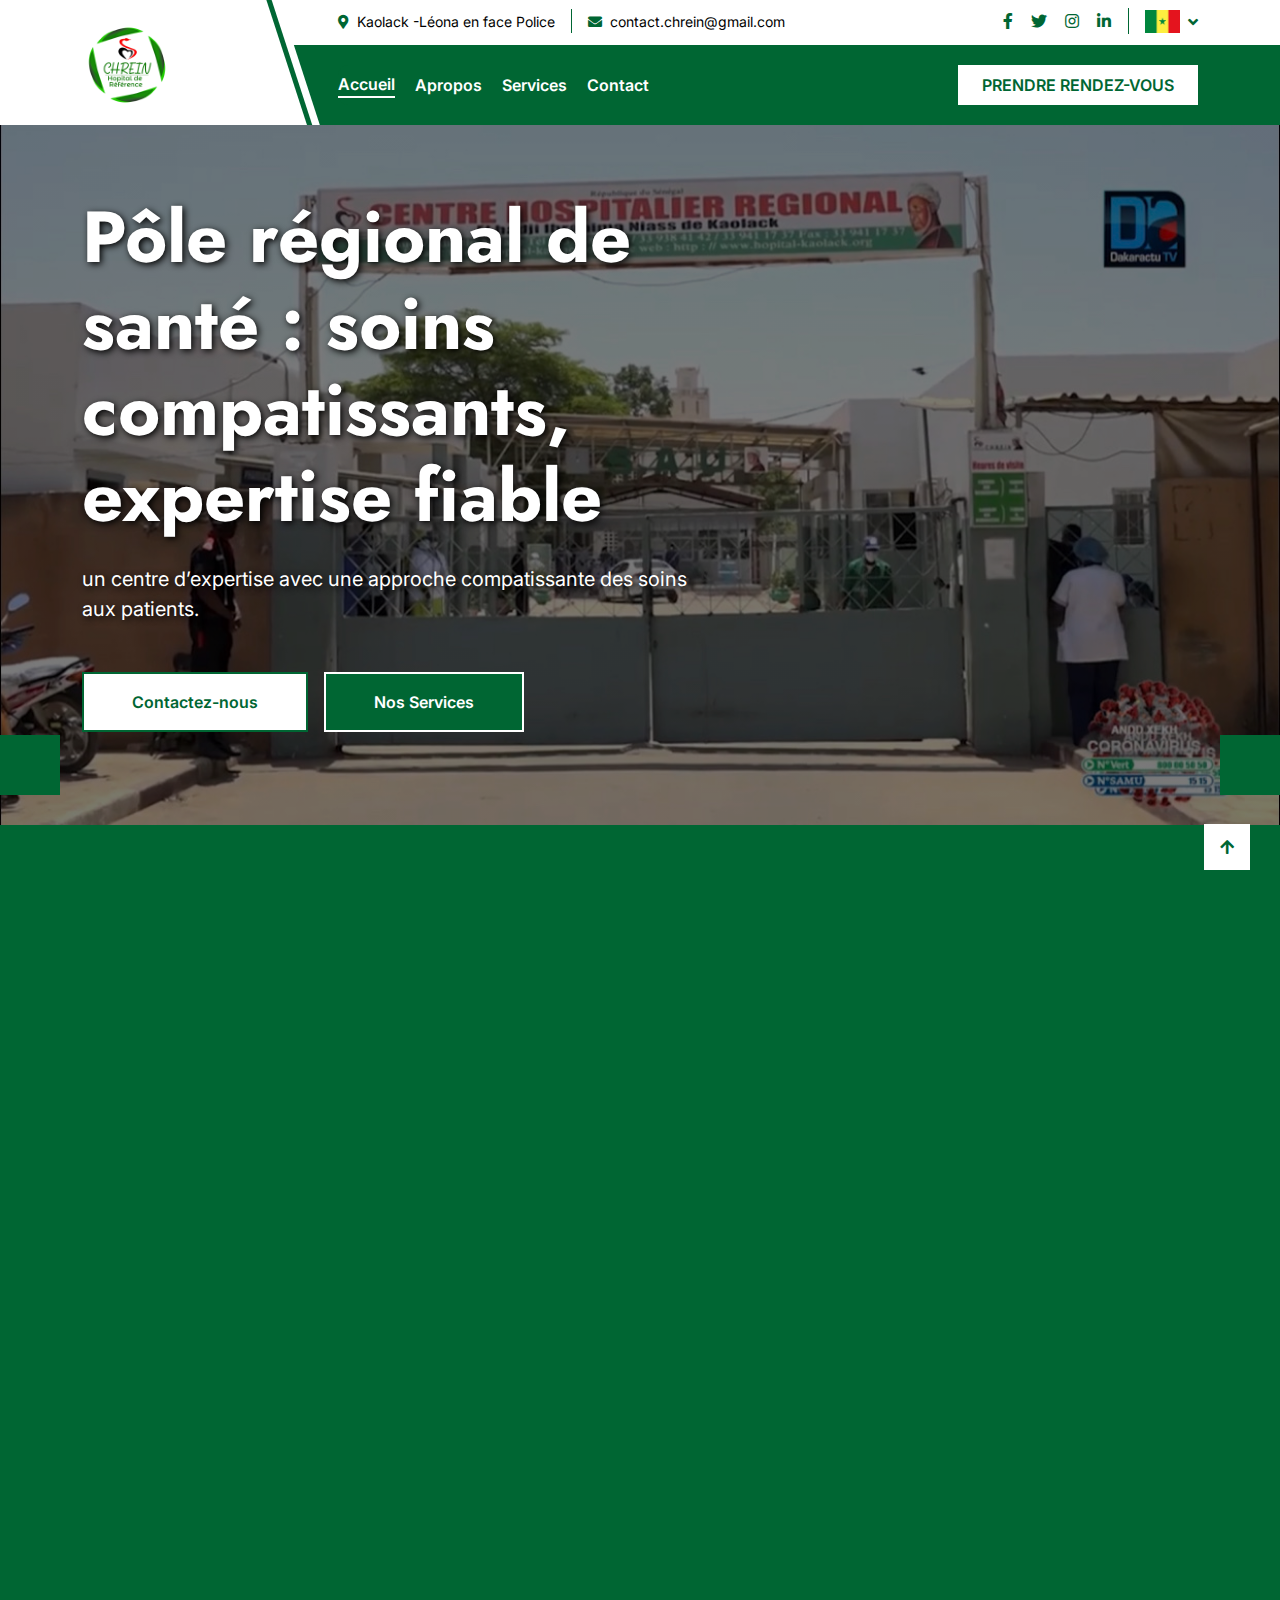
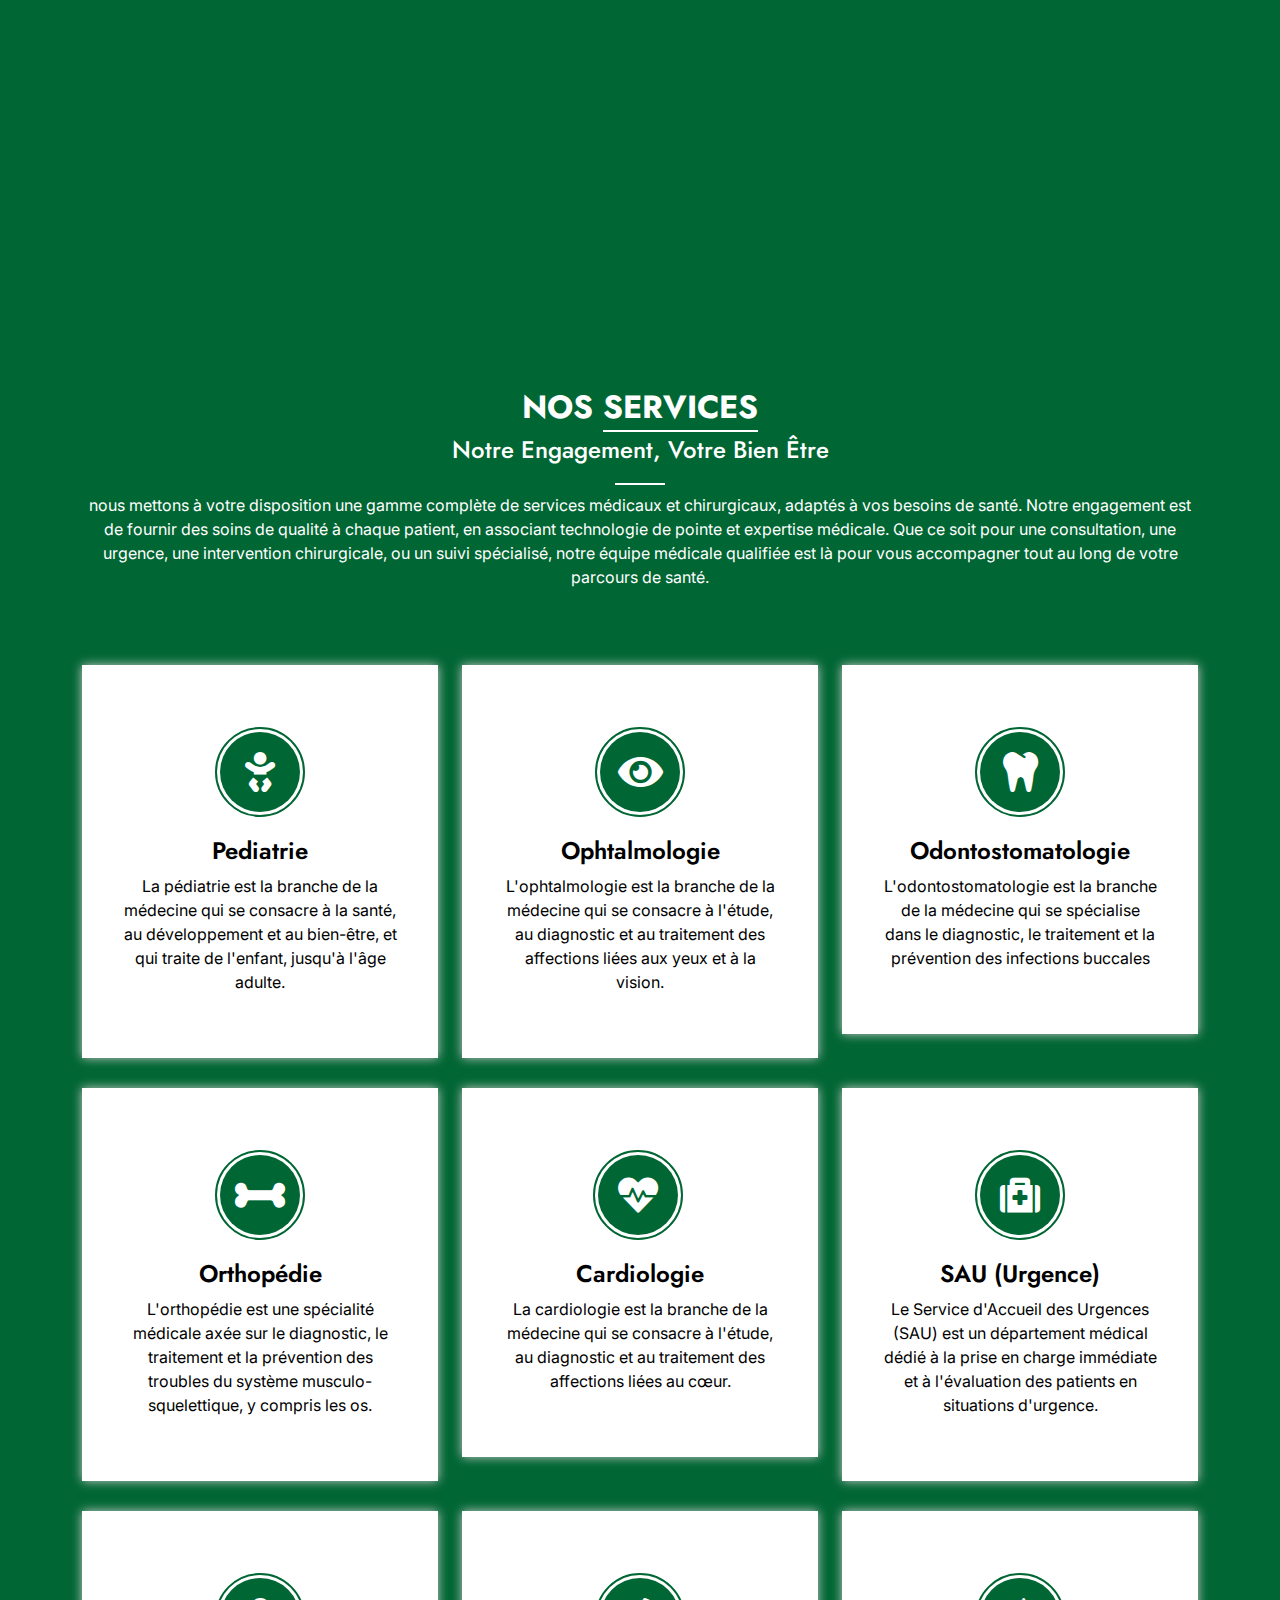
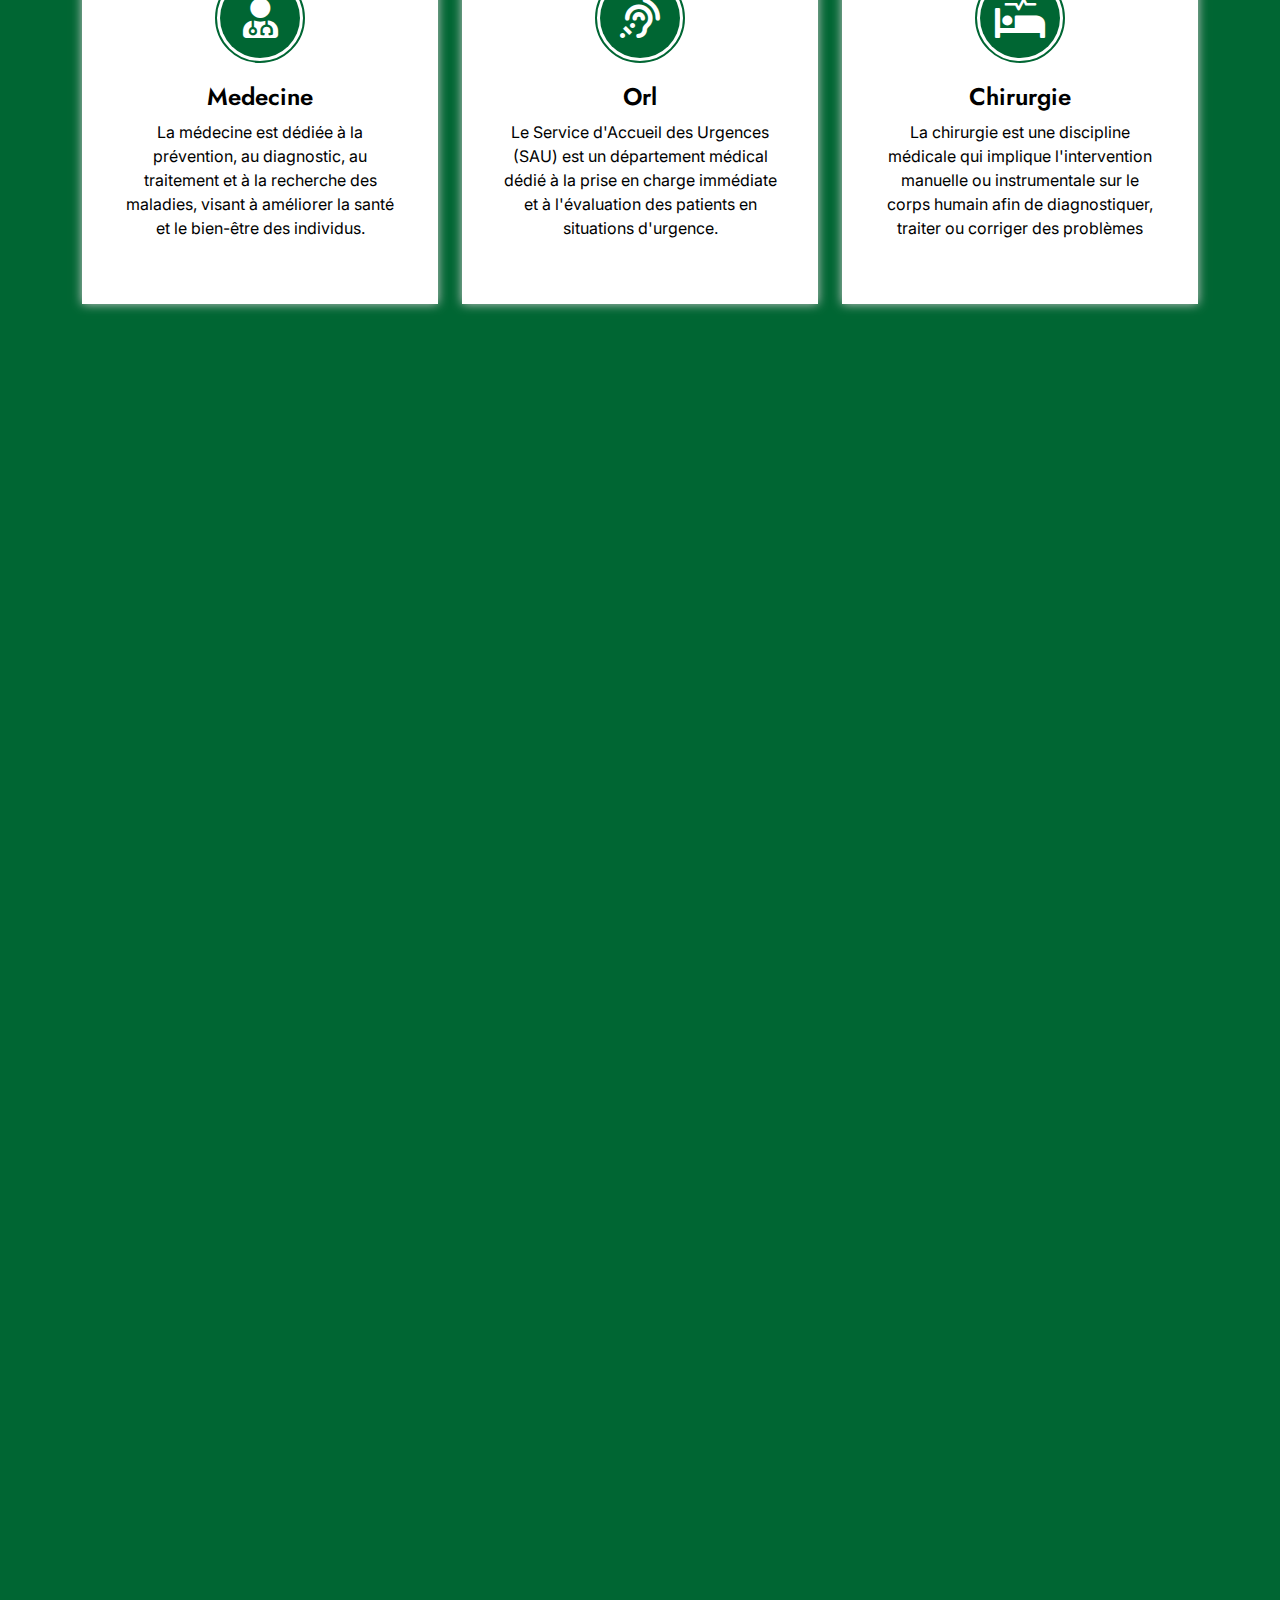
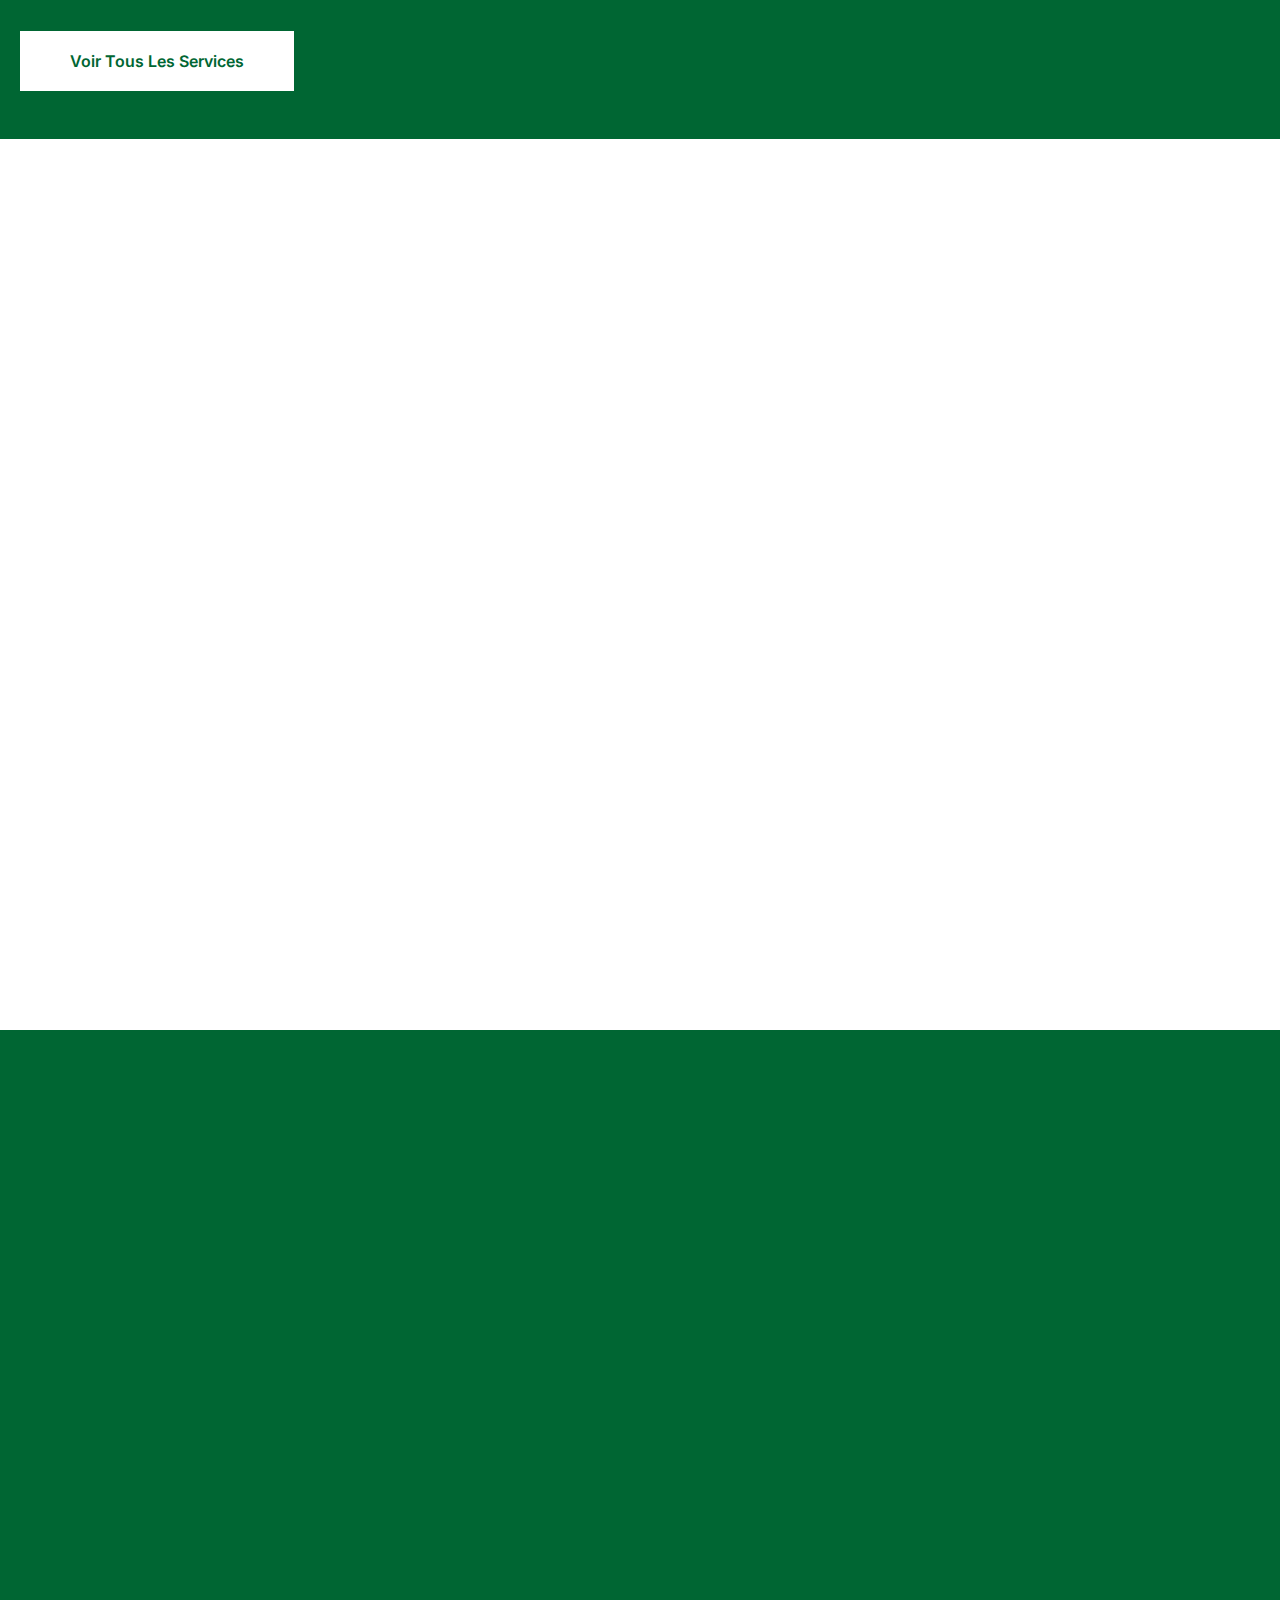
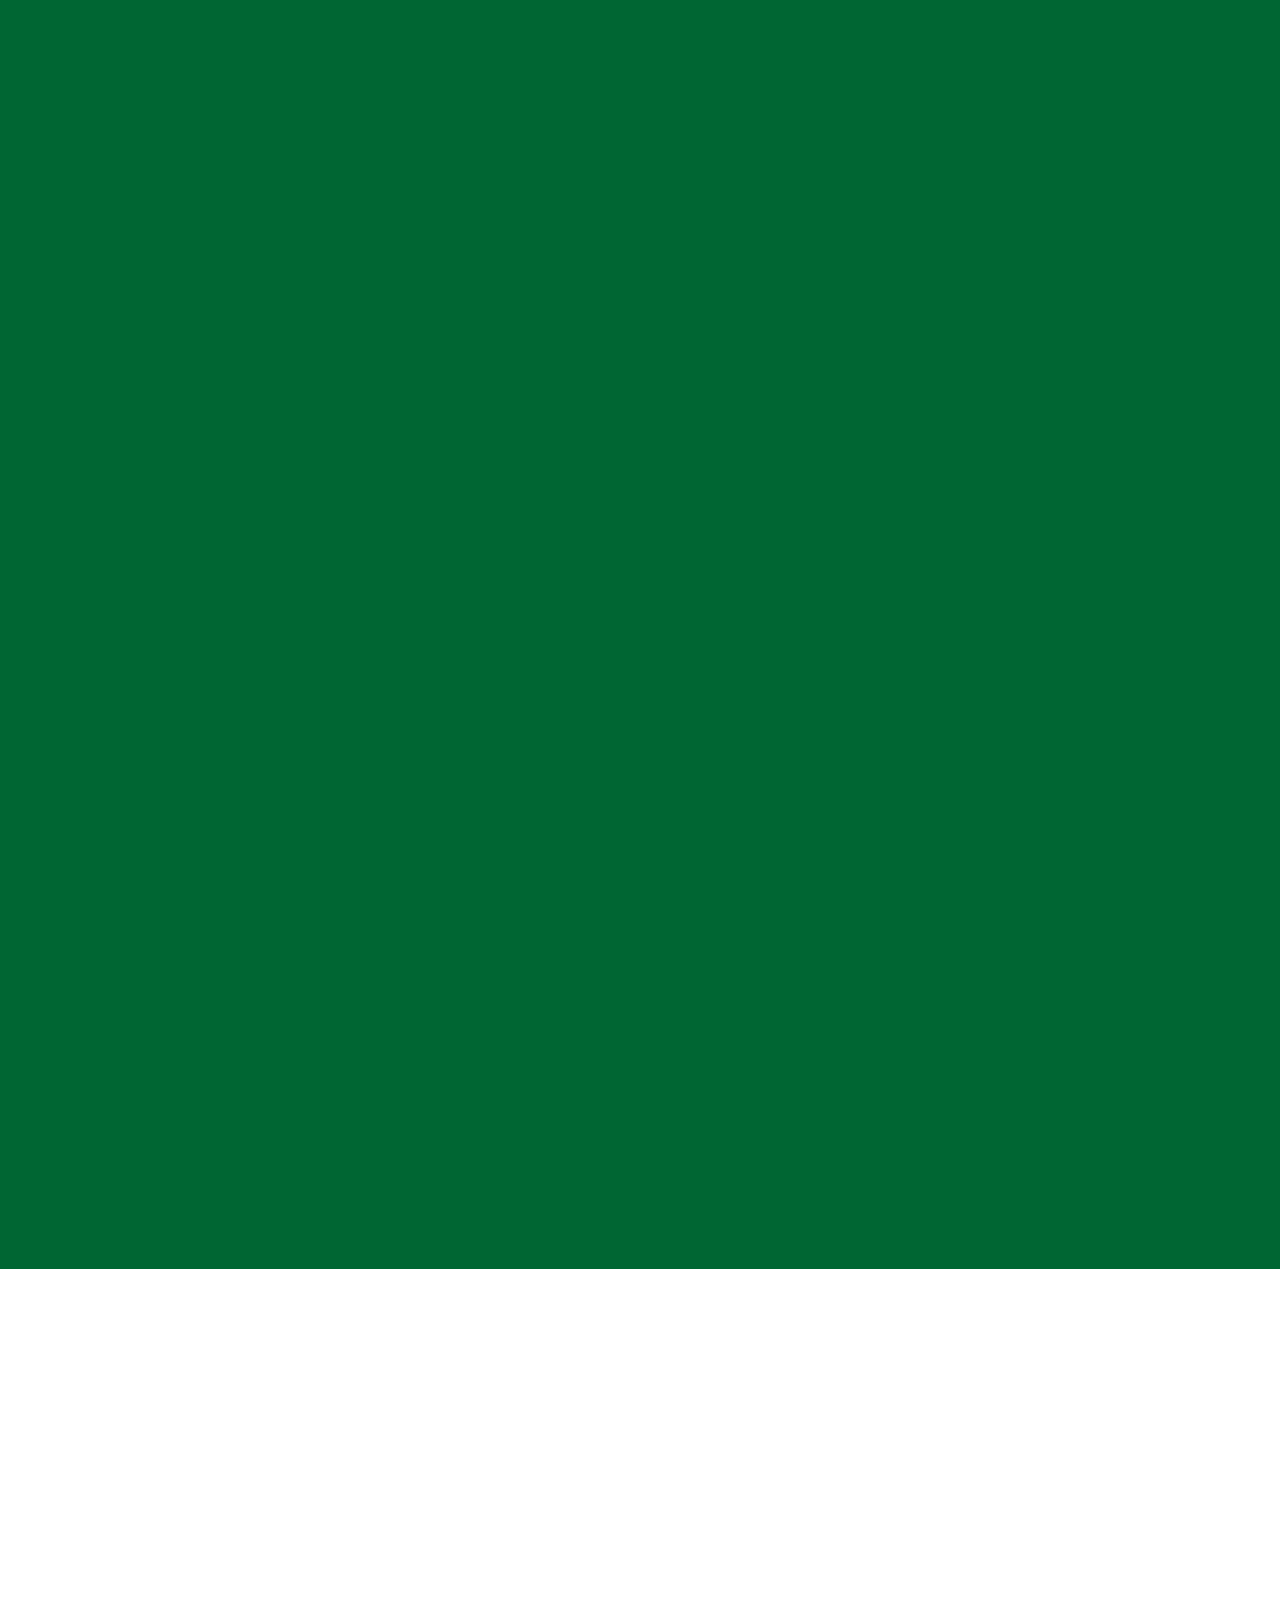
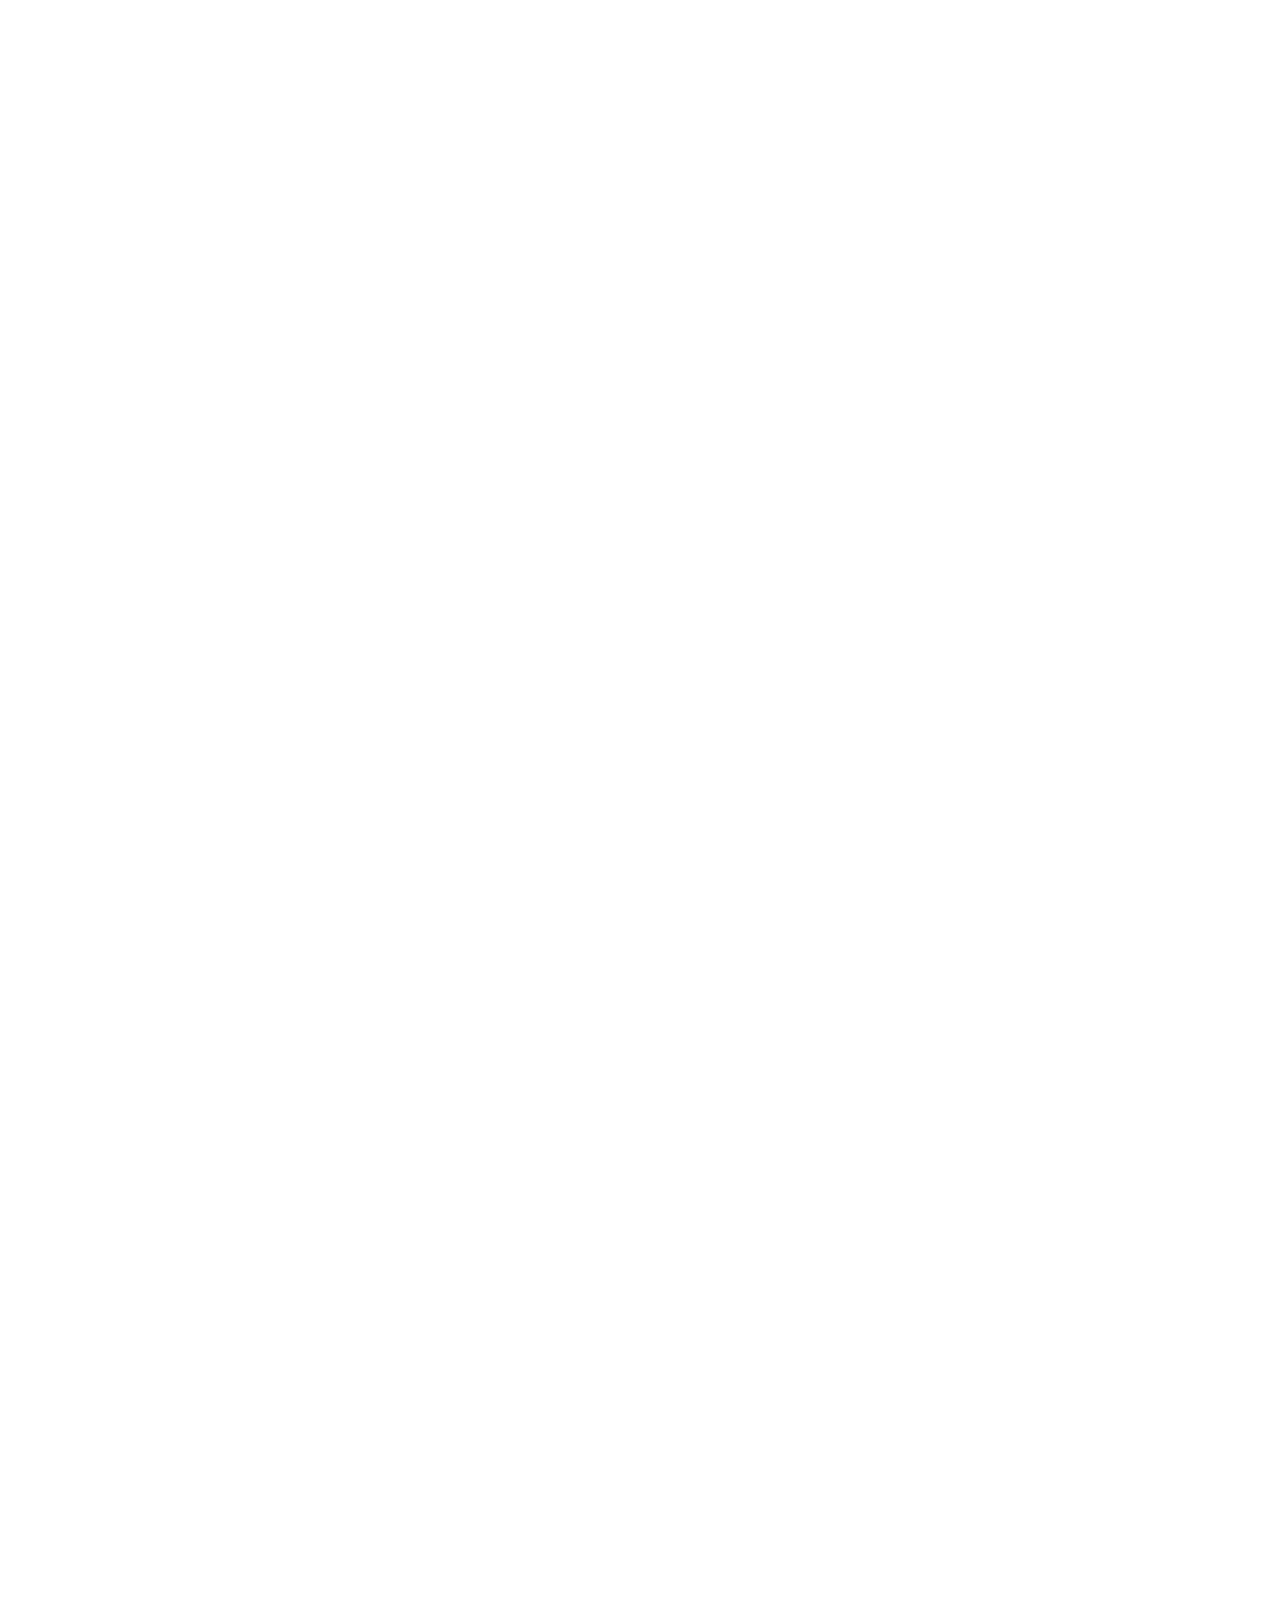
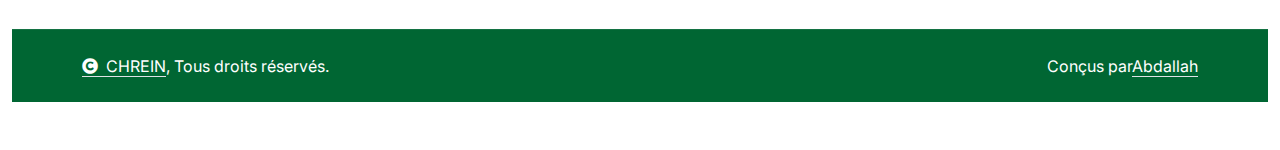
<file: index.html>
<!DOCTYPE html>
<html lang="en">

    <head>
        <meta charset="utf-8">
        <title>CHREIN/KAOLACK</title>
        <meta content="width=device-width, initial-scale=1.0" name="viewport">
        <meta content="" name="keywords">
        <meta content="" name="description">

        <link rel="preconnect" href="https://fonts.googleapis.com">
        <link rel="preconnect" href="https://fonts.gstatic.com" crossorigin>
        <link href="https://fonts.googleapis.com/css2?family=Inter:wght@100..900&family=Edu+TAS+Beginner:wght@400..700&family=Jost:ital,wght@0,100..900;1,100..900&display=swap" rel="stylesheet">

        <link rel="stylesheet" href="https://use.fontawesome.com/releases/v5.15.4/css/all.css"/>
        <link href="https://cdn.jsdelivr.net/npm/bootstrap-icons@1.4.1/font/bootstrap-icons.css" rel="stylesheet">

        <link rel="stylesheet" href="lib/animate/animate.min.css"/>
        <link href="lib/owlcarousel/assets/owl.carousel.min.css" rel="stylesheet">
        <link rel="shortcut icon" href="img/logo1.png" type="image/x-icon">


        <link href="css/bootstrap.min.css" rel="stylesheet">

        <link href="css/style.css" rel="stylesheet">
    </head>

    <body>

        <div id="spinner" class="show bg-white position-fixed translate-middle w-100 vh-100 top-50 start-50 d-flex align-items-center justify-content-center">
            <div class="spinner-border text-primary" style="width: 3rem; height: 3rem;" role="status">
                <span class="sr-only">Loading...</span>
            </div>
        </div>
        <!-- Spinner End -->

        

        <!-- Navbar & Hero Start -->
        <div class="container-fluid header-top">
            <div class="container d-flex align-items-center">
                <div class="d-flex align-items-center h-100">
                    <a href="#" class="navbar-brand" style="height: 125px;">
                        <h1 class="text-primary mb-0"><img src="img/logo.png" alt="" style="width: 90px; margin-right: 100px;margin-top: -20px;"></h1>
                        <!-- <img src="img/logo.png" alt="Logo"> -->
                    </a>
                </div>
                <div class="w-100 h-100">
                    <div class="topbar px-0 py-2 d-none d-lg-block" style="height: 45px;">
                        <div class="row gx-0 align-items-center">
                            <div class="col-lg-8 text-center text-lg-center mb-lg-0">
                                <div class="d-flex flex-wrap">
                                    <div class="border-end border-primary pe-3">
                                        <a href="#" class="text-muted small"><i class="fas fa-map-marker-alt me-2" style="color: #006633;"></i>Kaolack -Léona en face Police </a>
                                    </div>
                                    <div class="ps-3">
                                        <a href="mailto:example@gmail.com" class="text-muted small" ><i class="fas fa-envelope me-2" style="color: #006633;"></i>contact.chrein@gmail.com</a>
                                    </div>
                                </div>
                            </div>
                            <div class="col-lg-4 text-center text-lg-end">
                                <div class="d-flex justify-content-end">
                                    <div class="d-flex border-end border-primary pe-3">
                                        <a class="btn p-0 text-primary me-3" href="#" ><i class="fab fa-facebook-f" style="color:#006633"></i></a>
                                        <a class="btn p-0 text-primary me-3" href="#"><i class="fab fa-twitter" style="color:#006633"></i></a>
                                        <a class="btn p-0 text-primary me-3" href="#"><i class="fab fa-instagram" style="color:#006633"></i></a>
                                        <a class="btn p-0 text-primary me-0" href="#"><i class="fab fa-linkedin-in" style="color:#006633"></i></a>
                                    </div>
                                    <div class="dropdown ms-3">
                                        <a href="#" class="dropdown-toggle text-white" data-bs-toggle="dropdown" style="color: #006633;"><img src="img/drapeau.png" alt="" style="width: 35px;"></a>
                                    </div>
                                </div>
                            </div>
                        </div>
                    </div>
                    <div class="nav-bar px-0 py-lg-0" style="height: 80px;">
                        <nav class="navbar navbar-expand-lg navbar-light d-flex justify-content-lg-end">
                            <a href="#" class="navbar-brand-2">
                                <h1 class="text-primary mb-0"><img src="img/logo.png" alt="" style="width: 80px;"></h1>
                                <!-- <img src="img/logo.png" alt="Logo"> -->
                            </a>  
                            <button class="navbar-toggler" type="button" data-bs-toggle="collapse" data-bs-target="#navbarCollapse" style="border: 2px solid #fff;">
                                <span class="fa fa-bars" style="color: #fff;"></span>
                            </button>
                            <div class="collapse navbar-collapse" id="navbarCollapse">
                                <div class="navbar-nav mx-0 mx-lg-auto bg-white">
                                    <a href="index.html" class="nav-item nav-link active" style="color:#fff; font-weight: 600;border-bottom: 2px solid #fff;">Accueil </a>
                                    <a href="about.html" class="nav-item nav-link" style="color:#fff; font-weight: 600;"> Apropos </a>
                                    <a href="service.html" class="nav-item nav-link" style="color:#fff; font-weight: 600;"> Services </a>
                                    <a href="contact.html" class="nav-item nav-link" style="color:#fff; font-weight: 600;"> Contact </a>
                                    <div class="nav-btn ps-3">
                                        <a href="rendezvous.html" class="btn btn-primary py-2 px-4 ms-0 ms-lg-3" style="background: #fff;"> PRENDRE RENDEZ-VOUS</a>
                                    </div>
                                </div>
                            </div>
                        </nav>
                    </div>
                </div>
            </div>
        </div>
        <!-- Navbar & Hero End -->

        <!-- Modal Search Start -->
        <div class="modal fade" id="searchModal" tabindex="-1" aria-labelledby="exampleModalLabel" aria-hidden="true">
            <div class="modal-dialog modal-fullscreen">
                <div class="modal-content rounded-0">
                    <div class="modal-header">
                        <h5 class="modal-title" id="exampleModalLabel">Search by keyword</h5>
                        <button type="button" class="btn-close" data-bs-dismiss="modal" aria-label="Close"></button>
                    </div>
                    <div class="modal-body d-flex align-items-center bg-primary">
                        <div class="input-group w-75 mx-auto d-flex">
                            <input type="search" class="form-control p-3" placeholder="keywords" aria-describedby="search-icon-1">
                            <span id="search-icon-1" class="btn bg-light border nput-group-text p-3"><i class="fa fa-search"></i></span>
                        </div>
                    </div>
                </div>
            </div>
        </div>
        <!-- Modal Search End -->
         


        
        <!-- Carousel Start -->
        <div class="header-carousel owl-carousel overflow-hidden">
            <div class="header-carousel-item hero-section">
                <div class="hero-bg-half-1"></div>
                <div class="hero-shape-1"></div>
                <div class="carousel-caption">
                    <div class="container">
                        <div class="row g-4 align-items-center">
                            <div class="col-lg-7 animated fadeInLeft">
                                <div class="text-sm-center text-md-start">
                                    <h1 class="display-2 text-white mb-4" style="color: #fff; text-shadow: 2px 2px 7px #000;">Pôle régional de santé : soins compatissants, expertise fiable</h1>
                                    <p class="mb-5 fs-5" style="text-shadow: 2px 2px 7px #000;color: #fff;">un centre d’expertise avec une approche compatissante des soins aux patients. 
                                    </p>
                                    <div class="d-flex justify-content-center justify-content-md-start flex-shrink-0 mb-4">
                                        <a class="btn btn-light py-3 px-4 px-md-5 me-2" href="#" style="border: 2px solid #006633;">Contactez-nous</a>
                                        <a class="btn btn-primary py-3 px-4 px-md-5 ms-2" href="service.html" style="background-color: #006633;color: #fff;border: 2px solid #fff;">Nos Services</a>
                                    </div>
                                </div>
                            </div>
                        </div>
                    </div>
                </div>
            </div>
            <div class="header-carousel-item hero-section">
                <div class="hero-bg-half-2"></div>
                <div class="hero-shape-2"></div>
                <div class="carousel-caption">
                    <div class="container">
                        <div class="row g-4 align-items-center">
                            <div class="col-lg-7 animated fadeInLeft">
                                <div class="text-sm-center text-md-start">
                                    <!-- <h4 class="text-white text-uppercase fw-bold mb-4">Excellence, Soins, Communauté</h4> -->
                                    <h1 class="display-2 mb-4" style="color: #fff; text-shadow: 2px 2px 7px #000;">Engagé envers l'excellence en matière de soins de santé pour notre communauté</h1>
                                    <p style="color: #fff;text-shadow: 2px 2px 7px #000;" class="mb-5 fs-5">Cela souligne l'engagement de l'hôpital à fournir des soins de qualité supérieure à tous les habitants de la région. 
                                    </p>
                                    <div class="d-flex justify-content-center justify-content-md-start flex-shrink-0 mb-4">
                                        <a class="btn btn-light py-3 px-4 px-md-5 me-2" href="#" style="border: 2px solid #006633;">Contactez-nous</a>
                                        <a class="btn btn-primary py-3 px-4 px-md-5 ms-2" href="service.html" style="background-color: #006633;color: #fff;border: 2px solid #fff;">Nos Services</a>
                                    </div>
                                </div>
                            </div>
                        </div>
                    </div>
                </div>
            </div>
            <div class="header-carousel-item hero-section">
                <div class="hero-bg-half-3"></div>
                <div class="hero-shape-2"></div>
                <div class="carousel-caption">
                    <div class="container">
                        <div class="row g-4 align-items-center">
                            <div class="col-lg-7 animated fadeInLeft">
                                <div class="text-sm-center text-md-start">
                                    <!-- <h4 class="text-white text-uppercase fw-bold mb-4">Current Electricity Services</h4> -->
                                    <h1 class="display-2  mb-4" style="color: #fff; text-shadow: 2px 2px 7px #000;">Votre santé, notre priorité : des soins avancés près de chez vous</h1>
                                    <p class="mb-5 fs-5" style="color: #fff;text-shadow: 2px 2px 7px #000;">Souligne la proximité et l’importance de fournir des services médicaux avancés au niveau local.

                                    </p>
                                    <div class="d-flex justify-content-center justify-content-md-start flex-shrink-0 mb-4">
                                        <a class="btn btn-light py-3 px-4 px-md-5 me-2" href="#" style="border: 2px solid #006633;">Contactez-nous</a>
                                        <a class="btn btn-primary py-3 px-4 px-md-5 ms-2" href="service.html" style="background-color: #006633;color: #fff;border: 2px solid #fff;">Nos Services</a>
                                    </div>
                                </div>
                            </div>
                        </div>
                    </div>
                </div>
            </div>
        </div>
        <!-- Carousel End -->


        <!-- About Start -->
        <div class="container-fluid about py-5">
            <div class="container py-5">
                <div class="row g-5">
                    <div class="col-lg-7 wow fadeInLeft" data-wow-delay="0.2s">
                        <div class="h-100">
                            <h4 class="text-primary">Mot du Directeur</h4>
                            <h1 class="display-4 mb-4" style="text-shadow: 1px 1px 3px #000; font-size: 25px;">Docteur GUEYE</h1>
                           
                            <p class="mb-4" style="font-size: 13px;text-align: justify;">
                                Je suis profondément honoré d’avoir été nommé à la tête du Centre Hospitalier Régional El Hadji Ibrahima Niass (CHREIN). J’adresse mes sincères remerciements aux plus hautes autorités de l’État pour la confiance qu’elles ont bien voulu placer en moi. Cette marque de considération m’engage pleinement. Je tiens également à exprimer ma gratitude à toutes celles et tous ceux qui, de près ou de loin, ont contribué à cette nomination. 
                                <br>

                                En accédant à la direction du CHREIN, je tiens à saluer le travail remarquable accompli par celles et ceux qui m'ont précédé. Chacun, dans un contexte particulier, a su apporter sa pierre à l’édifice, avec le soutien précieux de l’État, du Ministère de la Santé et de l’Action Sociale (MSAS), du Conseil Départemental de Kaolack, ainsi que des Partenaires Techniques et Financiers.
                                <br>
                                
                                À travers ce site internet — une première pour notre établissement — je m’engage avec détermination à mériter cette confiance, dans l’intérêt des populations de la region de Kaolack, mais également de la commune de Kaolack.
                                <br>
                                <br>
                                
                                <span style="color: #fff;font-size: 18px;padding: 14px 0;">Bienvenue à l’Hôpital Régional de Kaolack !</span>
                                <br>                                
                                Nous sommes fiers d’être un établissement de santé de référence, offrant des services de qualité à notre communauté depuis de nombreuses années. Notre équipe de professionnels dévoués met tout en œuvre pour assurer des soins personnalisés et attentifs, avec une approche centrée sur le patient. Nous proposons un large éventail de services, allant des soins d’urgence aux soins de longue durée, en passant par la chirurgie, l’imagerie médicale et bien d’autres spécialités.
                            </p>
                            <a class="btn btn-primary py-3 px-4 px-md-5 ms-2" href="about.html" style="background: #fff;border: 2px solid white;">Lire Plus....</a>
                        </div>
                    </div>
                    <div class="col-lg-5 wow fadeInRight" data-wow-delay="0.2s">
                        <div class="position-relative h-100">
                            <img src="img/directeur de l'hopital.jpg" class="img-fluid w-100 h-100" style="object-fit: cover;" alt="">
                            <div class="bg-white">
                                <div class="position-absolute pt-3 bg-white" style="width: 30%; left: 0; bottom: 0;">
                                    <div class="p-4" style="background: #fff;">
                                        <h4 class="display-2 mb-0" style="color: #006633; font-size: 16px;">+50</h4>
                                        <p style="color: #006633; font-size: 12px; text-align: left;">ans <br> d'expériences</p>
                                    </div>
                                </div>
                                <div class="position-absolute p-3 bg-white pb-0 pe-0" style="width: 20%; bottom: 0; right: 0;">
                                    <img src="img/logo.png" class="img-fluid" alt="" style=" background: #fff;">
                                </div>
                            </div>
                        </div>
                    </div>
                </div>
            </div>
        </div>
        <!-- About End -->


        <!-- Banner Start -->
         <div class="container-fluid banner py-5 wow zoomIn" data-wow-delay="0.2s">
            <div class="banner-design-1"></div>
            <div class="banner-design-2"></div>
            <div class="container py-5">
                <div class="row g-5">
                    <div class="col-lg-8">
                        <div class="">
                            <h4 class="text-white">Rejoignez-nous</h4>
                            <h1 class="display-4 text-white mb-0" style="text-shadow: 1px 1px 4px #000;">N'attendez pas que votre état de santé s'aggrave.</h1>
                        </div>
                    </div>
                    <div class="col-lg-4">
                        <div class="d-flex align-items-center justify-content-lg-end h-100">
                            <a class="btn btn-primary py-3 px-4 px-md-5 ms-2" href="rendezvous.html" style="background: #fff; border: 2px solid #006633;">PRENDRE RENDEZ-VOUS</a>
                        </div>
                    </div>
                </div>
            </div>
         </div>
        <!-- Banner End -->


        <!-- Services Start medical -->
    <section class="we-offer-area text-center" style="background-color: #006633;">
            <div class="container">
                <div class="row">
                    <div class="col-md-12">
                        <div class="site-heading text-center">
                            <h2>Nos <span>Services</span></h2>
                            <h4>Notre engagement, votre bien être</h4>
                            <p>
                                nous mettons à votre disposition une gamme complète de services médicaux et chirurgicaux, adaptés à vos besoins de santé. Notre engagement est de fournir des soins de qualité à chaque patient, en associant technologie de pointe et expertise médicale. Que ce soit pour une consultation, une urgence, une intervention chirurgicale, ou un suivi spécialisé, notre équipe médicale qualifiée est là pour vous accompagner tout au long de votre parcours de santé.
                            </p>
                        </div>
                    </div>
                </div>
                    <div class="row our-offer-items less-carousel">
                        <!-- Single Item -->
                        <div class="col-md-4 col-sm-6 equal-height">
                            <div class="item">
                                <!-- <i class="fas fa-pen-fancy"></i> -->
                                <i class="fa fa-baby"></i>
                                <h4>Pediatrie</h4>
                                <p>
                                    La pédiatrie est la branche de la médecine qui se consacre à la santé, au développement et au bien-être, et qui traite de l'enfant, jusqu'à l'âge adulte.
                                </p>
                            </div>
                        </div>
                        <!-- End Single Item -->
    
                        <!-- Single Item -->
                        <div class="col-md-4 col-sm-6 equal-height">
                            <div class="item">
                                <i class="fa fa-eye"></i>
                                <h4>Ophtalmologie</h4>
                                <p>
                                    L'ophtalmologie est la branche de la médecine qui se consacre à l'étude, au diagnostic et au traitement des affections liées aux yeux et à la vision. 
                                </p>
                            </div>
                        </div>
                        <!-- End Single Item -->
    
                        <!-- Single Item -->
                        <div class="col-md-4 col-sm-6 equal-height">
                            <div class="item">
                                <i class="fa fa-tooth"></i>
                                <h4>Odontostomatologie</h4>
                                <p>
                                    L'odontostomatologie est la branche de la médecine qui se spécialise dans le diagnostic, le traitement et la prévention des infections buccales 
                                </p>
                            </div>
                        </div>
                        <!-- End Single Item -->
    
                        <!-- Single Item -->
                        <div class="col-md-4 col-sm-6 equal-height">
                            <div class="item">
                                <!-- <i class="fas fa-tachometer-alt"></i> -->
                                <i class="fas fa-bone"></i>
                                <h4>Orthopédie</h4>
                                <p>
                                    L'orthopédie est une spécialité médicale axée sur le diagnostic, le traitement et la prévention des troubles du système musculo-squelettique, y compris les os.
                                </p>
                            </div>
                        </div>
                        <!-- End Single Item -->
    
                        <!-- Single Item -->
                        <div class="col-md-4 col-sm-6 equal-height">
                            <div class="item">
                                <i class="fa fa-heartbeat"></i>. 
                                <h4>Cardiologie</h4>
                                <p>
                                    La cardiologie est la branche de la médecine qui se consacre à l'étude, au diagnostic et au traitement des affections liées au cœur.
                                </p>
                            </div>
                        </div>
                        <!-- End Single Item -->
    
                        <!-- Single Item -->
                        <div class="col-md-4 col-sm-6 equal-height">
                            <div class="item">
                                <i class="fa fa-medkit"></i>
                                <h4>SAU (Urgence)</h4>
                                <p>
                                    Le Service d'Accueil des Urgences (SAU) est un département médical dédié à la prise en charge immédiate et à l'évaluation des patients en situations d'urgence. 
                                </p>
                            </div>
                        </div>
                        <!-- End Single Item -->
                        <!-- Single Item -->
                        <div class="col-md-4 col-sm-6 equal-height">
                            <div class="item">
                                <i class="fa fa-user-md"></i>
                                <h4>Medecine</h4>
                                <p>
                                    La médecine est dédiée à la prévention, au diagnostic, au traitement et à la recherche des maladies, visant à améliorer la santé et le bien-être des individus.
                                </p>
                            </div>
                        </div>
                        <!-- End Single Item -->
                        <!-- Single Item -->
                        <div class="col-md-4 col-sm-6 equal-height">
                            <div class="item">
                                <i class="fa fa-listen"></i>
                                <h4>Orl</h4>
                                <p>
                                    Le Service d'Accueil des Urgences (SAU) est un département médical dédié à la prise en charge immédiate et à l'évaluation des patients en situations d'urgence. 
                                </p>
                            </div>
                        </div>
                        <!-- End Single Item -->
                        <!-- Single Item -->
                        <div class="col-md-4 col-sm-6 equal-height">
                            <div class="item">
                                <i class="fas fa-procedures"></i>
                                <h4>Chirurgie</h4>
                                <p>
                                    La chirurgie est une discipline médicale qui implique l'intervention manuelle ou instrumentale sur le corps humain afin de diagnostiquer, traiter ou corriger des problèmes  
                                </p>
                            </div>
                        </div>
                        <!-- End Single Item -->
                    </div>
            </div>
    </section>
        <!-- Services End medical-->
                 <!-- services administratif start -->
                 <div class="container-fluid team pb-5">
                    <div class="container pb-5">
                        <div class="d-flex flex-column mx-auto text-center mb-5 wow fadeInUp" data-wow-delay="0.2s" style="max-width: 800px;">
                            <h4 class="text-primary">Nos Services Administratifs</h4>
                            <h1 class="display-4 mb-4">Faites connaissance avec nos services administratifs et les personnes qui les dirigent.</h1>
                        </div>
                        <div class="row g-4">
                            <div class="col-md-6 col-lg-3 wow fadeInUp" data-wow-delay="0.8s">
                                <div class="team-item">
                                    <div class="team-img">
                                        <img src="img/IMG-20250317-WA0098.jpg" class="img-fluid w-100" alt="">
                                        
                                    </div>
                                    <div class="team-content bg-light text-center p-4">
                                        <h4 style="color:#000;">Mme Aminata Mbodji</h4>
                                        <p class="mb-0" style="color:#000;">Chef Service Administratif et Financier</p>
                                    </div>
                                </div>
                            </div>
                            <div class="col-md-6 col-lg-3 wow fadeInUp" data-wow-delay="0.2s">
                                <div class="team-item">
                                    <div class="team-img">
                                        <img src="img/IMG-20250317-WA0095.jpg" class="img-fluid w-100" alt="">
                                        
                                    </div>
                                    <div class="team-content bg-light text-center p-4">
                                        <h4 style="color:#000;">Mme Aissatou Ndong</h4>
                                        <p class="mb-0" style="color:#000;">Service Commercial / Journaliste</p>
                                    </div>
                                </div>
                            </div>
                            <div class="col-md-6 col-lg-3 wow fadeInUp" data-wow-delay="0.4s">
                                <div class="team-item">
                                    <div class="team-img">
                                        <img src="img/IMG-20250317-WA0096.jpg" class="img-fluid w-100" alt="">
                                        
                                    </div>
                                    <div class="team-content bg-light text-center p-4">
                                        <h4 style="color:#000;">Cheikh Tidiane Khouma</h4>
                                        <p class="mb-0" style="color:#000;">Chef de Division Informatique</p>
                                    </div>
                                </div>
                            </div>
                            <div class="col-md-6 col-lg-3 wow fadeInUp" data-wow-delay="0.6s">
                                <div class="team-item">
                                    <div class="team-img">
                                        <img src="img/IMG-20250317-WA0097.jpg" class="img-fluid w-100" alt="">
                                        
                                    </div>
                                    <div class="team-content bg-light text-center p-4">
                                        <h4 style="color:#000;">Mme Barry (Anta Dieye)</h4>
                                        <p class="mb-0" style="color:#000;">Chef de Contrôle de Gestion</p>
                                    </div>
                                </div>
                            </div>
                            
                            <div class="col-md-6 col-lg-3 wow fadeInUp" data-wow-delay="0.8s">
                                <div class="team-item">
                                    <div class="team-img">
                                        <img src="img/IMG-20250317-WA0099.jpg" class="img-fluid w-100" alt="">
                                        
                                    </div>
                                    <div class="team-content bg-light text-center p-4">
                                        <h4 style="color:#000;">M. Baye Omar Thiam</h4>
                                        <p class="mb-0" style="color:#000;">Chef de Services des Ressources Humaines</p>
                                    </div>
                                </div>
                            </div>
                        </div>
                    </div>
                    <a class="btn btn-primary py-3 px-4 px-md-5 ms-2" href="service.html" style="background: #fff;border: 2px solid white;">Voir Tous Les Services</a>
                 </div>
                <!-- services adùinistratif end -->

        <!-- Projects Start -->
        <div class="container-fluid projects bg-light py-5">
            <div class="container py-5">
                <div class="row g-5">
                    <div class="col-lg-5 wow fadeInLeft" data-wow-delay="0.2s">
                        <div>
                            <h4 class="text-primary">Les activités</h4>
                            <h1 class="display-4 mb-4" style="color: #006633;">Nos activités quotidiennes</h1>
                            <p class="mb-5" style="color: #006633;">Ces activités sont essentielles pour assurer un fonctionnement optimal et répondre aux besoins des patients.</p>
                            <ul class="nav">
                                <li class="nav-item bg-white mb-4 w-100">
                                    <a class="d-flex align-items-center h4 mb-0 p-3 active" data-bs-toggle="pill" href="#ProjectsTab-1">
                                        <div class="projects-icon btn-md-square bg-primary text-white me-3"><span class="fa fa-user-md" style="color: #006633;"></span></div><span style="color: #fff;">Consultations médicales</span>
                                    </a>
                                </li>
                                <li class="nav-item bg-white mb-4 w-100">
                                    <a class="d-flex align-items-center h4 mb-0 p-3" data-bs-toggle="pill" href="#ProjectsTab-2">
                                        <div class="projects-icon btn-md-square bg-primary text-white me-3"><span class="fa fa-user-md" style="color: #006633;"></span></div><span style="color: #fff;">Interventions chirurgicales</span>
                                    </a>
                                </li>
                                <li class="nav-item bg-white mb-4 w-100">
                                    <a class="d-flex align-items-center h4 mb-0 p-3" data-bs-toggle="pill" href="#ProjectsTab-3">
                                        <div class="projects-icon btn-md-square bg-primary text-white me-3"><span class="fa fa-user-md" style="color: #006633;"></span></div><span style="color: #fff;">Soins infirmiers et hospitalisation</span>
                                    </a>
                                </li>
                                <li class="nav-item bg-white mb-4 w-100">
                                    <a class="d-flex align-items-center h4 mb-0 p-3" data-bs-toggle="pill" href="#ProjectsTab-4">
                                        <div class="projects-icon btn-md-square bg-primary text-white me-3"><span class="fa fa-user-md" style="color: #006633;"></span></div><span style="color: #fff;">Urgences médicales</span>
                                    </a>
                                </li>
                            </ul>
                        </div>
                    </div>
                    <div class="col-lg-7 wow fadeInRight" data-wow-delay="0.2s">
                        <div class="tab-content">
                            <div id="ProjectsTab-1" class="tab-pane fade show p-0 active">
                                <div class="projects-item">
                                    <img src="img/industrial-1.jpg" class="img-fluid w-100" alt="">
                                    <div class="projects-content bg-white p-4">
                                        <h4 class="mb-3">Consultations médicales</h4>
                                        <p class="mb-4"> Des consultations avec divers spécialistes (médecins généralistes, pédiatres, cardiologues, etc.) sont organisées quotidiennement pour diagnostiquer et traiter les patients.
                                        </p>
                                        <a class="btn py-2 px-4" href="#" style="background: #fff; color: #006633;">Lire plus</a>
                                    </div>
                                </div>
                            </div>
                            <div id="ProjectsTab-2" class="tab-pane fade show p-0">
                                <div class="projects-item">
                                    <img src="img/industrial-2.jpg" class="img-fluid w-100" alt="">
                                    <div class="projects-content bg-white p-4">
                                        <h4 class="mb-3">Interventions chirurgicales</h4>
                                        <p class="mb-4">L’hôpital effectue régulièrement des opérations chirurgicales programmées ou d’urgence, allant des petites interventions à des chirurgies complexes.
                                        </p>
                                        <a class="btn py-2 px-4" href="#" style="background: #fff; color: #006633;">Lire plus</a>
                                    </div>
                                </div>
                            </div>
                            <div id="ProjectsTab-3" class="tab-pane fade show p-0">
                                <div class="projects-item">
                                    <img src="img/commercial-1.jpg" class="img-fluid w-100" alt="">
                                    <div class="projects-content bg-white p-4">
                                        <h4 class="mb-3">Soins infirmiers et hospitalisation</h4>
                                        <p class="mb-4">Le personnel infirmier assure la prise en charge des patients hospitalisés en prodiguant des soins, surveillant l’état de santé, et administrant les traitements prescrits.
                                        </p>
                                        <a class="btn py-2 px-4" href="#" style="background: #fff; color: #006633;">Lire plus</a>
                                    </div>
                                </div>
                            </div>
                            <div id="ProjectsTab-4" class="tab-pane fade show p-0">
                                <div class="projects-item">
                                    <img src="img/commercial-2.jpg" class="img-fluid w-100" alt="">
                                    <div class="projects-content bg-white p-4">
                                        <h4 class="mb-4">Urgences médicales</h4>
                                        <p class="mb-4">L’unité d’urgence est active 24h/24 pour répondre rapidement aux situations critiques, traitant les patients qui nécessitent une attention médicale immédiate.
                                        </p>
                                        <a class="btn py-2 px-4" href="#" style="background: #fff; color: #006633;">Lire plus</a>
                                    </div>
                                </div>
                            </div>
                        </div>
                    </div>
                </div>
            </div>
        </div>
        <!-- Projects End -->


        <!-- Blog Start -->
         <div class="container-fluid blog py-5">
            <div class="container py-5">
                <div class="d-flex flex-column mx-auto text-center mb-5 wow fadeInUp" data-wow-delay="0.2s" style="max-width: 800px;">
                    <h4 class="text-primary">Evenements</h4>
                    <h1 class="display-4 mb-4">Evenements ou Journées</h1>
                    <p class="mb-0">Ces événements permettent à l’hôpital de renforcer son engagement envers la santé publique tout en éduquant et en aidant la communauté.
                    </p>
                </div>
                <div class="row g-4">
                    <div class="col-lg-4 wow fadeInUp" data-wow-delay="0.2s">
                        <div class="blog-item">
                            <div class="blog-img">
                                <img src="img/commercial-4.jpg" class="img-fluid w-100" alt="">
                            </div>
                            <div class="blog-heading ms-4">
                                <a href="#" class="h4 mb-0 p-4">Journée de la Santé Publique</a>
                            </div>
                            <div class="blog-content bg-light p-4">
                                <div class="d-flex justify-content-between mb-4">
                                    <p class="mb-0 small" style="color: #000;"><i class="fa fa-calendar me-2"></i> 12 Décembre 2023</p>
                                    <p class="mb-0 small" style="color: #000;"><i class="fa fa-tag me-2"></i> Journée réussi</p>
                                </div>
                                <p class="mb-4" style="color: #000;">Organisée pour sensibiliser la population sur des thèmes importants tels que la prévention des maladies, la vaccination, et l'hygiène de vie.
                                </p>
                                <a class="btn py-2 px-4" href="#" style="background: #006633;">Voir plus...</a>
                            </div>
                        </div>
                    </div>
                    <div class="col-lg-4 wow fadeInUp" data-wow-delay="0.4s">
                        <div class="blog-item">
                            <div class="blog-img">
                                <img src="img/commercial-5.jpg" class="img-fluid w-100" alt="">
                            </div>
                            <div class="blog-heading ms-4">
                                <a href="#" class="h4 mb-0 p-4">Campagne de Don du Sang </a>
                            </div>
                            <div class="blog-content bg-light p-4">
                                <div class="d-flex justify-content-between mb-4">
                                    <p class="mb-0 small" style="color: #000;"><i class="fa fa-calendar me-2"></i> 15 Mars 2024</p>
                                    <p class="mb-0 small" style="color: #000;"><i class="fa fa-tag me-2"></i> plus de 100 enregistrements</p>
                                </div>
                                <p class="mb-4" style="color: #000;">Une journée dédiée à la collecte de sang pour les patients ayant besoin de transfusions, souvent en collaboration avec des centres de don de sang.
                                </p>
                                <a class="btn py-2 px-4" href="#" style="background: #006633;">Voir plus...</a>
                            </div>
                        </div>
                    </div>
                    <div class="col-lg-4 wow fadeInUp" data-wow-delay="0.6s">
                        <div class="blog-item">
                            <div class="blog-img">
                                <img src="img/commercial-3.jpg" class="img-fluid w-100" alt="">
                            </div>
                            <div class="blog-heading ms-4">
                                <a href="#" class="h4 mb-0 p-4">Journée de la Lutte contre le Cancer </a>
                            </div>
                            <div class="blog-content bg-light p-4">
                                <div class="d-flex justify-content-between mb-4">
                                    <p class="mb-0 small" style="color: #000;"><i class="fa fa-calendar me-2"></i> 15 Octobre 2022</p>
                                    <p class="mb-0 small" style="color: #000;"><i class="fa fa-tag me-2"></i> Présence des autorités</p>
                                </div>
                                <p class="mb-4" style="color: #000;">Événements de sensibilisation et dépistage gratuits, en particulier pour des maladies comme le cancer du sein (Octobre Rose) ou le cancer de la prostate.
                                </p>
                                <a class="btn py-2 px-4" href="#" style="background: #006633;">Voir plus...</a>
                            </div>
                        </div>
                    </div>
                </div>
            </div>
         </div>
        <!-- Blog End -->

        <!-- Team Start -->
         <div class="container-fluid team pb-5">
            <div class="container pb-5">
                <div class="d-flex flex-column mx-auto text-center mb-5 wow fadeInUp" data-wow-delay="0.2s" style="max-width: 800px;">
                    <h4 class="text-primary">Nos médecins</h4>
                    <h1 class="display-4 mb-4">Quelques médecins et leurs spécialités</h1>
                    <p class="mb-0">nous sommes fiers de vous présenter quelques membre de notre équipe de médecins dévoués et hautement qualifiés
                    </p>
                </div>
                <div class="row g-4">
                    <div class="col-md-6 col-lg-3 wow fadeInUp" data-wow-delay="0.2s">
                        <div class="team-item">
                            <div class="team-img">
                                <img src="img/team-1.jpg" class="img-fluid w-100" alt="">
                                <div class="team-icon">
                                    <a class="btn btn-square btn-primary mb-2" href=""><i class="fab fa-facebook-f"></i></a>
                                    <a class="btn btn-square btn-primary mb-2" href=""><i class="fab fa-twitter"></i></a>
                                    <a class="btn btn-square btn-primary mb-2" href=""><i class="fab fa-instagram"></i></a>
                                    <a class="btn btn-square btn-primary mb-2" href=""><i class="fab fa-linkedin-in"></i></a>
                                </div>
                            </div>
                            <div class="team-content bg-light text-center p-4">
                                <h4 style="color:#000;">Dr Gueye</h4>
                                <p class="mb-0" style="color:#000;">Urologue</p>
                            </div>
                        </div>
                    </div>
                    <div class="col-md-6 col-lg-3 wow fadeInUp" data-wow-delay="0.4s">
                        <div class="team-item">
                            <div class="team-img">
                                <img src="img/team-2.jpg" class="img-fluid w-100" alt="">
                                <div class="team-icon">
                                    <a class="btn btn-square btn-primary mb-2" href=""><i class="fab fa-facebook-f"></i></a>
                                    <a class="btn btn-square btn-primary mb-2" href=""><i class="fab fa-twitter"></i></a>
                                    <a class="btn btn-square btn-primary mb-2" href=""><i class="fab fa-instagram"></i></a>
                                    <a class="btn btn-square btn-primary mb-2" href=""><i class="fab fa-linkedin-in"></i></a>
                                </div>
                            </div>
                            <div class="team-content bg-light text-center p-4">
                                <h4 style="color:#000;">Dr Fall</h4>
                                <p class="mb-0" style="color:#000;">Dentiste</p>
                            </div>
                        </div>
                    </div>
                    <div class="col-md-6 col-lg-3 wow fadeInUp" data-wow-delay="0.6s">
                        <div class="team-item">
                            <div class="team-img">
                                <img src="img/team-3.jpg" class="img-fluid w-100" alt="">
                                <div class="team-icon">
                                    <a class="btn btn-square btn-primary mb-2" href=""><i class="fab fa-facebook-f"></i></a>
                                    <a class="btn btn-square btn-primary mb-2" href=""><i class="fab fa-twitter"></i></a>
                                    <a class="btn btn-square btn-primary mb-2" href=""><i class="fab fa-instagram"></i></a>
                                    <a class="btn btn-square btn-primary mb-2" href=""><i class="fab fa-linkedin-in"></i></a>
                                </div>
                            </div>
                            <div class="team-content bg-light text-center p-4">
                                <h4 style="color:#000;">Dr Ndiaye</h4>
                                <p class="mb-0" style="color:#000;">Anesthésiste</p>
                            </div>
                        </div>
                    </div>
                    <div class="col-md-6 col-lg-3 wow fadeInUp" data-wow-delay="0.8s">
                        <div class="team-item">
                            <div class="team-img">
                                <img src="img/team-4.jpg" class="img-fluid w-100" alt="">
                                <div class="team-icon">
                                    <a class="btn btn-square btn-primary mb-2" href=""><i class="fab fa-facebook-f"></i></a>
                                    <a class="btn btn-square btn-primary mb-2" href=""><i class="fab fa-twitter"></i></a>
                                    <a class="btn btn-square btn-primary mb-2" href=""><i class="fab fa-instagram"></i></a>
                                    <a class="btn btn-square btn-primary mb-2" href=""><i class="fab fa-linkedin-in"></i></a>
                                </div>
                            </div>
                            <div class="team-content bg-light text-center p-4">
                                <h4 style="color:#000;">Dr Diop</h4>
                                <p class="mb-0" style="color:#000;">Pediatre</p>
                            </div>
                        </div>
                    </div>
                </div>
            </div>
         </div>
        <!-- Team End -->


        <!-- Testimonial Start -->
        <div class="container-fluid testimonial bg-dark py-5">
            <div class="container py-5">
                <div class="row g-5">
                    <div class="col-lg-6 col-xl-5 wow fadeInUp" data-wow-delay="0.2s">
                        <h4 class="text" style="color: #006633;">Témoignages</h4>
                        <h1 class="display-4 mb-4" style="color: #006633;">Ce que disent nos clients</h1>
                        <p class="mb-4" style="color: #000;">
                            nous mettons tout en œuvre pour vous offrir des soins de santé exceptionnels et personnalisés. Notre équipe de médecins, infirmiers et personnel médical dévoués est engagée à vous fournir des services de santé à la hauteur de vos attentes.
                        </p>
                        <a class="btn btn-light py-3 px-5" href="#" style="background-color: #006633; color: #fff;">Voir plus...</a>
                    </div>
                    <div class="col-lg-6 col-xl-7 wow fadeInUp" data-wow-delay="0.4s">
                        <div class="owl-carousel testimonial-carousel">
                            <div class="testimonial-item">
                                <div class="testimonial-quote"><i class="fa fa-quote-right fa-2x"></i>
                                </div>
                                <div class="testimonial-inner p-4">
                                    <img src="img/testimonial-1.jpg" class="img-fluid" alt="">
                                    <div class="ms-4">
                                        <h4>Karim Séné</h4>
                                        <p>Informaticien</p>
                                        <div class="d-flex text-primary">
                                            <i class="fas fa-star"></i>
                                            <i class="fas fa-star"></i>
                                            <i class="fas fa-star"></i>
                                            <i class="fas fa-star"></i>
                                            <i class="fas fa-star text-body"></i>
                                        </div>
                                    </div>
                                </div>
                                <div class="customer-text p-4">
                                    <p class="mb-0" style="color: #000;font-style: italic;">"Mon expérience à l'hôpital a été très positive. J'ai subi une opération chirurgicale et tout s'est déroulé dans des conditions parfaites. Le personnel m'a soutenu à chaque étape, et je me sens maintenant en pleine forme. Merci à toute l'équipe pour leur dévouement."</p>
                                </div>
                            </div>
                            <div class="testimonial-item">
                                <div class="testimonial-quote"><i class="fa fa-quote-right fa-2x"></i>
                                </div>
                                <div class="testimonial-inner p-4">
                                    <img src="img/testimonial-2.jpg" class="img-fluid" alt="">
                                    <div class="ms-4">
                                        <h4>Fatou Ndiaye</h4>
                                        <p>Professeur Anglais</p>
                                        <div class="d-flex text-primary">
                                            <i class="fas fa-star"></i>
                                            <i class="fas fa-star"></i>
                                            <i class="fas fa-star"></i>
                                            <i class="fas fa-star"></i>
                                            <i class="fas fa-star text-body"></i>
                                        </div>
                                    </div>
                                </div>
                                <div class="customer-text p-4">
                                    <p class="mb-0" style="color: #000;font-style: italic;">"J'ai été impressionnée par l'attention et le professionnalisme du personnel médical. De ma première consultation jusqu'à ma guérison, je me suis toujours sentie entre de bonnes mains. Je recommande vivement cet hôpital pour la qualité de ses soins."</p>
                                </div>
                            </div>
                            <div class="testimonial-item">
                                <div class="testimonial-quote"><i class="fa fa-quote-right fa-2x"></i>
                                </div>
                                <div class="testimonial-inner p-4">
                                    <img src="img/testimonial-3.jpg" class="img-fluid" alt="">
                                    <div class="ms-4">
                                        <h4>Mariama Thiam</h4>
                                        <p>Etudiante</p>
                                        <div class="d-flex text-primary">
                                            <i class="fas fa-star"></i>
                                            <i class="fas fa-star"></i>
                                            <i class="fas fa-star"></i>
                                            <i class="fas fa-star"></i>
                                            <i class="fas fa-star text-body"></i>
                                        </div>
                                    </div>
                                </div>
                                <div class="customer-text p-4">
                                    <p class="mb-0" style="color: #000;font-style: italic;">"La prise en charge rapide et efficace a fait toute la différence lors de mon admission d'urgence. Les médecins et infirmiers ont été formidables et très rassurants. Je leur suis infiniment reconnaissante pour leur professionnalisme et leur compassion."</p>
                                </div>
                            </div>
                        </div>
                    </div>
                </div>
            </div>
         </div>
        <!-- Testimonial End -->


        <!-- FAQ Start -->
         <div class="container-fluid faq-section bg-light py-5">
            <div class="container py-5">
                <div class="row g-5">
                    <div class="col-lg-6 wow fadeInLeft" data-wow-delay="0.2s">
                        <h4 class="text" style="color: #006633;" >Quelques FAQ important</h4>
                        <h1 class="display-4 mb-4" style="color: #006633; text-shadow: 1px 1px 1px #000;">Besoin d'Aide ? Consultez Nos Questions Fréquentes</h1>
                        <p class="mb-4" style="color:#006633;">Quelques réponses aux questions de nos utilisateur
                        </p>
                        <a class="btn py-3 px-5" href="#" style="background: #006633;">Voir plus...</a>
                    </div>
                    <div class="col-xl-6 wow fadeInRight" data-wow-delay="0.4s">
                        <div class="h-100">
                            <div class="accordion" id="accordionExample">
                                <div class="accordion-item">
                                    <h2 class="accordion-header" id="headingOne">
                                        <button class="accordion-button" type="button" data-bs-toggle="collapse" data-bs-target="#collapseOne" aria-expanded="true" aria-controls="collapseOne">
                                            Q: Quels sont les horaires d'ouverture de l'hôpital ?
                                        </button>
                                    </h2>
                                    <div id="collapseOne" class="accordion-collapse collapse show active" aria-labelledby="headingOne" data-bs-parent="#accordionExample">
                                        <div class="accordion-body">
                                            R: Notre hôpital est ouvert 24 heures sur 24, 7 jours sur 7 pour les urgences médicales. Les consultations et services non urgents sont disponibles du lundi au vendredi de 8h à 18h. Nous vous recommandons de prendre rendez-vous pour les consultations spécialisées.
                                        </div>
                                    </div>
                                </div>
                                <div class="accordion-item">
                                    <h2 class="accordion-header" id="headingTwo">
                                        <button class="accordion-button collapsed" type="button" data-bs-toggle="collapse" data-bs-target="#collapseTwo" aria-expanded="false" aria-controls="collapseTwo">
                                            Q: Comment puis-je prendre un rendez-vous avec un médecin spécialiste ?
                                        </button>
                                    </h2>
                                    <div id="collapseTwo" class="accordion-collapse collapse" aria-labelledby="headingTwo" data-bs-parent="#accordionExample">
                                        <div class="accordion-body">
                                            R: Vous pouvez prendre un rendez-vous en appelant notre ligne dédiée au (+221) XXX-XXXX ou en utilisant notre formulaire de réservation en ligne sur notre site web. Vous recevrez une confirmation de rendez-vous par SMS ou e-mail.
                                        </div>
                                    </div>
                                </div>
                                <div class="accordion-item">
                                    <h2 class="accordion-header" id="headingThree">
                                        <button class="accordion-button collapsed" type="button" data-bs-toggle="collapse" data-bs-target="#collapseThree" aria-expanded="false" aria-controls="collapseThree">
                                            Q: Quels services médicaux sont proposés à l'hôpital ?
                                        </button>
                                    </h2>
                                    <div id="collapseThree" class="accordion-collapse collapse" aria-labelledby="headingThree" data-bs-parent="#accordionExample">
                                        <div class="accordion-body">
                                            R: Nous offrons une large gamme de services médicaux, y compris des consultations en médecine générale, des soins spécialisés (cardiologie, gynécologie, orthopédie, etc.), des services d'urgence, des interventions chirurgicales, de la rééducation, ainsi qu'un laboratoire et une imagerie médicale.
                                    </div>
                                </div>
                                <div class="accordion-item">
                                    <h2 class="accordion-header" id="headingFour">
                                        <button class="accordion-button collapsed" type="button" data-bs-toggle="collapse" data-bs-target="#collapseFour" aria-expanded="false" aria-controls="collapseFour">
                                            Q: Acceptez-vous les assurances santé et comment fonctionne la facturation ?
                                        </button>
                                    </h2>
                                    <div id="collapseFour" class="accordion-collapse collapse" aria-labelledby="headingFour" data-bs-parent="#accordionExample">
                                        <div class="accordion-body">
                                            R: Oui, nous acceptons plusieurs types d'assurances santé. Veuillez vérifier avec notre service d'accueil les partenaires avec lesquels nous travaillons. À votre arrivée, nous vérifierons votre couverture et vous expliquerons le processus de facturation. Si vous n'êtes pas couvert, vous pouvez régler directement les frais.
                                        </div>
                                    </div>
                                </div>
                            </div>
                        </div>
                    </div>
                </div>
            </div>
         </div>
        <!-- FAQ End -->

        <!-- Footer Start -->
        <div class="container-fluid footer  py-5 wow fadeIn" data-wow-delay="0.2s">
            <div class="container py-5">
                <div class="row g-5 mb-5 align-items-center">
                    <div class="col-lg-7">
                        <div class="position-relative mx-auto">
                            <input class="form-control w-100 py-3 ps-4 pe-5" type="text" placeholder="Entrez votre mail pour recevoir les notifications">
                            <button type="button" class="btn  position-absolute top-0 end-0 py-2 px-4 mt-2 me-2" style="background: #fff; color: #006633;">Abonnez</button>
                        </div>
                    </div>
                    <div class="col-lg-5">
                        <div class="d-flex align-items-center justify-content-center justify-content-lg-end">
                            <a class="btn btn-light btn-md-square me-3" href=""><i class="fab fa-facebook-f"></i></a>
                            <a class="btn btn-light btn-md-square me-3" href=""><i class="fab fa-twitter"></i></a>
                            <a class="btn btn-light btn-md-square me-3" href=""><i class="fab fa-instagram"></i></a>
                            <a class="btn btn-light btn-md-square me-0" href=""><i class="fab fa-linkedin-in"></i></a>
                        </div>
                    </div>
                </div>
                <div class="row g-5">
                    <div class="col-md-6 col-lg-6 col-xl-3">
                        <div class="footer-item d-flex flex-column">
                            <div class="footer-item">
                                <h1 class="text-primary mb-0"><img src="img/logo.png" alt="" style="width: 100px; background-color: #fff;border-radius: 50%;"></h1>
                                <p class="mb-3">Que vous veniez pour une consultation, une intervention chirurgicale ou un suivi, nous nous assurons que votre bien-être est notre priorité absolue.</p>
                            </div>
                        </div>
                    </div>
                    <div class="col-md-6 col-lg-6 col-xl-3">
                        <div class="footer-item d-flex flex-column">
                            <h4 class="text-white mb-4">Liens Rapides</h4>
                            <a href="#"> Accueil</a>
                            <a href="#"> A propos</a>
                            <a href="#"> Service</a>
                            <a href="#"> Contact</a>
                        </div>
                    </div>
                    <div class="col-md-6 col-lg-6 col-xl-3">
                        <div class="footer-item d-flex flex-column">
                            <h4 class="text-white mb-4">Services</h4>
                            <a href="#"> Consultation médicale</a>
                            <a href="#"> Interventions chirurgicale</a>
                            <a href="#"> Soins infirmiers et hospitalisation</a>
                            <a href="#"> Urgences médicales</a>
                        </div>
                    </div>
                    <div class="col-md-6 col-lg-6 col-xl-3">
                        <div class="footer-item d-flex flex-column">
                            <h4 class="text-white mb-4">Nos informations</h4>
                            <a href="#"><i class="fa fa-map-marker-alt text-primary me-2"></i> Kaolack en face mairie de Kaolack</a>
                            <a href="mailto:info@example.com"><i class="fas fa-envelope text-primary me-2"></i> contact.@chrein.com</a>
                            <a href="mailto:info@example.com"><i class="fas fa-envelope text-primary me-2"></i> contact.@chrein.com</a>
                            <a href="tel:+012 345 67890"><i class="fas fa-phone text-primary me-2"></i> +221 33 923 34 32</a>
                            <a href="tel:+012 345 67890" class="mb-3"><i class="fas fa-print text-primary me-2"></i> +221 33 456 34 23</a>
                        </div>
                    </div>
                </div>
            </div>
        </div>
        <!-- Footer End -->

        
        <!-- Copyright Start -->
        <div class="container-fluid copyright py-4">
            <div class="container">
                <div class="row g-4 align-items-center">
                    <div class="col-md-6 text-center text-md-start mb-md-0">
                        <span class="text-body"><a href="#" class="border-bottom text-white"><i class="fas fa-copyright text-light me-2"></i>CHREIN</a>, Tous droits réservés.</span>
                    </div>
                    <div class="col-md-6 text-center text-md-end text-body">
                        Conçus par<a class="border-bottom text-white" href="#">Abdallah</a>
                    </div>
                </div>
            </div>
        </div>
        <!-- Copyright End -->


        <!-- Back to Top -->
        <a href="#" class="btn btn-lg-square back-to-top" style="background: #fff;"><i class="fa fa-arrow-up" style="color: #006633;"></i></a>   

        
        <!-- JavaScript Libraries -->
        <script src="https://ajax.googleapis.com/ajax/libs/jquery/3.6.4/jquery.min.js"></script>
        <script src="https://cdn.jsdelivr.net/npm/bootstrap@5.0.0/dist/js/bootstrap.bundle.min.js"></script>
        <script src="lib/wow/wow.min.js"></script>
        <script src="lib/easing/easing.min.js"></script>
        <script src="lib/waypoints/waypoints.min.js"></script>
        <script src="lib/owlcarousel/owl.carousel.min.js"></script>
        

        <script src="js/main.js"></script>
    </body>

</html>
</file>
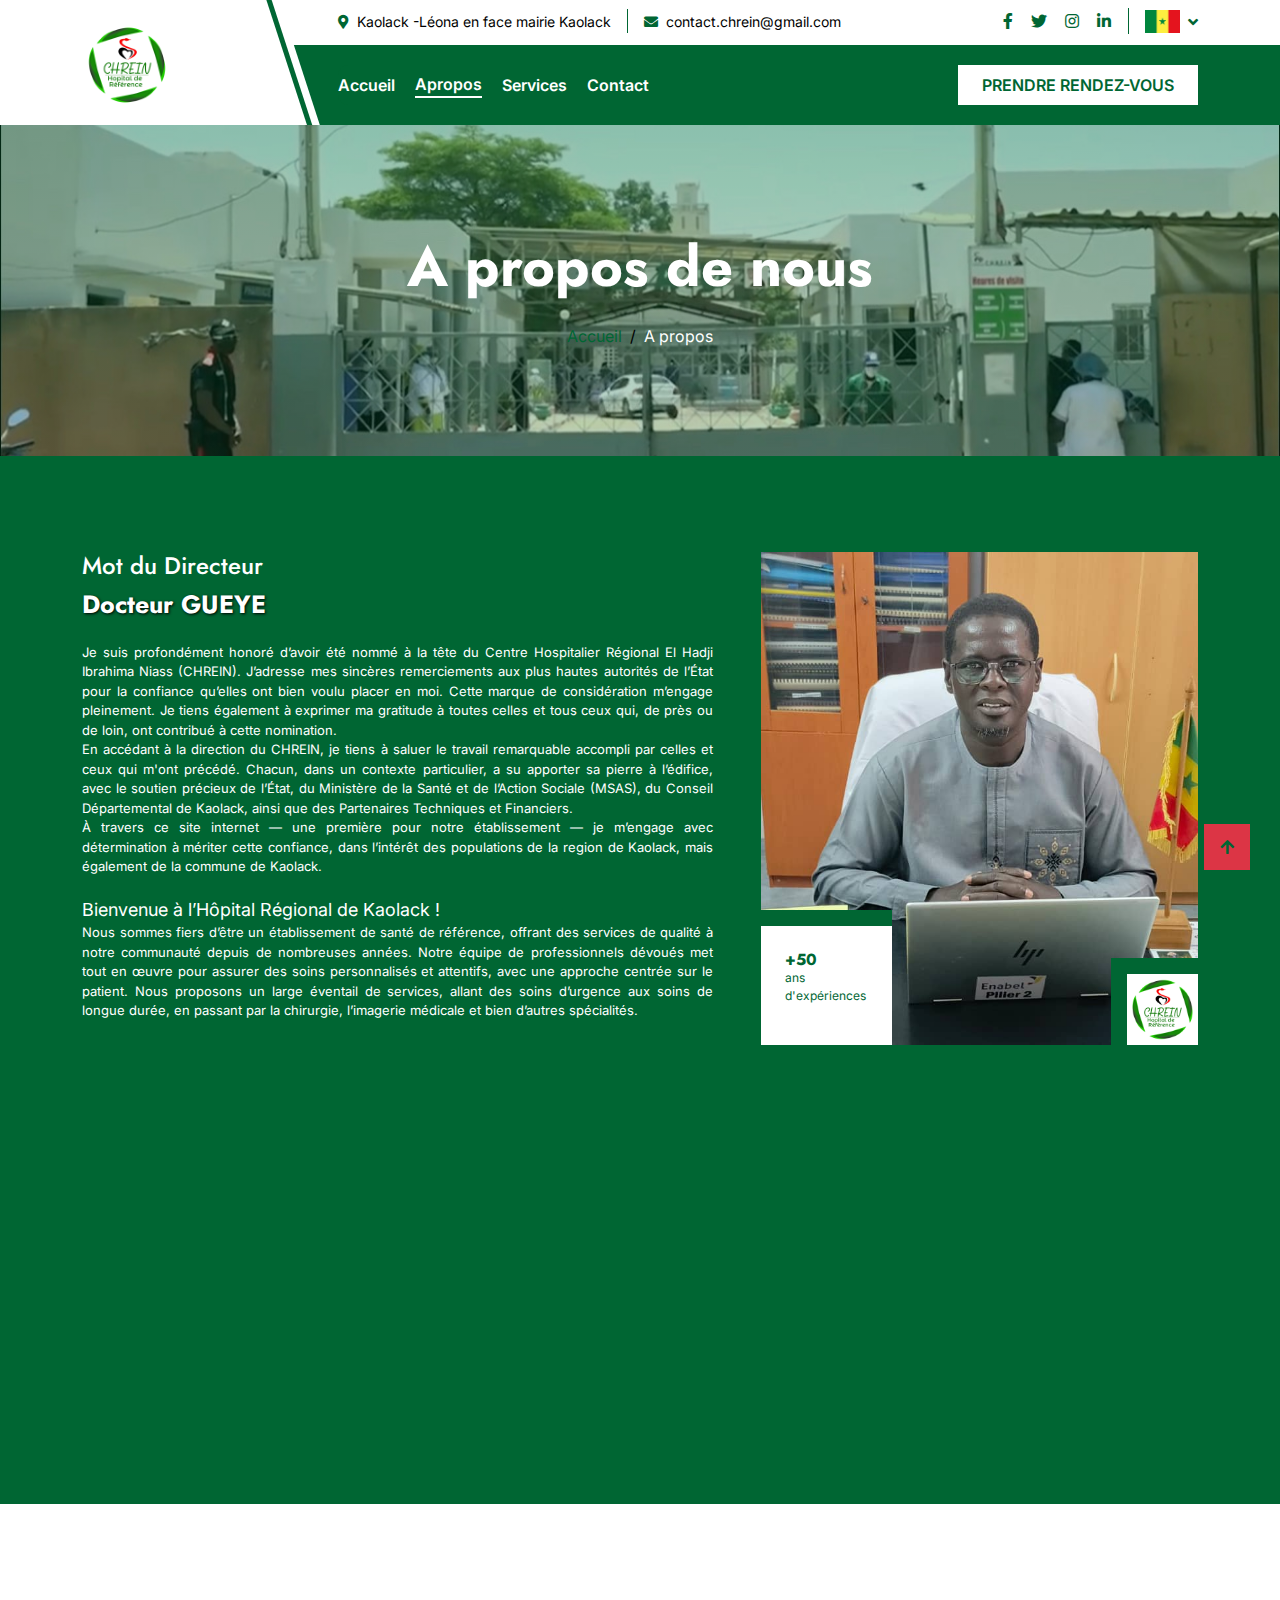
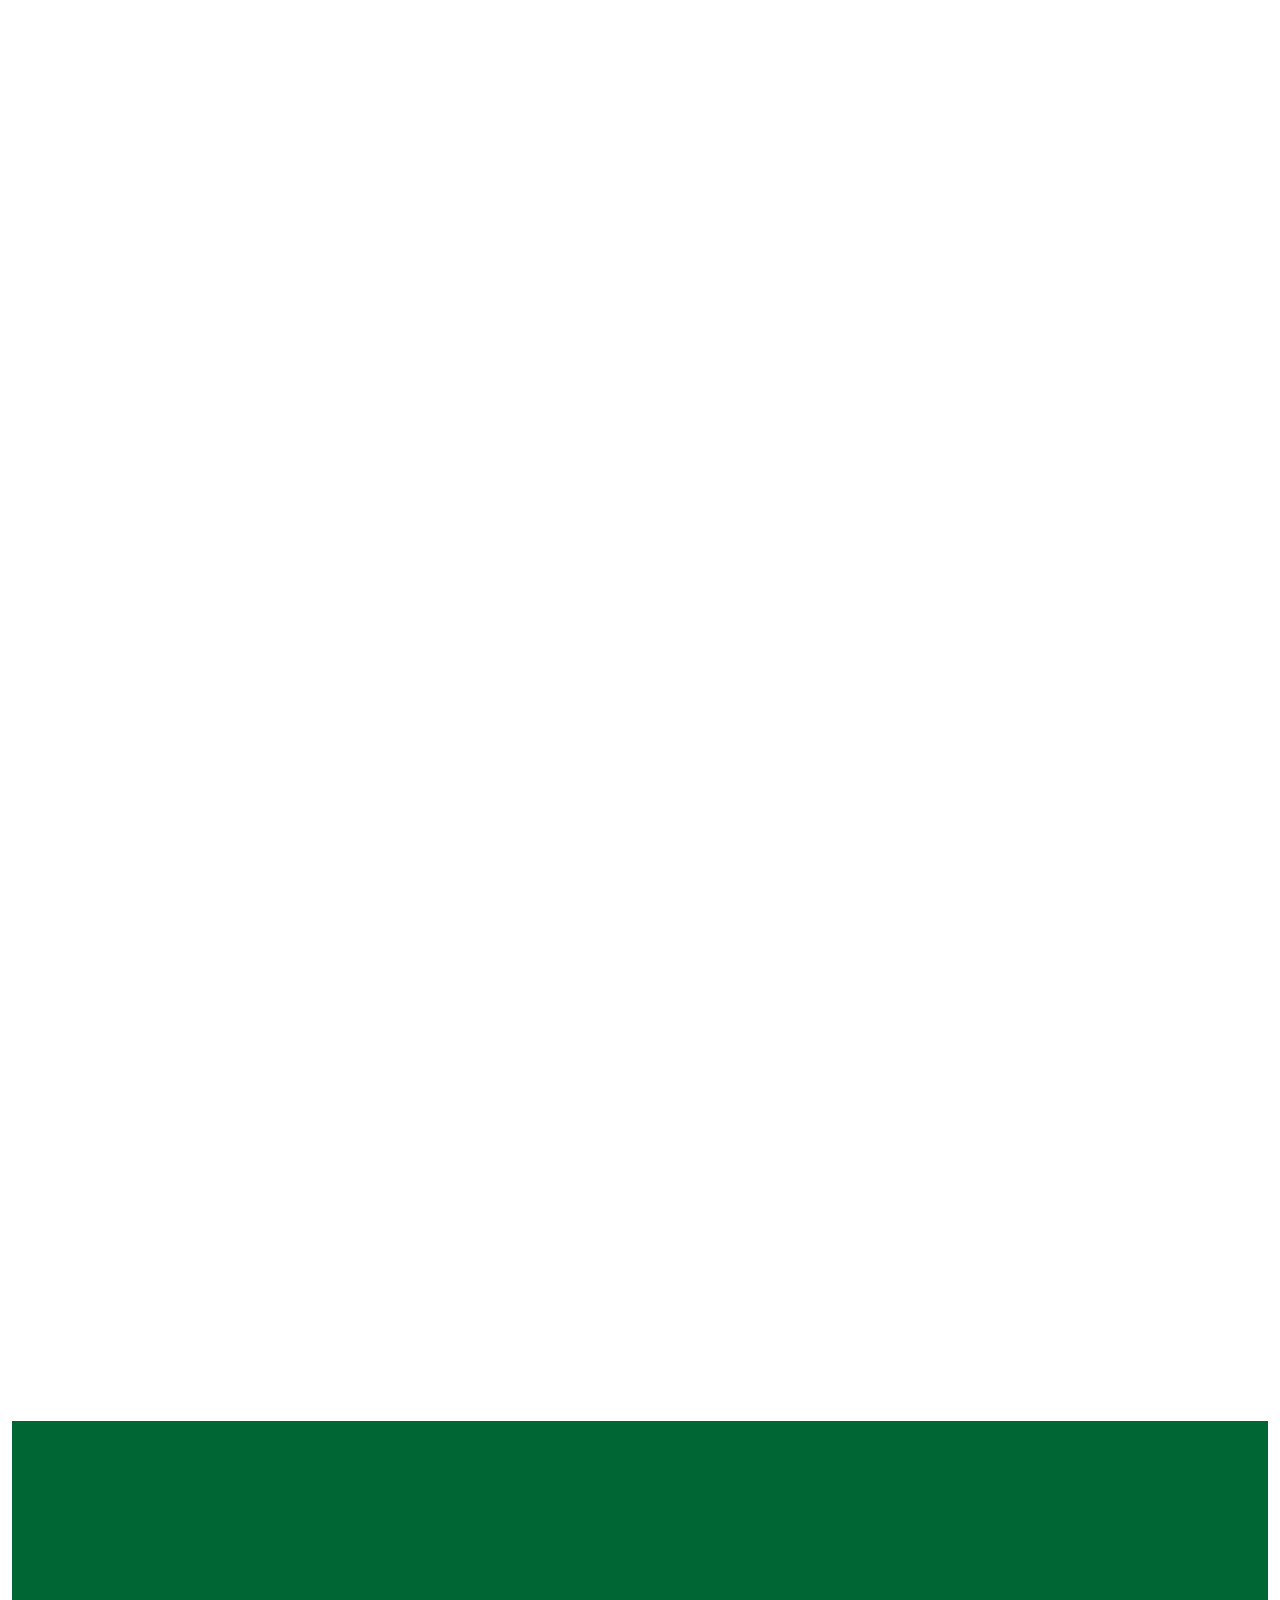
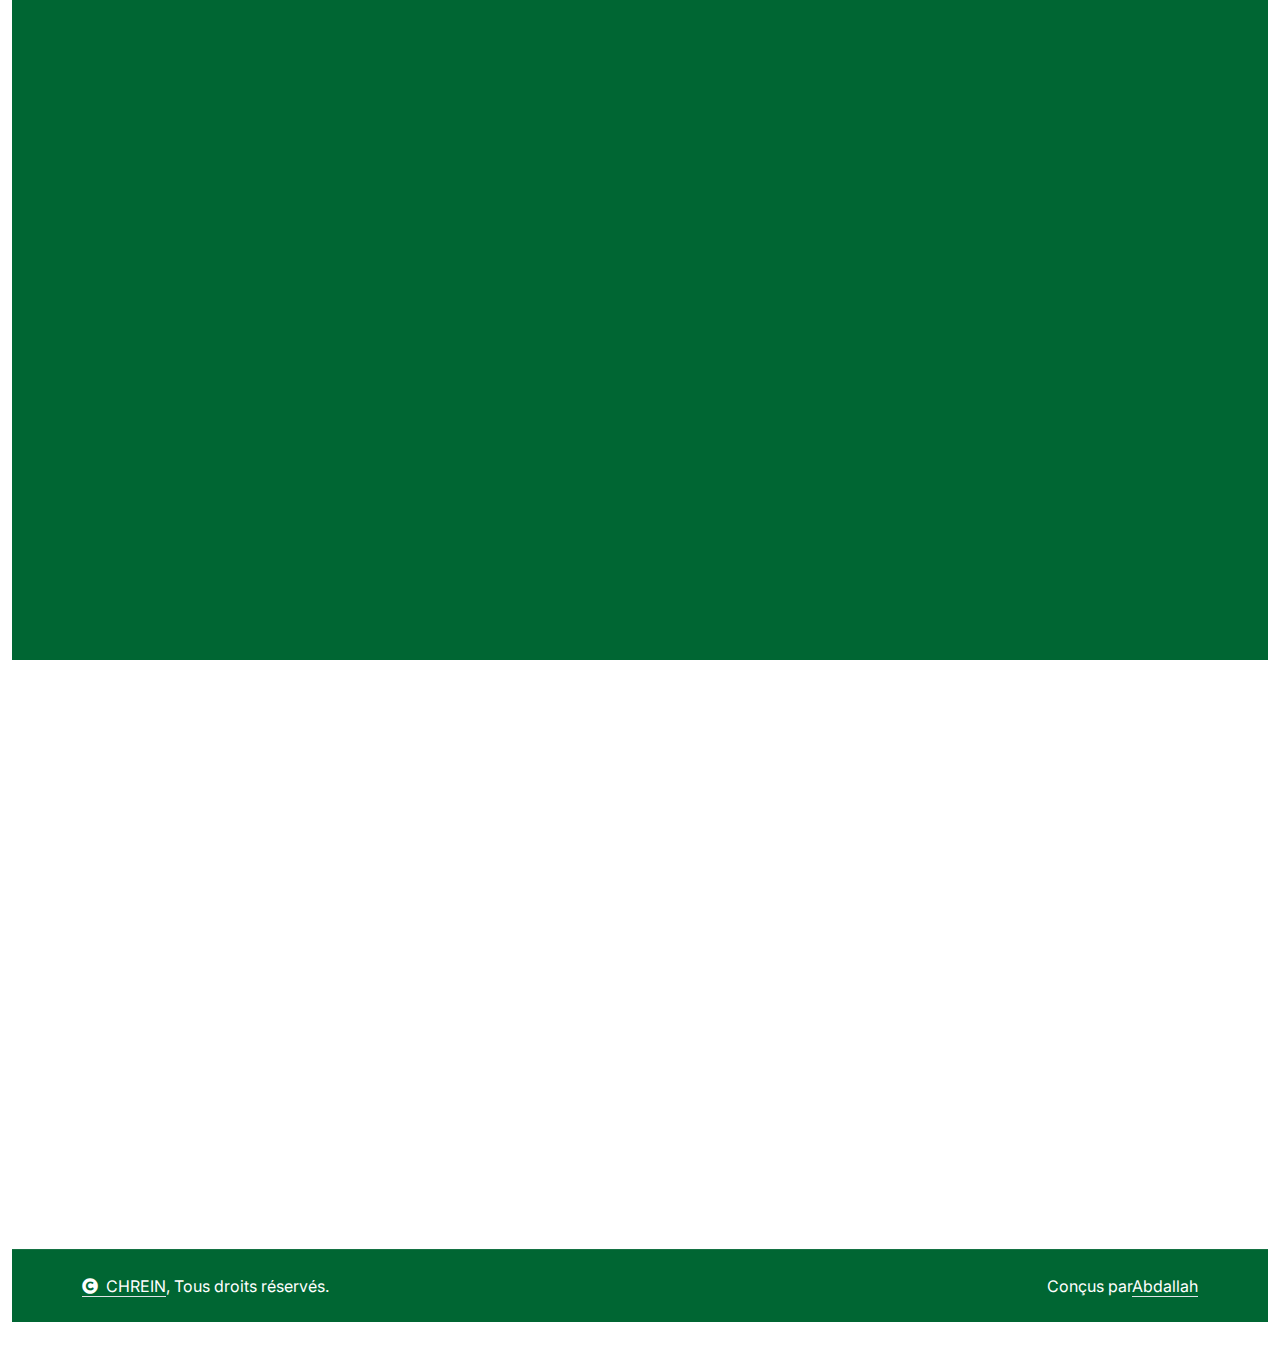
<file: about.html>
<!DOCTYPE html>
<html lang="en">

    <head>
        <meta charset="utf-8">
        <title>A propos</title>
        <meta content="width=device-width, initial-scale=1.0" name="viewport">
        <meta content="" name="keywords">
        <meta content="" name="description">

        <!-- Google Web Fonts -->
        <link rel="preconnect" href="https://fonts.googleapis.com">
        <link rel="preconnect" href="https://fonts.gstatic.com" crossorigin>
        <link href="https://fonts.googleapis.com/css2?family=Inter:wght@100..900&family=Edu+TAS+Beginner:wght@400..700&family=Jost:ital,wght@0,100..900;1,100..900&display=swap" rel="stylesheet">

        <!-- Icon Font Stylesheet -->
        <link rel="stylesheet" href="https://use.fontawesome.com/releases/v5.15.4/css/all.css"/>
        <link href="https://cdn.jsdelivr.net/npm/bootstrap-icons@1.4.1/font/bootstrap-icons.css" rel="stylesheet">

        <!-- Libraries Stylesheet -->
        <link rel="stylesheet" href="lib/animate/animate.min.css"/>
        <link href="lib/owlcarousel/assets/owl.carousel.min.css" rel="stylesheet">


        <!-- Customized Bootstrap Stylesheet -->
        <link href="css/bootstrap.min.css" rel="stylesheet">

        <!-- Template Stylesheet -->
        <link href="css/style.css" rel="stylesheet">
        <link rel="shortcut icon" href="img/logo1.png" type="image/x-icon">
    </head>

    <body>

        <!-- Spinner Start -->
        <div id="spinner" class="show bg-white position-fixed translate-middle w-100 vh-100 top-50 start-50 d-flex align-items-center justify-content-center">
            <div class="spinner-border text-primary" style="width: 3rem; height: 3rem;" role="status">
                <span class="sr-only">Loading...</span>
            </div>
        </div>
        <!-- Spinner End -->

        

        <!-- Navbar & Hero Start -->
        <div class="container-fluid header-top">
            <div class="container d-flex align-items-center">
                <div class="d-flex align-items-center h-100">
                    <a href="#" class="navbar-brand" style="height: 125px;">
                        <h1 class="text-primary mb-0"><img src="img/logo.png" alt="" style="width: 90px; margin-right: 100px;margin-top: -20px;"></h1>
                        <!-- <img src="img/logo.png" alt="Logo"> -->
                    </a>
                </div>
                <div class="w-100 h-100">
                    <div class="topbar px-0 py-2 d-none d-lg-block" style="height: 45px;">
                        <div class="row gx-0 align-items-center">
                            <div class="col-lg-8 text-center text-lg-center mb-lg-0">
                                <div class="d-flex flex-wrap">
                                    <div class="border-end border-primary pe-3">
                                        <a href="#" class="text-muted small"><i class="fas fa-map-marker-alt me-2" style="color: #006633;"></i>Kaolack -Léona en face mairie Kaolack </a>
                                    </div>
                                    <div class="ps-3">
                                        <a href="mailto:example@gmail.com" class="text-muted small" ><i class="fas fa-envelope me-2" style="color: #006633;"></i>contact.chrein@gmail.com</a>
                                    </div>
                                </div>
                            </div>
                            <div class="col-lg-4 text-center text-lg-end">
                                <div class="d-flex justify-content-end">
                                    <div class="d-flex border-end border-primary pe-3">
                                        <a class="btn p-0 text-primary me-3" href="#" ><i class="fab fa-facebook-f" style="color:#006633"></i></a>
                                        <a class="btn p-0 text-primary me-3" href="#"><i class="fab fa-twitter" style="color:#006633"></i></a>
                                        <a class="btn p-0 text-primary me-3" href="#"><i class="fab fa-instagram" style="color:#006633"></i></a>
                                        <a class="btn p-0 text-primary me-0" href="#"><i class="fab fa-linkedin-in" style="color:#006633"></i></a>
                                    </div>
                                    <div class="dropdown ms-3">
                                        <a href="#" class="dropdown-toggle text-white" data-bs-toggle="dropdown" style="color: #006633;"><img src="img/drapeau.png" alt="" style="width: 35px;"></a>
                                    </div>
                                </div>
                            </div>
                        </div>
                    </div>
                    <div class="nav-bar px-0 py-lg-0" style="height: 80px;">
                        <nav class="navbar navbar-expand-lg navbar-light d-flex justify-content-lg-end">
                            <a href="#" class="navbar-brand-2">
                                <h1 class="text-primary mb-0"><img src="img/logo.png" alt="" style="width: 80px;"></h1>
                                <!-- <img src="img/logo.png" alt="Logo"> -->
                            </a>  
                            <button class="navbar-toggler" type="button" data-bs-toggle="collapse" data-bs-target="#navbarCollapse" style="border: 2px solid #fff;">
                                <span class="fa fa-bars" style="color: #fff;"></span>
                            </button>
                            <div class="collapse navbar-collapse" id="navbarCollapse">
                                <div class="navbar-nav mx-0 mx-lg-auto bg-white">
                                    <a href="index.html" class="nav-item nav-link" style="color:#fff; font-weight: 600;">Accueil</a>
                                    <a href="about.html" class="nav-item nav-link active" style="color:#fff; font-weight: 600; border-bottom: 2px solid #fff;">Apropos</a>
                                    <a href="service.html" class="nav-item nav-link" style="color:#fff; font-weight: 600;">Services</a>
                                    <a href="contact.html" class="nav-item nav-link" style="color:#fff; font-weight: 600;">Contact</a>
                                    <div class="nav-btn ps-3">
                                        <a href="rendezvous.html" class="btn btn-primary py-2 px-4 ms-0 ms-lg-3" style="background: #fff;"> PRENDRE RENDEZ-VOUS</a>
                                    </div>
                                </div>
                            </div>
                        </nav>
                    </div>
                </div>
            </div>
        </div>
        <!-- Navbar & Hero End -->

        <!-- Header Start -->
        <div class="container-fluid bg-breadcrumb">
            <div class="container text-center py-5" style="max-width: 900px;">
                <h4 class="text-white display-4 mb-4 wow fadeInDown" data-wow-delay="0.1s">A propos de nous</h4>
                <ol class="breadcrumb d-flex justify-content-center mb-0 wow fadeInDown" data-wow-delay="0.3s">
                    <li class="breadcrumb-item"><a href="index.html">Accueil</a></li>
                    <li class="breadcrumb-item active text-primary">A propos</li>
                </ol>    
            </div>
        </div>
        <!-- Header End -->


        <!-- About Start -->
        <div class="container-fluid about py-5">
            <div class="container py-5">
                <div class="row g-5">
                    <div class="col-lg-7 wow fadeInLeft" data-wow-delay="0.2s">
                        <div class="h-100">
                            <h4 class="text-primary">Mot du Directeur</h4>
                            <h1 class="display-4 mb-4" style="text-shadow: 1px 1px 3px #000; font-size: 25px;">Docteur GUEYE</h1>
                           
                            <p class="mb-4" style="font-size: 13px;text-align: justify;">
                                Je suis profondément honoré d’avoir été nommé à la tête du Centre Hospitalier Régional El Hadji Ibrahima Niass (CHREIN). J’adresse mes sincères remerciements aux plus hautes autorités de l’État pour la confiance qu’elles ont bien voulu placer en moi. Cette marque de considération m’engage pleinement. Je tiens également à exprimer ma gratitude à toutes celles et tous ceux qui, de près ou de loin, ont contribué à cette nomination. 
                                <br>

                                En accédant à la direction du CHREIN, je tiens à saluer le travail remarquable accompli par celles et ceux qui m'ont précédé. Chacun, dans un contexte particulier, a su apporter sa pierre à l’édifice, avec le soutien précieux de l’État, du Ministère de la Santé et de l’Action Sociale (MSAS), du Conseil Départemental de Kaolack, ainsi que des Partenaires Techniques et Financiers.
                                <br>
                                
                                À travers ce site internet — une première pour notre établissement — je m’engage avec détermination à mériter cette confiance, dans l’intérêt des populations de la region de Kaolack, mais également de la commune de Kaolack.
                                <br>
                                <br>
                                
                                <span style="color: #fff;font-size: 18px;padding: 14px 0;">Bienvenue à l’Hôpital Régional de Kaolack !</span>
                                <br>                                
                                Nous sommes fiers d’être un établissement de santé de référence, offrant des services de qualité à notre communauté depuis de nombreuses années. Notre équipe de professionnels dévoués met tout en œuvre pour assurer des soins personnalisés et attentifs, avec une approche centrée sur le patient. Nous proposons un large éventail de services, allant des soins d’urgence aux soins de longue durée, en passant par la chirurgie, l’imagerie médicale et bien d’autres spécialités.
                            </p>
                        </div>
                    </div>
                    <div class="col-lg-5 wow fadeInRight" data-wow-delay="0.2s">
                        <div class="position-relative h-100">
                            <img src="img/directeur de l'hopital.jpg" class="img-fluid w-100 h-100" style="object-fit: cover;" alt="">
                            <div class="bg-white">
                                <div class="position-absolute pt-3 bg-white" style="width: 30%; left: 0; bottom: 0;">
                                    <div class="p-4" style="background: #fff;">
                                        <h4 class="display-2 mb-0" style="color: #006633; font-size: 16px;">+50</h4>
                                        <p style="color: #006633; font-size: 12px; text-align: left;">ans <br> d'expériences</p>
                                    </div>
                                </div>
                                <div class="position-absolute p-3 bg-white pb-0 pe-0" style="width: 20%; bottom: 0; right: 0;">
                                    <img src="img/logo.png" class="img-fluid" alt="" style=" background: #fff;">
                                </div>
                            </div>
                        </div>
                    </div>
                </div>
            </div>
        </div>
        <!-- About End -->


 <!-- Banner Start -->
 <div class="container-fluid banner py-5 wow zoomIn" data-wow-delay="0.2s">
    <div class="banner-design-1"></div>
    <div class="banner-design-2"></div>
    <div class="container py-5">
        <div class="row g-5">
            <div class="col-lg-8">
                <div class="">
                    <h4 class="text-white">Rejoignez-nous</h4>
                    <h1 class="display-4 text-white mb-0" style="text-shadow: 1px 1px 4px #000;">N'attendez pas que votre etat de santé s'aggrave.</h1>
                </div>
            </div>
            <div class="col-lg-4">
                <div class="d-flex align-items-center justify-content-lg-end h-100">
                    <a class="btn btn-primary py-3 px-4 px-md-5 ms-2" href="rendezvous.html" style="background: #fff; border: 2px solid #006633;">PRENDRE RENDEZ-VOUS</a>
                </div>
            </div>
        </div>
    </div>
 </div>
<!-- Banner End -->

        <!-- Projects Start -->
        <div class="container-fluid projects bg-light py-5">
            <div class="container py-5">
                <div class="row g-5">
                    <div class="col-lg-5 wow fadeInLeft" data-wow-delay="0.2s">
                        <div>
                            <h4 class="text-primary">Les activités</h4>
                            <h1 class="display-4 mb-4" style="color: #006633;">Nos activités quotidiennes</h1>
                            <p class="mb-5" style="color: #006633;">Ces activités sont essentielles pour assurer un fonctionnement optimal et répondre aux besoins des patients.</p>
                            <ul class="nav">
                                <li class="nav-item bg-white mb-4 w-100">
                                    <a class="d-flex align-items-center h4 mb-0 p-3 active" data-bs-toggle="pill" href="#ProjectsTab-1">
                                        <div class="projects-icon btn-md-square bg-primary text-white me-3"><span class="fa fa-user-md" style="color: #006633;"></span></div><span style="color: #fff;">Consultations médicales</span>
                                    </a>
                                </li>
                                <li class="nav-item bg-white mb-4 w-100">
                                    <a class="d-flex align-items-center h4 mb-0 p-3" data-bs-toggle="pill" href="#ProjectsTab-2">
                                        <div class="projects-icon btn-md-square bg-primary text-white me-3"><span class="fa fa-user-md" style="color: #006633;"></span></div><span style="color: #fff;">Interventions chirurgicales</span>
                                    </a>
                                </li>
                                <li class="nav-item bg-white mb-4 w-100">
                                    <a class="d-flex align-items-center h4 mb-0 p-3" data-bs-toggle="pill" href="#ProjectsTab-3">
                                        <div class="projects-icon btn-md-square bg-primary text-white me-3"><span class="fa fa-user-md" style="color: #006633;"></span></div><span style="color: #fff;">Soins infirmiers et hospitalisation</span>
                                    </a>
                                </li>
                                <li class="nav-item bg-white mb-4 w-100">
                                    <a class="d-flex align-items-center h4 mb-0 p-3" data-bs-toggle="pill" href="#ProjectsTab-4">
                                        <div class="projects-icon btn-md-square bg-primary text-white me-3"><span class="fa fa-user-md" style="color: #006633;"></span></div><span style="color: #fff;">Urgences médicales</span>
                                    </a>
                                </li>
                            </ul>
                        </div>
                    </div>
                    <div class="col-lg-7 wow fadeInRight" data-wow-delay="0.2s">
                        <div class="tab-content">
                            <div id="ProjectsTab-1" class="tab-pane fade show p-0 active">
                                <div class="projects-item">
                                    <img src="img/industrial-1.jpg" class="img-fluid w-100" alt="">
                                    <div class="projects-content bg-white p-4">
                                        <h4 class="mb-3">Consultations médicales</h4>
                                        <p class="mb-4"> Des consultations avec divers spécialistes (médecins généralistes, pédiatres, cardiologues, etc.) sont organisées quotidiennement pour diagnostiquer et traiter les patients.
                                        </p>
                                        <a class="btn py-2 px-4" href="#" style="background: #fff; color: #006633;">Lire plus</a>
                                    </div>
                                </div>
                            </div>
                            <div id="ProjectsTab-2" class="tab-pane fade show p-0">
                                <div class="projects-item">
                                    <img src="img/industrial-2.jpg" class="img-fluid w-100" alt="">
                                    <div class="projects-content bg-white p-4">
                                        <h4 class="mb-3">Interventions chirurgicales</h4>
                                        <p class="mb-4">L’hôpital effectue régulièrement des opérations chirurgicales programmées ou d’urgence, allant des petites interventions à des chirurgies complexes.
                                        </p>
                                        <a class="btn py-2 px-4" href="#" style="background: #fff; color: #006633;">Lire plus</a>
                                    </div>
                                </div>
                            </div>
                            <div id="ProjectsTab-3" class="tab-pane fade show p-0">
                                <div class="projects-item">
                                    <img src="img/commercial-1.jpg" class="img-fluid w-100" alt="">
                                    <div class="projects-content bg-white p-4">
                                        <h4 class="mb-3">Soins infirmiers et hospitalisation</h4>
                                        <p class="mb-4">Le personnel infirmier assure la prise en charge des patients hospitalisés en prodiguant des soins, surveillant l’état de santé, et administrant les traitements prescrits.
                                        </p>
                                        <a class="btn py-2 px-4" href="#" style="background: #fff; color: #006633;">Lire plus</a>
                                    </div>
                                </div>
                            </div>
                            <div id="ProjectsTab-4" class="tab-pane fade show p-0">
                                <div class="projects-item">
                                    <img src="img/commercial-2.jpg" class="img-fluid w-100" alt="">
                                    <div class="projects-content bg-white p-4">
                                        <h4 class="mb-4">Urgences médicales</h4>
                                        <p class="mb-4">L’unité d’urgence est active 24h/24 pour répondre rapidement aux situations critiques, traitant les patients qui nécessitent une attention médicale immédiate.
                                        </p>
                                        <a class="btn py-2 px-4" href="#" style="background: #fff; color: #006633;">Lire plus</a>
                                    </div>
                                </div>
                            </div>
                        </div>
                    </div>
                </div>
            </div>
        </div>
        <!-- Projects End -->


        <!-- FAQ Start -->
        <div class="container-fluid faq-section bg-light py-5">
            <div class="container py-5">
                <div class="row g-5">
                    <div class="col-lg-6 wow fadeInLeft" data-wow-delay="0.2s">
                        <h4 class="text" style="color: #006633;" >Quelques FAQ important</h4>
                        <h1 class="display-4 mb-4" style="color: #006633; text-shadow: 1px 1px 1px #000;">Besoin d'Aide ? Consultez Nos Questions Fréquentes</h1>
                        <p class="mb-4" style="color:#006633;">Quelques réponses aux questions de nos utilisateur
                        </p>
                        <a class="btn py-3 px-5" href="#" style="background: #006633;">Voir plus...</a>
                    </div>
                    <div class="col-xl-6 wow fadeInRight" data-wow-delay="0.4s">
                        <div class="h-100">
                            <div class="accordion" id="accordionExample">
                                <div class="accordion-item">
                                    <h2 class="accordion-header" id="headingOne">
                                        <button class="accordion-button" type="button" data-bs-toggle="collapse" data-bs-target="#collapseOne" aria-expanded="true" aria-controls="collapseOne">
                                            Q: Quels sont les horaires d'ouverture de l'hôpital ?
                                        </button>
                                    </h2>
                                    <div id="collapseOne" class="accordion-collapse collapse show active" aria-labelledby="headingOne" data-bs-parent="#accordionExample">
                                        <div class="accordion-body">
                                            R: Notre hôpital est ouvert 24 heures sur 24, 7 jours sur 7 pour les urgences médicales. Les consultations et services non urgents sont disponibles du lundi au vendredi de 8h à 18h. Nous vous recommandons de prendre rendez-vous pour les consultations spécialisées.
                                        </div>
                                    </div>
                                </div>
                                <div class="accordion-item">
                                    <h2 class="accordion-header" id="headingTwo">
                                        <button class="accordion-button collapsed" type="button" data-bs-toggle="collapse" data-bs-target="#collapseTwo" aria-expanded="false" aria-controls="collapseTwo">
                                            Q: Comment puis-je prendre un rendez-vous avec un médecin spécialiste ?
                                        </button>
                                    </h2>
                                    <div id="collapseTwo" class="accordion-collapse collapse" aria-labelledby="headingTwo" data-bs-parent="#accordionExample">
                                        <div class="accordion-body">
                                            R: Vous pouvez prendre un rendez-vous en appelant notre ligne dédiée au (+221) XXX-XXXX ou en utilisant notre formulaire de réservation en ligne sur notre site web. Vous recevrez une confirmation de rendez-vous par SMS ou e-mail.
                                        </div>
                                    </div>
                                </div>
                                <div class="accordion-item">
                                    <h2 class="accordion-header" id="headingThree">
                                        <button class="accordion-button collapsed" type="button" data-bs-toggle="collapse" data-bs-target="#collapseThree" aria-expanded="false" aria-controls="collapseThree">
                                            Q: Quels services médicaux sont proposés à l'hôpital ?
                                        </button>
                                    </h2>
                                    <div id="collapseThree" class="accordion-collapse collapse" aria-labelledby="headingThree" data-bs-parent="#accordionExample">
                                        <div class="accordion-body">
                                            R: Nous offrons une large gamme de services médicaux, y compris des consultations en médecine générale, des soins spécialisés (cardiologie, gynécologie, orthopédie, etc.), des services d'urgence, des interventions chirurgicales, de la rééducation, ainsi qu'un laboratoire et une imagerie médicale.
                                    </div>
                                </div>
                                <div class="accordion-item">
                                    <h2 class="accordion-header" id="headingFour">
                                        <button class="accordion-button collapsed" type="button" data-bs-toggle="collapse" data-bs-target="#collapseFour" aria-expanded="false" aria-controls="collapseFour">
                                            Q: Acceptez-vous les assurances santé et comment fonctionne la facturation ?
                                        </button>
                                    </h2>
                                    <div id="collapseFour" class="accordion-collapse collapse" aria-labelledby="headingFour" data-bs-parent="#accordionExample">
                                        <div class="accordion-body">
                                            R: Oui, nous acceptons plusieurs types d'assurances santé. Veuillez vérifier avec notre service d'accueil les partenaires avec lesquels nous travaillons. À votre arrivée, nous vérifierons votre couverture et vous expliquerons le processus de facturation. Si vous n'êtes pas couvert, vous pouvez régler directement les frais.
                                        </div>
                                    </div>
                                </div>
                            </div>
                        </div>
                    </div>
                </div>
            </div>
         </div>
        <!-- FAQ End -->

        <!-- Team Start -->
        <div class="container-fluid team pb-5" style="background: #006633; padding-top:30px ;">
            <div class="container pb-5">
                <div class="d-flex flex-column mx-auto text-center mb-5 wow fadeInUp" data-wow-delay="0.2s" style="max-width: 800px;">
                    <h4 class="text-primary">Nos médecins</h4>
                    <h1 class="display-4 mb-4">Quelques médecins et leurs spécialités</h1>
                    <p class="mb-0">nous sommes fiers de vous présenter quelques membre de notre équipe de médecins dévoués et hautement qualifiés
                    </p>
                </div>
                <div class="row g-4">
                    <div class="col-md-6 col-lg-3 wow fadeInUp" data-wow-delay="0.2s">
                        <div class="team-item">
                            <div class="team-img">
                                <img src="img/team-1.jpg" class="img-fluid w-100" alt="">
                                <div class="team-icon">
                                    <a class="btn btn-square btn-primary mb-2" href=""><i class="fab fa-facebook-f"></i></a>
                                    <a class="btn btn-square btn-primary mb-2" href=""><i class="fab fa-twitter"></i></a>
                                    <a class="btn btn-square btn-primary mb-2" href=""><i class="fab fa-instagram"></i></a>
                                    <a class="btn btn-square btn-primary mb-2" href=""><i class="fab fa-linkedin-in"></i></a>
                                </div>
                            </div>
                            <div class="team-content bg-light text-center p-4">
                                <h4 style="color:#000;">Dr Gueye</h4>
                                <p class="mb-0" style="color:#000;">Urologue</p>
                            </div>
                        </div>
                    </div>
                    <div class="col-md-6 col-lg-3 wow fadeInUp" data-wow-delay="0.4s">
                        <div class="team-item">
                            <div class="team-img">
                                <img src="img/team-2.jpg" class="img-fluid w-100" alt="">
                                <div class="team-icon">
                                    <a class="btn btn-square btn-primary mb-2" href=""><i class="fab fa-facebook-f"></i></a>
                                    <a class="btn btn-square btn-primary mb-2" href=""><i class="fab fa-twitter"></i></a>
                                    <a class="btn btn-square btn-primary mb-2" href=""><i class="fab fa-instagram"></i></a>
                                    <a class="btn btn-square btn-primary mb-2" href=""><i class="fab fa-linkedin-in"></i></a>
                                </div>
                            </div>
                            <div class="team-content bg-light text-center p-4">
                                <h4 style="color:#000;">Dr Fall</h4>
                                <p class="mb-0" style="color:#000;">Dentiste</p>
                            </div>
                        </div>
                    </div>
                    <div class="col-md-6 col-lg-3 wow fadeInUp" data-wow-delay="0.6s">
                        <div class="team-item">
                            <div class="team-img">
                                <img src="img/team-3.jpg" class="img-fluid w-100" alt="">
                                <div class="team-icon">
                                    <a class="btn btn-square btn-primary mb-2" href=""><i class="fab fa-facebook-f"></i></a>
                                    <a class="btn btn-square btn-primary mb-2" href=""><i class="fab fa-twitter"></i></a>
                                    <a class="btn btn-square btn-primary mb-2" href=""><i class="fab fa-instagram"></i></a>
                                    <a class="btn btn-square btn-primary mb-2" href=""><i class="fab fa-linkedin-in"></i></a>
                                </div>
                            </div>
                            <div class="team-content bg-light text-center p-4">
                                <h4 style="color:#000;">Dr Ndiaye</h4>
                                <p class="mb-0" style="color:#000;">Anesthésiste</p>
                            </div>
                        </div>
                    </div>
                    <div class="col-md-6 col-lg-3 wow fadeInUp" data-wow-delay="0.8s">
                        <div class="team-item">
                            <div class="team-img">
                                <img src="img/team-4.jpg" class="img-fluid w-100" alt="">
                                <div class="team-icon">
                                    <a class="btn btn-square btn-primary mb-2" href=""><i class="fab fa-facebook-f"></i></a>
                                    <a class="btn btn-square btn-primary mb-2" href=""><i class="fab fa-twitter"></i></a>
                                    <a class="btn btn-square btn-primary mb-2" href=""><i class="fab fa-instagram"></i></a>
                                    <a class="btn btn-square btn-primary mb-2" href=""><i class="fab fa-linkedin-in"></i></a>
                                </div>
                            </div>
                            <div class="team-content bg-light text-center p-4">
                                <h4 style="color:#000;">Dr Diop</h4>
                                <p class="mb-0" style="color:#000;">Pediatre</p>
                            </div>
                        </div>
                    </div>
                </div>
            </div>
        </div>
        <!-- Team End -->
        <!-- Footer Start -->
        <div class="container-fluid footer  py-5 wow fadeIn" data-wow-delay="0.2s">
            <div class="container py-5">
                <div class="row g-5 mb-5 align-items-center">
                    <div class="col-lg-7">
                        <div class="position-relative mx-auto">
                            <input class="form-control w-100 py-3 ps-4 pe-5" type="text" placeholder="Entrez votre mail pour recevoir les notifications">
                            <button type="button" class="btn  position-absolute top-0 end-0 py-2 px-4 mt-2 me-2" style="background: #fff; color: #006633;">Abonnez</button>
                        </div>
                    </div>
                    <div class="col-lg-5">
                        <div class="d-flex align-items-center justify-content-center justify-content-lg-end">
                            <a class="btn btn-light btn-md-square me-3" href=""><i class="fab fa-facebook-f"></i></a>
                            <a class="btn btn-light btn-md-square me-3" href=""><i class="fab fa-twitter"></i></a>
                            <a class="btn btn-light btn-md-square me-3" href=""><i class="fab fa-instagram"></i></a>
                            <a class="btn btn-light btn-md-square me-0" href=""><i class="fab fa-linkedin-in"></i></a>
                        </div>
                    </div>
                </div>
                <div class="row g-5">
                    <div class="col-md-6 col-lg-6 col-xl-3">
                        <div class="footer-item d-flex flex-column">
                            <div class="footer-item">
                                <h1 class="text-primary mb-0"><img src="img/logo.png" alt="" style="width: 100px; background-color: #fff;border-radius: 50%;"></h1>
                                <p class="mb-3">Que vous veniez pour une consultation, une intervention chirurgicale ou un suivi, nous nous assurons que votre bien-être est notre priorité absolue.</p>
                            </div>
                        </div>
                    </div>
                    <div class="col-md-6 col-lg-6 col-xl-3">
                        <div class="footer-item d-flex flex-column">
                            <h4 class="text-white mb-4">Liens Rapides</h4>
                            <a href="#"> Accueil</a>
                            <a href="#"> A propos</a>
                            <a href="#"> Service</a>
                            <a href="#"> Contact</a>
                        </div>
                    </div>
                    <div class="col-md-6 col-lg-6 col-xl-3">
                        <div class="footer-item d-flex flex-column">
                            <h4 class="text-white mb-4">Services</h4>
                            <a href="#"> Consultation médicale</a>
                            <a href="#"> Interventions chirurgicale</a>
                            <a href="#"> Soins infirmiers et hospitalisation</a>
                            <a href="#"> Urgences médicales</a>
                        </div>
                    </div>
                    <div class="col-md-6 col-lg-6 col-xl-3">
                        <div class="footer-item d-flex flex-column">
                            <h4 class="text-white mb-4">Nos informations</h4>
                            <a href="#"><i class="fa fa-map-marker-alt text-primary me-2"></i> Kaolack en face mairie de Kaolack</a>
                            <a href="mailto:info@example.com"><i class="fas fa-envelope text-primary me-2"></i> contact.@chrein.com</a>
                            <a href="mailto:info@example.com"><i class="fas fa-envelope text-primary me-2"></i> contact.@chrein.com</a>
                            <a href="tel:+012 345 67890"><i class="fas fa-phone text-primary me-2"></i> +221 33 923 34 32</a>
                            <a href="tel:+012 345 67890" class="mb-3"><i class="fas fa-print text-primary me-2"></i> +221 33 456 34 23</a>
                        </div>
                    </div>
                </div>
            </div>
        </div>
        <!-- Footer End -->

        
        <!-- Copyright Start -->
        <div class="container-fluid copyright py-4">
            <div class="container">
                <div class="row g-4 align-items-center">
                    <div class="col-md-6 text-center text-md-start mb-md-0">
                        <span class="text-body"><a href="#" class="border-bottom text-white"><i class="fas fa-copyright text-light me-2"></i>CHREIN</a>, Tous droits réservés.</span>
                    </div>
                    <div class="col-md-6 text-center text-md-end text-body">
                        Conçus par<a class="border-bottom text-white" href="#">Abdallah</a>
                    </div>
                </div>
            </div>
        </div>
        <!-- Copyright End -->


        <!-- Back to Top -->
        <a href="#" class="btn btn-lg-square back-to-top" style="background: #fff;"><i class="fa fa-arrow-up" style="color: #006633;"></i></a>  


         


        


        <!-- Back to Top -->
        <a href="#" class="btn btn-primary btn-lg-square back-to-top"><i class="fa fa-arrow-up"></i></a>   

        
        <!-- JavaScript Libraries -->
        <script src="https://ajax.googleapis.com/ajax/libs/jquery/3.6.4/jquery.min.js"></script>
        <script src="https://cdn.jsdelivr.net/npm/bootstrap@5.0.0/dist/js/bootstrap.bundle.min.js"></script>
        <script src="lib/wow/wow.min.js"></script>
        <script src="lib/easing/easing.min.js"></script>
        <script src="lib/waypoints/waypoints.min.js"></script>
        <script src="lib/owlcarousel/owl.carousel.min.js"></script>
        

        <!-- Template Javascript -->
        <script src="js/main.js"></script>
    </body>

</html>
</file>
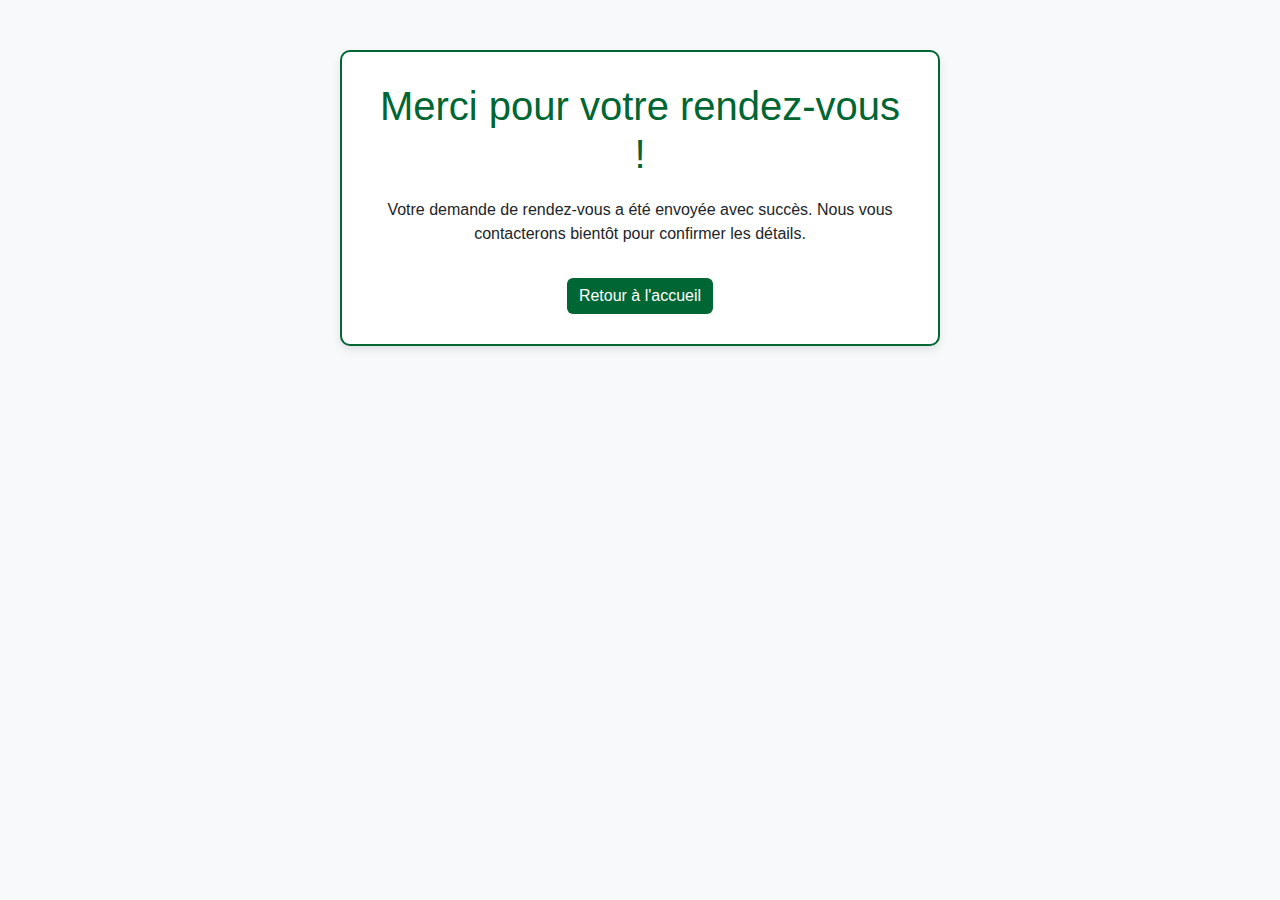
<file: confirmation.html>
<!DOCTYPE html>
<html lang="en">
<head>
    <meta charset="UTF-8">
    <meta name="viewport" content="width=device-width, initial-scale=1.0">
    <title>Confirmation</title>
    <link href="https://cdn.jsdelivr.net/npm/bootstrap@5.0.0/dist/css/bootstrap.min.css" rel="stylesheet">
    <style>
        body {
            background-color: #f8f9fa;
            font-family: Arial, sans-serif;
        }
        .confirmation-container {
            max-width: 600px;
            margin: 50px auto;
            background: #fff;
            border: 2px solid #006633;
            border-radius: 10px;
            padding: 30px;
            text-align: center;
            box-shadow: 0 4px 8px rgba(0, 0, 0, 0.1);
        }
        .confirmation-container h1 {
            color: #006633;
            margin-bottom: 20px;
        }
        .btn-primary {
            background-color: #006633;
            border: none;
        }
        .btn-primary:hover {
            background-color: #004d26;
        }
    </style>
</head>
<body>
    <div class="confirmation-container">
        <h1>Merci pour votre rendez-vous !</h1>
        <p>Votre demande de rendez-vous a été envoyée avec succès. Nous vous contacterons bientôt pour confirmer les détails.</p>
        <a class="btn btn-primary mt-3" href="index.html">Retour à l'accueil</a>
    </div>
    <script src="https://cdn.jsdelivr.net/npm/bootstrap@5.0.0/dist/js/bootstrap.bundle.min.js"></script>
</body>
</html>
</file>
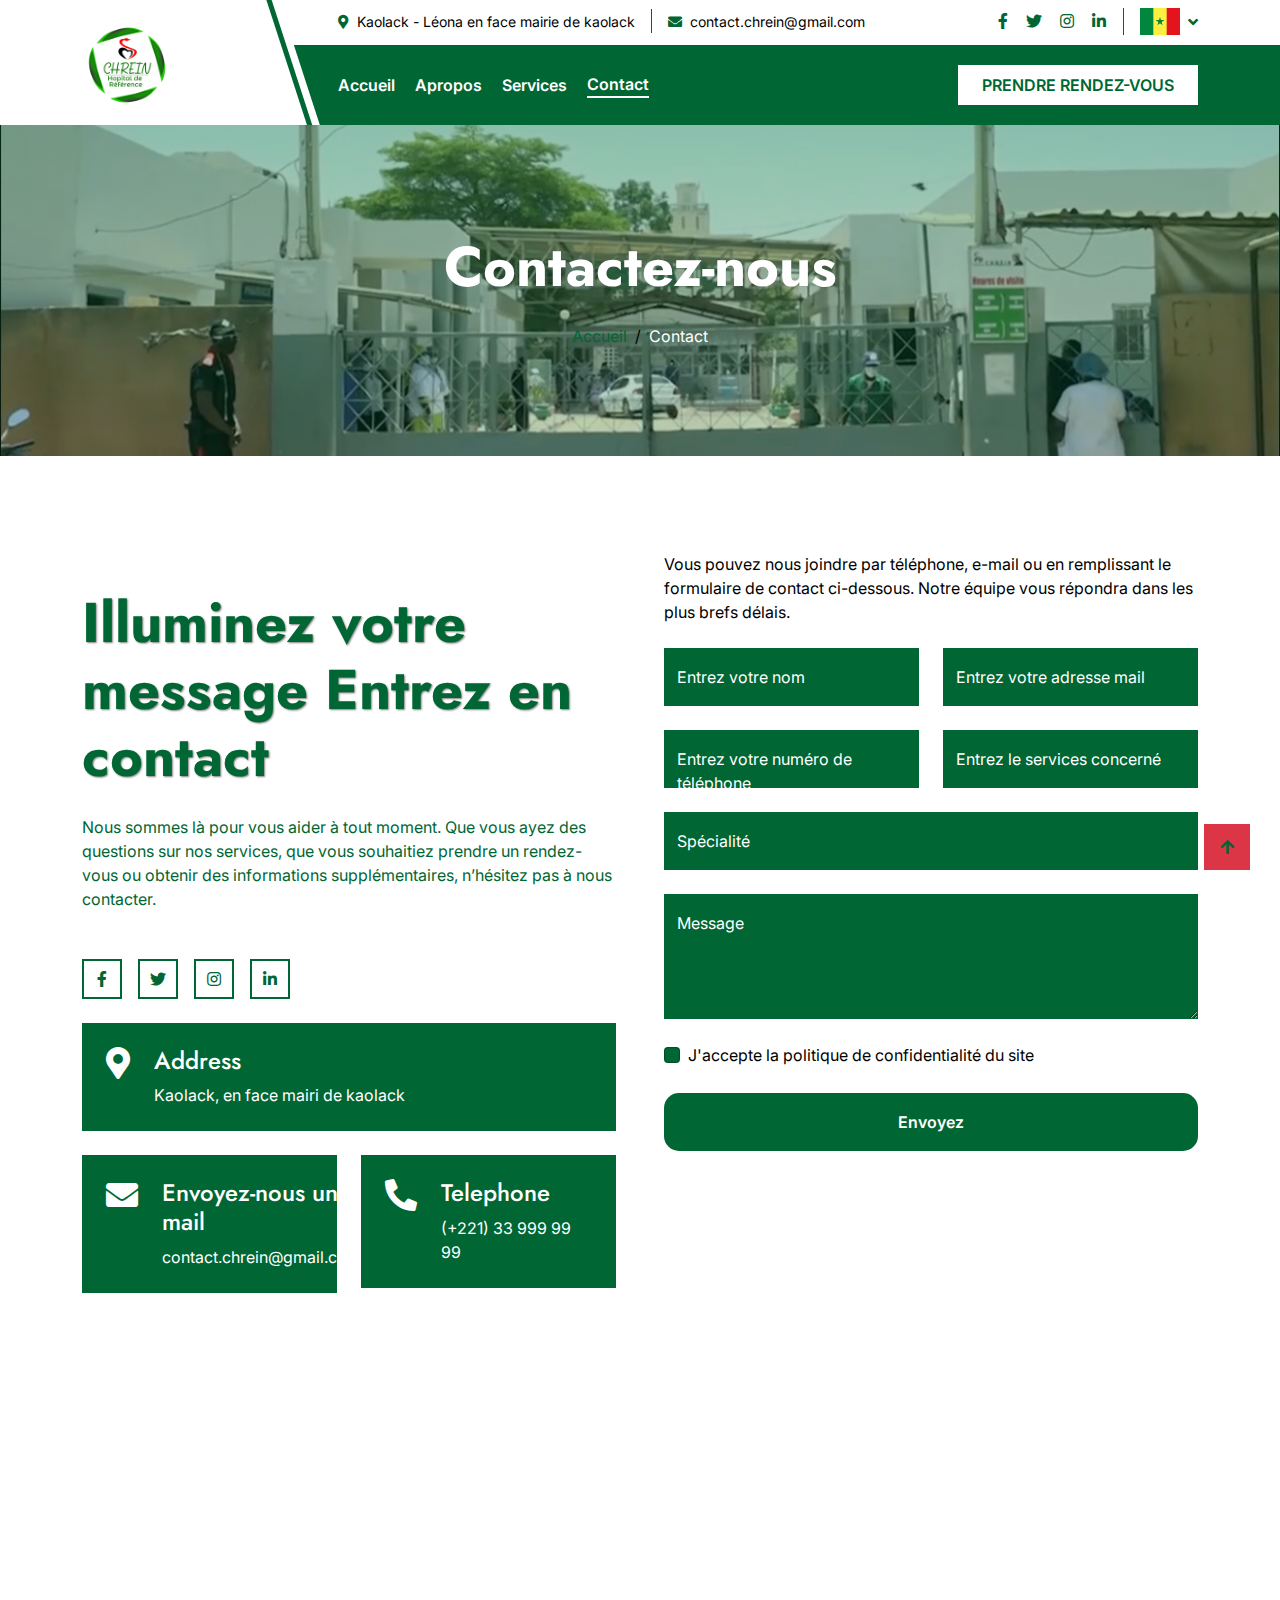
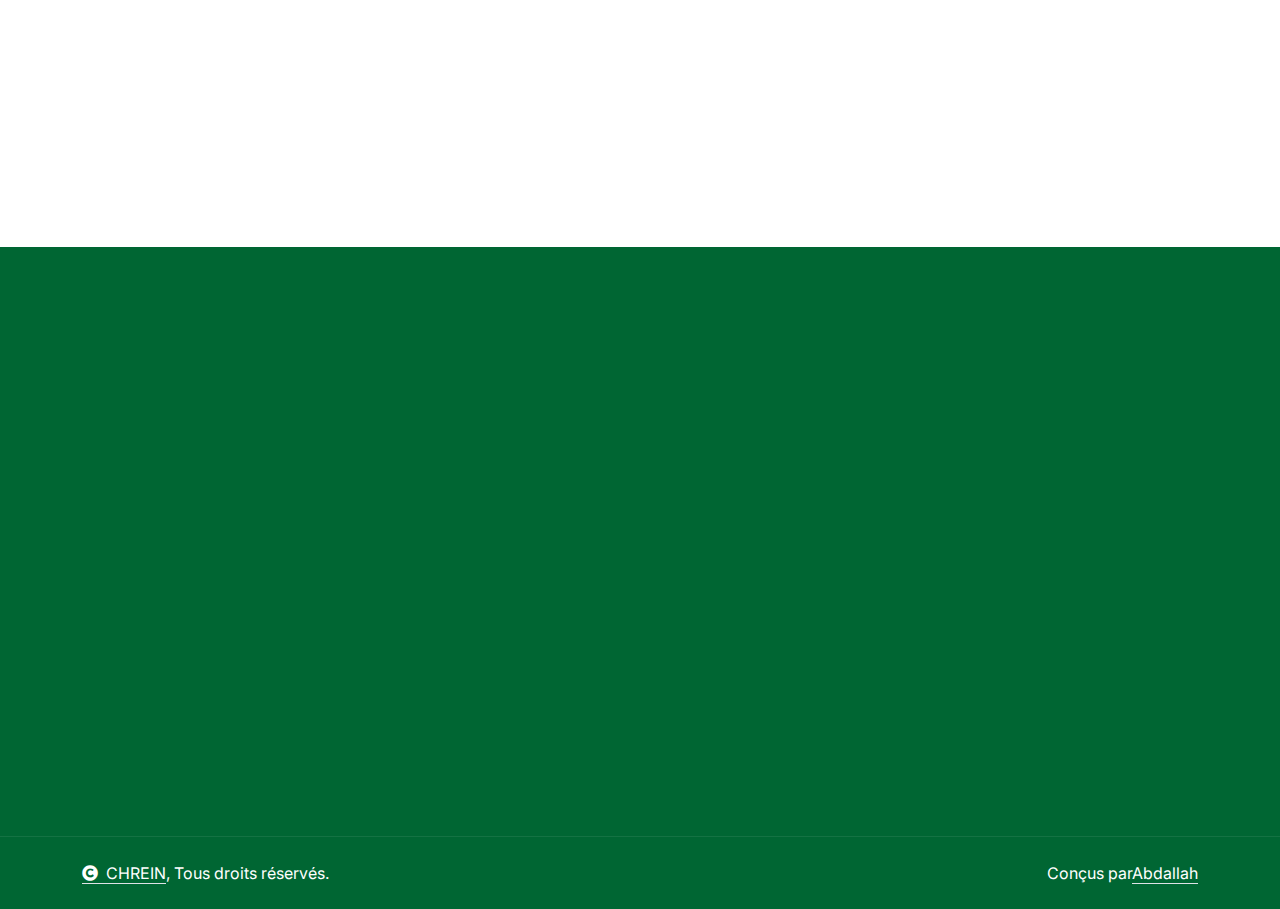
<file: contact.html>
<!DOCTYPE html>
<html lang="en">

    <head>
        <meta charset="utf-8">
        <title>Contact</title>
        <meta content="width=device-width, initial-scale=1.0" name="viewport">
        <meta content="" name="keywords">
        <meta content="" name="description">

        <!-- Google Web Fonts -->
        <link rel="preconnect" href="https://fonts.googleapis.com">
        <link rel="preconnect" href="https://fonts.gstatic.com" crossorigin>
        <link href="https://fonts.googleapis.com/css2?family=Inter:wght@100..900&family=Edu+TAS+Beginner:wght@400..700&family=Jost:ital,wght@0,100..900;1,100..900&display=swap" rel="stylesheet">

        <!-- Icon Font Stylesheet -->
        <link rel="stylesheet" href="https://use.fontawesome.com/releases/v5.15.4/css/all.css"/>
        <link href="https://cdn.jsdelivr.net/npm/bootstrap-icons@1.4.1/font/bootstrap-icons.css" rel="stylesheet">

        <!-- Libraries Stylesheet -->
        <link rel="stylesheet" href="lib/animate/animate.min.css"/>
        <link href="lib/owlcarousel/assets/owl.carousel.min.css" rel="stylesheet">


        <!-- Customized Bootstrap Stylesheet -->
        <link href="css/bootstrap.min.css" rel="stylesheet">

        <!-- Template Stylesheet -->
        <link href="css/style.css" rel="stylesheet">
        <link rel="shortcut icon" href="img/logo1.png" type="image/x-icon">

    </head>

    <body>

        <!-- Spinner Start -->
        <div id="spinner" class="show bg-white position-fixed translate-middle w-100 vh-100 top-50 start-50 d-flex align-items-center justify-content-center">
            <div class="spinner-border text-primary" style="width: 3rem; height: 3rem;" role="status">
                <span class="sr-only">Loading...</span>
            </div>
        </div>
        <!-- Spinner End -->

        

        <!-- Navbar & Hero Start -->
        <div class="container-fluid header-top">
            <div class="container d-flex align-items-center">
                <div class="d-flex align-items-center h-100">
                    <a href="#" class="navbar-brand" style="height: 125px;">
                        <h1 class="text-primary mb-0"><img src="img/logo.png" alt="" style="width: 90px; margin-right: 100px;margin-top: -20px;"></h1>
                        <!-- <img src="img/logo.png" alt="Logo"> -->
                    </a>
                </div>
                <div class="w-100 h-100">
                    <div class="topbar px-0 py-2 d-none d-lg-block" style="height: 45px;">
                        <div class="row gx-0 align-items-center">
                            <div class="col-lg-8 text-center text-lg-center mb-lg-0">
                                <div class="d-flex flex-wrap">
                                    <div class="border-end border-primary pe-3">
                                        <a href="#" class="text-muted small"><i class="fas fa-map-marker-alt me-2" style="color: #006633;"></i>Kaolack - Léona en face mairie de kaolack</a>
                                    </div>
                                    <div class="ps-3">
                                        <a href="mailto:example@gmail.com" class="text-muted small"><i class="fas fa-envelope me-2" style="color: #006633;"></i>contact.chrein@gmail.com</a>
                                    </div>
                                </div>
                            </div>
                            <div class="col-lg-4 text-center text-lg-end">
                                <div class="d-flex justify-content-end">
                                    <div class="d-flex border-end border-primary pe-3">
                                        <a class="btn p-0 text-primary me-3" href="#"><i class="fab fa-facebook-f" style="color:#006633"></i></a>
                                        <a class="btn p-0 text-primary me-3" href="#"><i class="fab fa-twitter" style="color:#006633"></i></a>
                                        <a class="btn p-0 text-primary me-3" href="#"><i class="fab fa-instagram" style="color:#006633"></i></a>
                                        <a class="btn p-0 text-primary me-0" href="#"><i class="fab fa-linkedin-in" style="color:#006633"></i></a>
                                    </div>
                                    <div class="dropdown ms-3">
                                        <a href="#" class="dropdown-toggle text-white" data-bs-toggle="dropdown"><img src="img/drapeau.png" alt="" style="width: 40px;"></a>
                                    </div>
                                </div>
                            </div>
                        </div>
                    </div>
                    <div class="nav-bar px-0 py-lg-0" style="height: 80px;">
                        <nav class="navbar navbar-expand-lg navbar-light d-flex justify-content-lg-end">
                            <a href="#" class="navbar-brand-2">
                                <h1 class="text-primary mb-0"><img src="img/logo.png" alt="" style="width: 80px;"></h1>
                                <!-- <img src="img/logo.png" alt="Logo"> -->
                            </a>  
                            <button class="navbar-toggler" type="button" data-bs-toggle="collapse" data-bs-target="#navbarCollapse" style="border: 2px solid #fff;">
                                <span class="fa fa-bars" style="color: #fff;"></span>
                            </button>
                            <div class="collapse navbar-collapse" id="navbarCollapse">
                                <div class="navbar-nav mx-0 mx-lg-auto bg-white">
                                    <a href="index.html" class="nav-item nav-link" style="color:#fff; font-weight: 600;">Accueil</a>
                                    <a href="about.html" class="nav-item nav-link" style="color:#fff; font-weight: 600;">Apropos</a>
                                    <a href="service.html" class="nav-item nav-link" style="color:#fff; font-weight: 600;">Services</a>
                                    <a href="contact.html" class="nav-item nav-link active" style="color:#fff; font-weight: 600;border-bottom: 2px solid #fff;">Contact</a>
                                    <div class="nav-btn ps-3">
                                        <a href="rendezvous.html" class="btn btn-primary py-2 px-4 ms-0 ms-lg-3" style="background: #fff;"> PRENDRE RENDEZ-VOUS</a>
                                    </div>
                                </div>
                            </div>
                        </nav>
                    </div>
                </div>
            </div>
        </div>
        <!-- Navbar & Hero End -->

        <!-- Header Start -->
        <div class="container-fluid bg-breadcrumb">
            <div class="container text-center py-5" style="max-width: 900px;">
                <h4 class="text-white display-4 mb-4 wow fadeInDown" data-wow-delay="0.1s">Contactez-nous</h4>
                <ol class="breadcrumb d-flex justify-content-center mb-0 wow fadeInDown" data-wow-delay="0.3s">
                    <li class="breadcrumb-item"><a href="index.html">Accueil</a></li>
                    <li class="breadcrumb-item active text-primary">Contact</li>
                </ol>    
            </div>
        </div>
        <!-- Header End -->


        <!-- Contact Start -->
        <div class="container-fluid contact bg-light py-5">
            <div class="container py-5">
                <div class="row g-5">
                    <div class="col-lg-6 wow fadeInLeft" data-wow-delay="0.2s">
                        <div>
                            <h4 class="text-primary">Contactez-nous</h4>
                            <h1 class="display-4 mb-4" style="color: #006633; text-shadow: 1px 1px 2px #0000007e;">Illuminez votre message Entrez en contact</h1>
                            <p class="mb-5" style="color: #006633;">Nous sommes là pour vous aider à tout moment. Que vous ayez des questions sur nos services, que vous souhaitiez prendre un rendez-vous ou obtenir des informations supplémentaires, n’hésitez pas à nous contacter. 
                            </p>
                            <div class="d-flex align-items-center mb-4">
                                <a class="btn btn-md-square me-3" href="" style="border: 2px solid #006633;"><i class="fab fa-facebook-f" style="color: #006633;"></i></a>
                                <a class="btn  btn-md-square me-3" href="" style="border: 2px solid #006633;"><i class="fab fa-twitter" style="color: #006633;"></i></a>
                                <a class="btn  btn-md-square me-3" href="" style="border: 2px solid #006633;"><i class="fab fa-instagram" style="color: #006633;"></i></a>
                                <a class="btn  btn-md-square me-0" href="" style="border: 2px solid #006633;"><i class="fab fa-linkedin-in" style="color: #006633;"></i></a>
                            </div>
                            <div class="row g-4">
                                <div class="col-12">
                                    <div class="d-inline-flex bg-white w-100 p-4">
                                        <i class="fas fa-map-marker-alt fa-2x text-primary me-4"></i>
                                        <div>
                                            <h4>Address</h4>
                                            <p class="mb-0">Kaolack, en face mairi de kaolack</p>
                                        </div>
                                    </div>
                                </div>
                                <div class="col-lg-12 col-xl-6">
                                    <div class="d-inline-flex bg-white w-100 p-4">
                                        <i class="fas fa-envelope fa-2x text-primary me-4"></i>
                                        <div>
                                            <h4>Envoyez-nous un mail</h4>
                                            <p class="mb-0">contact.chrein@gmail.com</p>
                                        </div>
                                    </div>
                                </div>
                                <div class="col-lg-12 col-xl-6">
                                    <div class="d-inline-flex bg-white w-100 p-4">
                                        <i class="fa fa-phone-alt fa-2x text-primary me-4"></i>
                                        <div>
                                            <h4>Telephone</h4>
                                            <p class="mb-0">(+221) 33 999 99 99</p>
                                        </div>
                                    </div>
                                </div>
                            </div>
                        </div>
                    </div>
                    <div class="col-lg-6 wow fadeInRight" data-wow-delay="0.4s">
                        <div>
                            <p class="mb-4" style="color:#000">Vous pouvez nous joindre par téléphone, e-mail ou en remplissant le formulaire de contact ci-dessous. Notre équipe vous répondra dans les plus brefs délais.</p>
                            <form>
                                <div class="row g-4">
                                    <div class="col-lg-12 col-xl-6">
                                        <div class="form-floating">
                                            <input type="text" class="form-control border-0" id="name" placeholder="Nom & Prenom">
                                            <label for="name">Entrez votre nom</label>
                                        </div>
                                    </div>
                                    <div class="col-lg-12 col-xl-6">
                                        <div class="form-floating">
                                            <input type="email" class="form-control border-0" id="email" placeholder="Email">
                                            <label for="email">Entrez votre adresse mail</label>
                                        </div>
                                    </div>
                                    <div class="col-lg-12 col-xl-6">
                                        <div class="form-floating">
                                            <input type="phone" class="form-control border-0" id="phone" placeholder="Téléphone">
                                            <label for="phone">Entrez votre numéro de téléphone</label>
                                        </div>
                                    </div>
                                    <div class="col-lg-12 col-xl-6">
                                        <div class="form-floating">
                                            <input type="text" class="form-control border-0" id="project" placeholder="Services">
                                            <label for="project">Entrez le services concerné</label>
                                        </div>
                                    </div>
                                    <div class="col-12">
                                        <div class="form-floating">
                                            <input type="text" class="form-control border-0" id="subject" placeholder="Spécialité">
                                            <label for="subject">Spécialité</label>
                                        </div>
                                    </div>
                                    <div class="col-12">
                                        <div class="form-floating">
                                            <textarea class="form-control border-0" placeholder="Leave a message here" id="message" style="height: 125px"></textarea>
                                            <label for="message">Message</label>
                                        </div>
                                    </div>
                                    <div class="col-12">
                                        <div class="form-check">
                                            <input class="form-check-input" type="checkbox" value="" id="flexCheck">
                                            <label class="form-check-label" for="flexCheck" style="color: #000;">J'accepte la politique de confidentialité du site</label>
                                          </div>
                                    </div>
                                    <div class="col-12">
                                        <button class="btn w-100 py-3" style="background: #006633; border-radius: 15px;">Envoyez</button>
                                    </div>
                                </div>
                            </form>
                        </div>
                    </div>
                    <div class="col-12 wow fadeInUp" data-wow-delay="0.2s">
                        <div class="h-100 overflow-hidden" style="border-radius: 15px; border: 2px solid #006633;">
                            <!-- <iframe class="w-100" style="height: 400px;" src="https://www.google.com/maps/embed?pb=!1m18!1m12!1m3!1d387191.33750346623!2d-73.97968099999999!3d40.6974881!2m3!1f0!2f0!3f0!3m2!1i1024!2i768!4f13.1!3m3!1m2!1s0x89c24fa5d33f083b%3A0xc80b8f06e177fe62!2sNew%20York%2C%20NY%2C%20USA!5e0!3m2!1sen!2sbd!4v1694259649153!5m2!1sen!2sbd" 
                            loading="lazy" referrerpolicy="no-referrer-when-downgrade"></iframe> -->
                            <iframe src="https://www.google.com/maps/embed?pb=!1m18!1m12!1m3!1d3868.9483198302987!2d-16.07831002490955!3d14.139135988208047!2m3!1f0!2f0!3f0!3m2!1i1024!2i768!4f13.1!3m3!1m2!1s0xee995c4cd51283f%3A0x7f9a63a59c5eb6d7!2sH%C3%B4pital%20El%20Hadji%20Ibrahima%20Niass!5e0!3m2!1sfr!2ssn!4v1730134110015!5m2!1sfr!2ssn" width="100%" height="400" style="border:0;" allowfullscreen="" loading="lazy" referrerpolicy="no-referrer-when-downgrade"></iframe>
                        </div>
                    </div>
                </div>
            </div>
        </div>
        <!-- Contact End -->

       <!-- Footer Start -->
       <div class="container-fluid footer  py-5 wow fadeIn" data-wow-delay="0.2s">
        <div class="container py-5">
            <div class="row g-5 mb-5 align-items-center">
                <div class="col-lg-7">
                    <div class="position-relative mx-auto">
                        <input class="form-control w-100 py-3 ps-4 pe-5" type="text" placeholder="Entrez votre mail pour recevoir les notifications">
                        <button type="button" class="btn  position-absolute top-0 end-0 py-2 px-4 mt-2 me-2" style="background: #fff; color: #006633;">Abonnez</button>
                    </div>
                </div>
                <div class="col-lg-5">
                    <div class="d-flex align-items-center justify-content-center justify-content-lg-end">
                        <a class="btn btn-light btn-md-square me-3" href=""><i class="fab fa-facebook-f"></i></a>
                        <a class="btn btn-light btn-md-square me-3" href=""><i class="fab fa-twitter"></i></a>
                        <a class="btn btn-light btn-md-square me-3" href=""><i class="fab fa-instagram"></i></a>
                        <a class="btn btn-light btn-md-square me-0" href=""><i class="fab fa-linkedin-in"></i></a>
                    </div>
                </div>
            </div>
            <div class="row g-5">
                <div class="col-md-6 col-lg-6 col-xl-3">
                    <div class="footer-item d-flex flex-column">
                        <div class="footer-item">
                            <h1 class="text-primary mb-0"><img src="img/logo.png" alt="" style="width: 100px; background-color: #fff;border-radius: 50%;"></h1>
                            <p class="mb-3">Que vous veniez pour une consultation, une intervention chirurgicale ou un suivi, nous nous assurons que votre bien-être est notre priorité absolue.</p>
                        </div>
                    </div>
                </div>
                <div class="col-md-6 col-lg-6 col-xl-3">
                    <div class="footer-item d-flex flex-column">
                        <h4 class="text-white mb-4">Liens Rapides</h4>
                        <a href="#"> Accueil</a>
                        <a href="#"> A propos</a>
                        <a href="#"> Service</a>
                        <a href="#"> Contact</a>
                    </div>
                </div>
                <div class="col-md-6 col-lg-6 col-xl-3">
                    <div class="footer-item d-flex flex-column">
                        <h4 class="text-white mb-4">Services</h4>
                        <a href="#"> Consultation médicale</a>
                        <a href="#"> Interventions chirurgicale</a>
                        <a href="#"> Soins infirmiers et hospitalisation</a>
                        <a href="#"> Urgences médicales</a>
                    </div>
                </div>
                <div class="col-md-6 col-lg-6 col-xl-3">
                    <div class="footer-item d-flex flex-column">
                        <h4 class="text-white mb-4">Nos informations</h4>
                        <a href="#"><i class="fa fa-map-marker-alt text-primary me-2"></i> Kaolack en face mairie de Kaolack</a>
                        <a href="mailto:info@example.com"><i class="fas fa-envelope text-primary me-2"></i> contact.@chrein.com</a>
                        <a href="mailto:info@example.com"><i class="fas fa-envelope text-primary me-2"></i> contact.@chrein.com</a>
                        <a href="tel:+012 345 67890"><i class="fas fa-phone text-primary me-2"></i> +221 33 923 34 32</a>
                        <a href="tel:+012 345 67890" class="mb-3"><i class="fas fa-print text-primary me-2"></i> +221 33 456 34 23</a>
                    </div>
                </div>
            </div>
        </div>
    </div>
    <!-- Footer End -->

    
    <!-- Copyright Start -->
    <div class="container-fluid copyright py-4">
        <div class="container">
            <div class="row g-4 align-items-center">
                <div class="col-md-6 text-center text-md-start mb-md-0">
                    <span class="text-body"><a href="#" class="border-bottom text-white"><i class="fas fa-copyright text-light me-2"></i>CHREIN</a>, Tous droits réservés.</span>
                </div>
                <div class="col-md-6 text-center text-md-end text-body">
                    Conçus par<a class="border-bottom text-white" href="#">Abdallah</a>
                </div>
            </div>
        </div>
    </div>
    <!-- Copyright End -->


    <!-- Back to Top -->
    <a href="#" class="btn btn-lg-square back-to-top" style="background: #fff;"><i class="fa fa-arrow-up" style="color: #006633;"></i></a>  


        


        <!-- Back to Top -->
        <a href="#" class="btn btn-primary btn-lg-square back-to-top"><i class="fa fa-arrow-up"></i></a>   

        
        <!-- JavaScript Libraries -->
        <script src="https://ajax.googleapis.com/ajax/libs/jquery/3.6.4/jquery.min.js"></script>
        <script src="https://cdn.jsdelivr.net/npm/bootstrap@5.0.0/dist/js/bootstrap.bundle.min.js"></script>
        <script src="lib/wow/wow.min.js"></script>
        <script src="lib/easing/easing.min.js"></script>
        <script src="lib/waypoints/waypoints.min.js"></script>
        <script src="lib/owlcarousel/owl.carousel.min.js"></script>
        

        <!-- Template Javascript -->
        <script src="js/main.js"></script>
    </body>

</html>
</file>
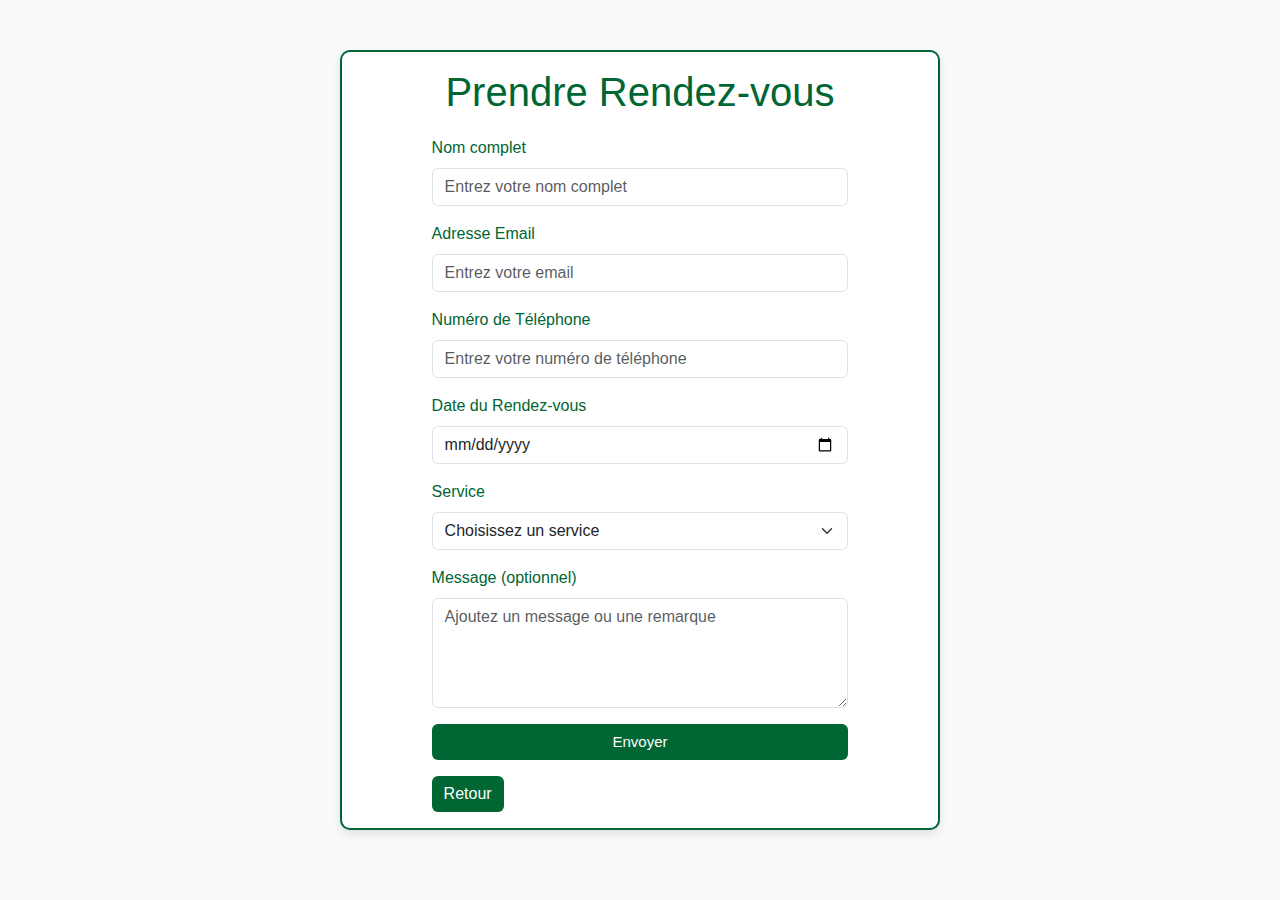
<file: rendezvous.html>
<!DOCTYPE html>
<html lang="en">
<head>
    <meta charset="UTF-8">
    <meta name="viewport" content="width=device-width, initial-scale=1.0">
    <title>Prendre Rendez-vous</title>
    <link href="https://cdn.jsdelivr.net/npm/bootstrap@5.0.0/dist/css/bootstrap.min.css" rel="stylesheet">
    <style>
        body {
            background-color: #f8f9fa;
            font-family: Arial, sans-serif;
        }
        .form-container {
            max-width: 600px;
            margin: 50px auto;
            background: #fff;
            border: 2px solid #006633;
            border-radius: 10px;
            padding: 30px;
            box-shadow: 0 4px 8px rgba(0, 0, 0, 0.1);
        }
        .form-container h1 {
            color: #006633;
            text-align: center;
            margin-bottom: 20px;
        }
        .btn-primary {
            background-color: #006633;
            border: none;
        }
        .btn-primary:hover {
            background-color: #004d26;
        }
        .form-label {
            color: #006633;
        }
    </style>
</head>
<body>
    <div class="form-container" style="padding: 1rem 7%;">
        <h1>Prendre Rendez-vous</h1>
        <form action="confirmation.html" method="POST">
            <div class="mb-3">
                <label for="name" class="form-label">Nom complet</label>
                <input type="text" class="form-control" id="name" name="name" placeholder="Entrez votre nom complet" required>
            </div>
            <div class="mb-3">
                <label for="email" class="form-label">Adresse Email</label>
                <input type="email" class="form-control" id="email" name="email" placeholder="Entrez votre email" required>
            </div>
            <div class="mb-3">
                <label for="phone" class="form-label">Numéro de Téléphone</label>
                <input type="tel" class="form-control" id="phone" name="phone" placeholder="Entrez votre numéro de téléphone" required>
            </div>
            <div class="mb-3">
                <label for="date" class="form-label">Date du Rendez-vous</label>
                <input type="date" class="form-control" id="date" name="date" required>
            </div>
            <div class="mb-3">
                <label for="service" class="form-label">Service</label>
                <select class="form-select" id="service" name="service" required>
                    <option value="" disabled selected>Choisissez un service</option>
                    <option value="Pédiatrie">Pédiatrie</option>
                    <option value="Cardiologie">Cardiologie</option>
                    <option value="Chirurgie">Chirurgie</option>
                    <option value="Ophtalmologie">Ophtalmologie</option>
                </select>
            </div>
            <div class="mb-3">
                <label for="message" class="form-label">Message (optionnel)</label>
                <textarea class="form-control" id="message" name="message" rows="4" placeholder="Ajoutez un message ou une remarque"></textarea>
            </div>
            <button type="submit" class="btn btn-primary w-100">
                <a href="confirmation.html" style="color: white;font-size: 15px;text-decoration: none;">Envoyer</a>
            </button>
        </form>
        <a class="btn btn-secondary mt-3" href="javascript:history.back()" style="background-color: #006633; border: none; color: #fff;">Retour</a>
    </div>
    <script src="https://cdn.jsdelivr.net/npm/bootstrap@5.0.0/dist/js/bootstrap.bundle.min.js"></script>
</body>
</html>
</file>
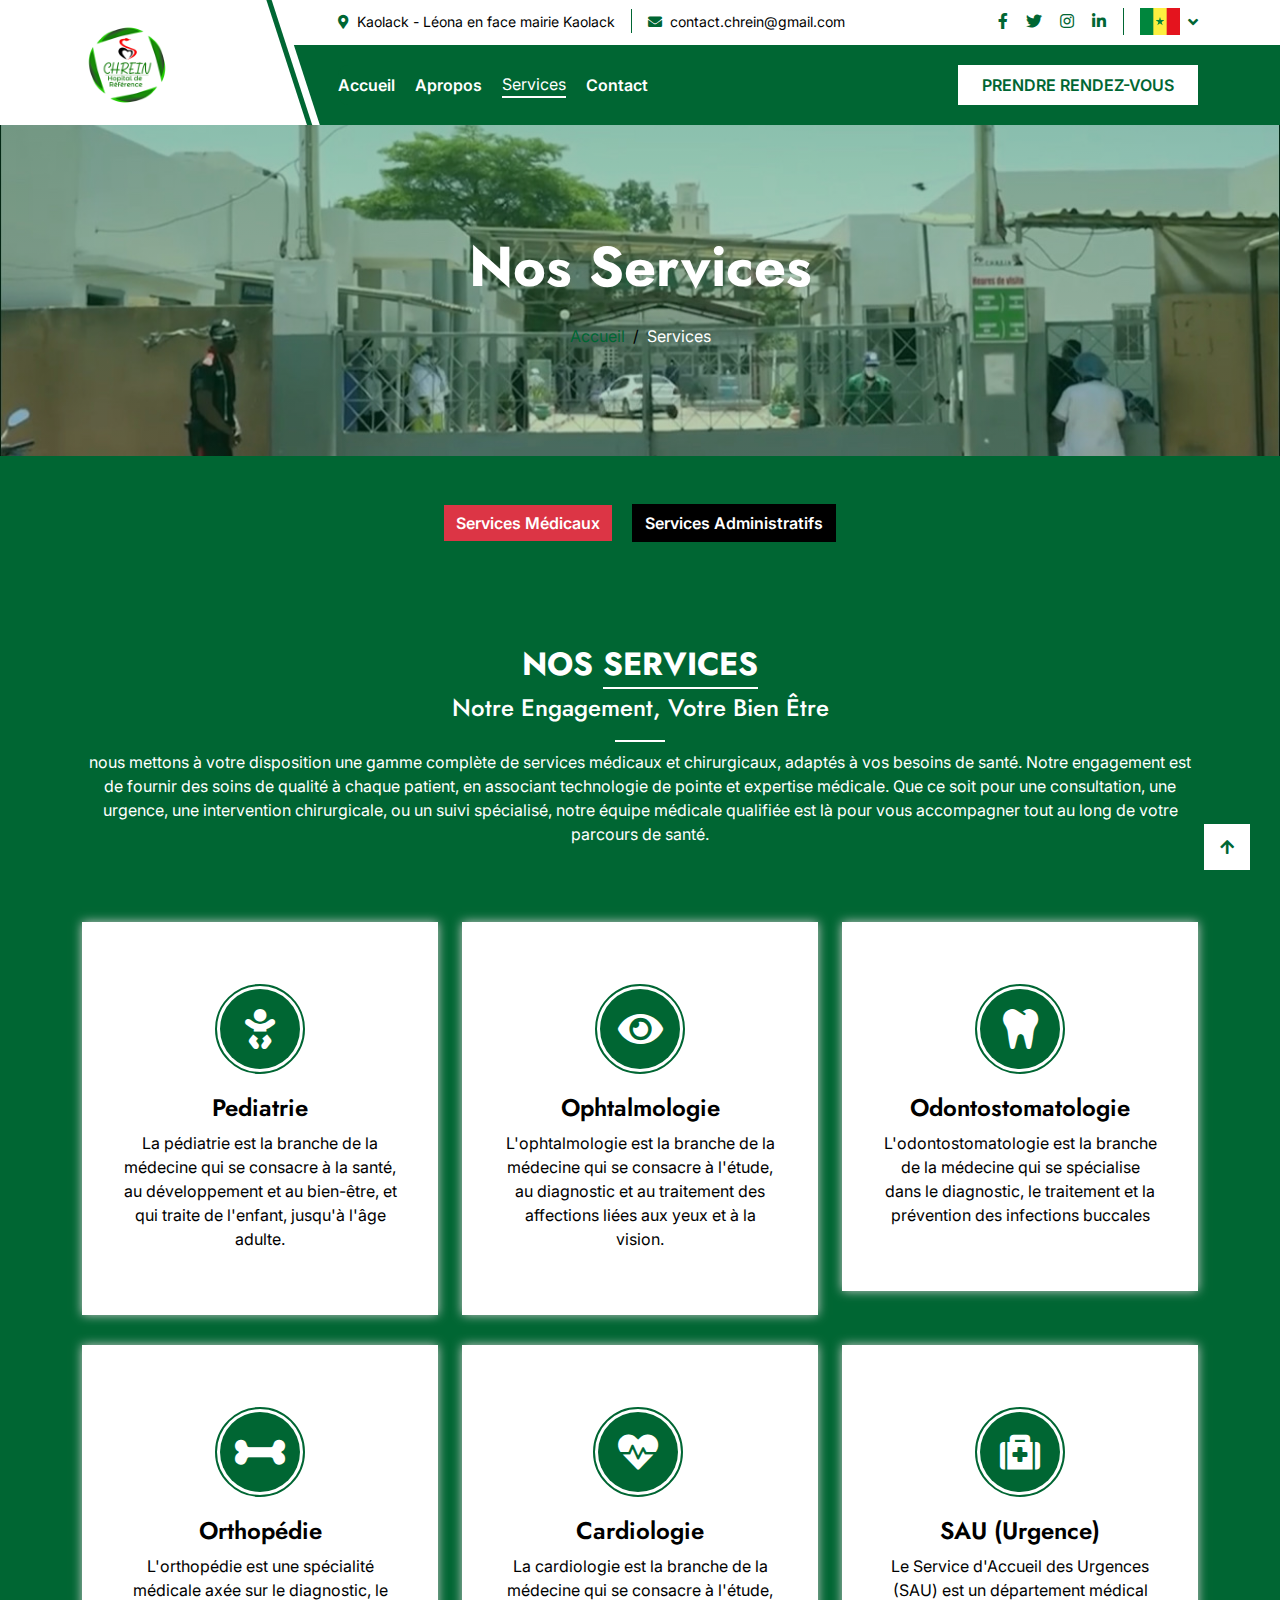
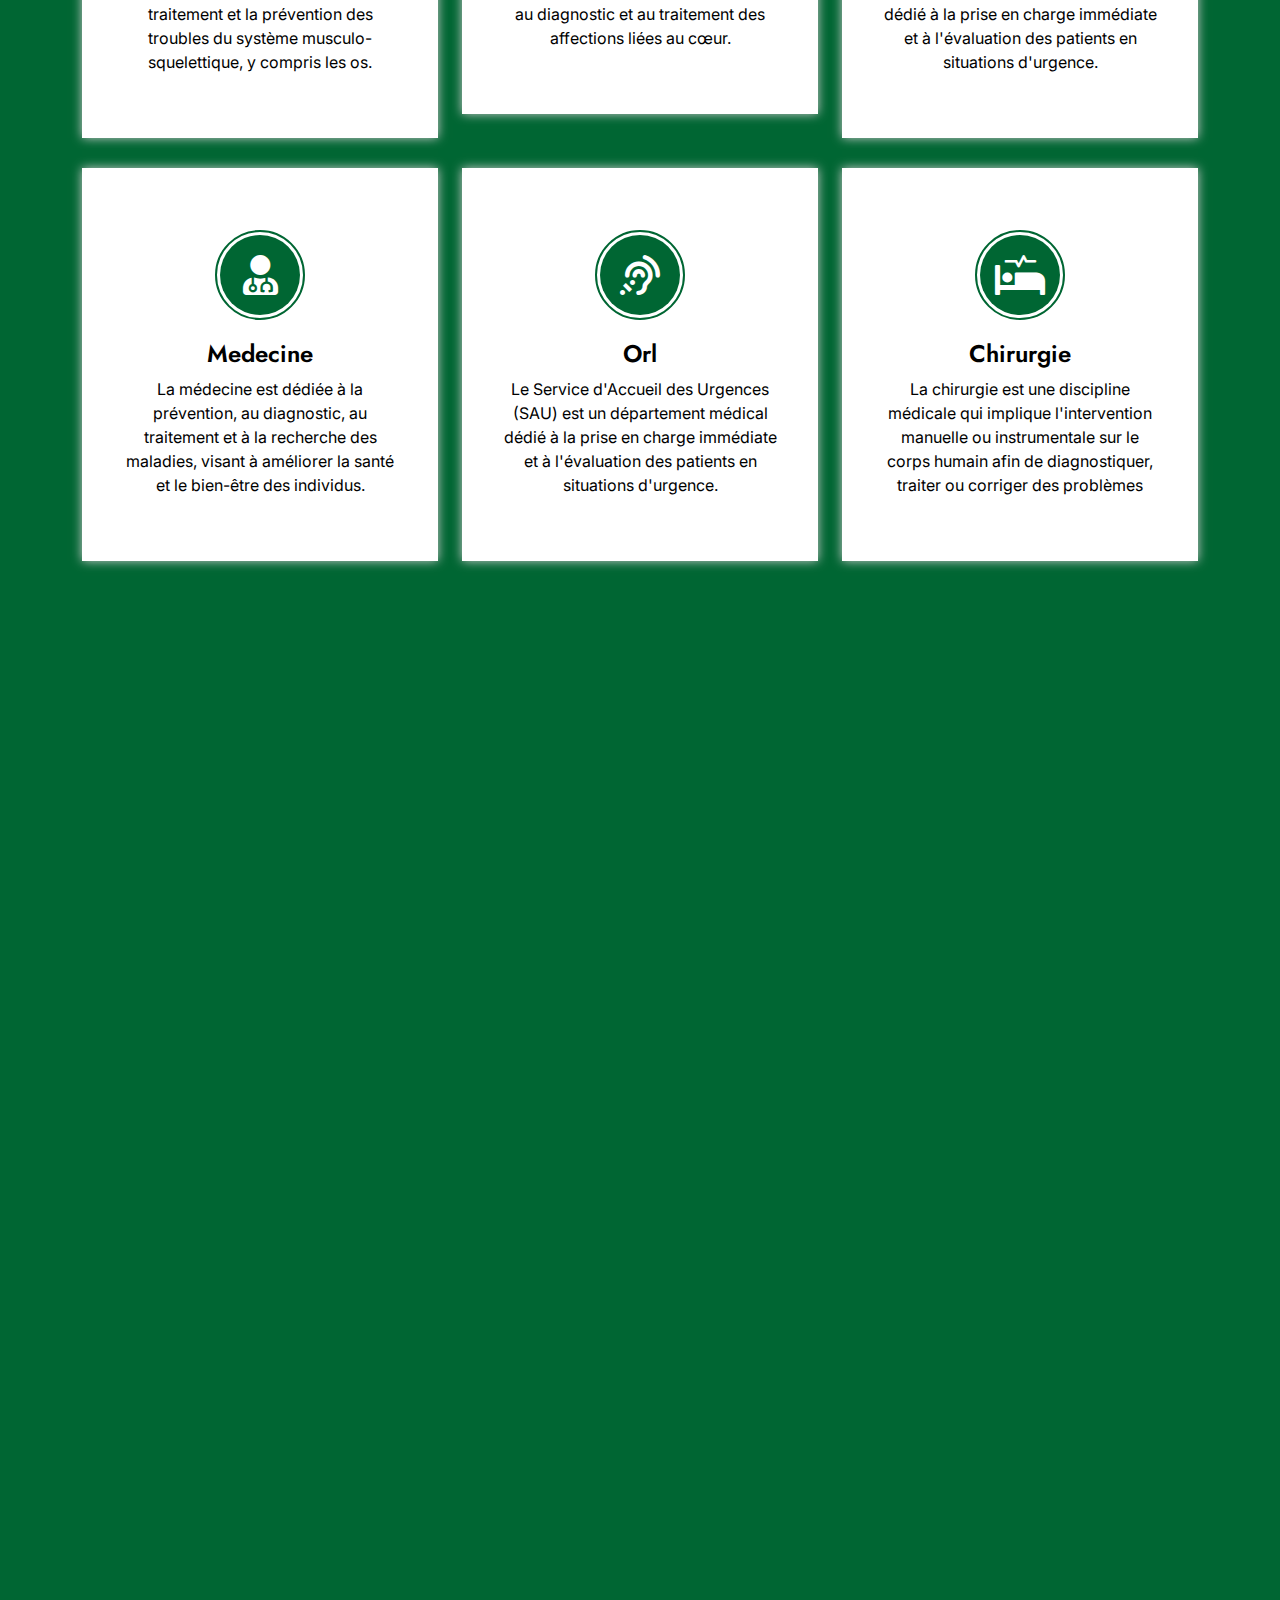
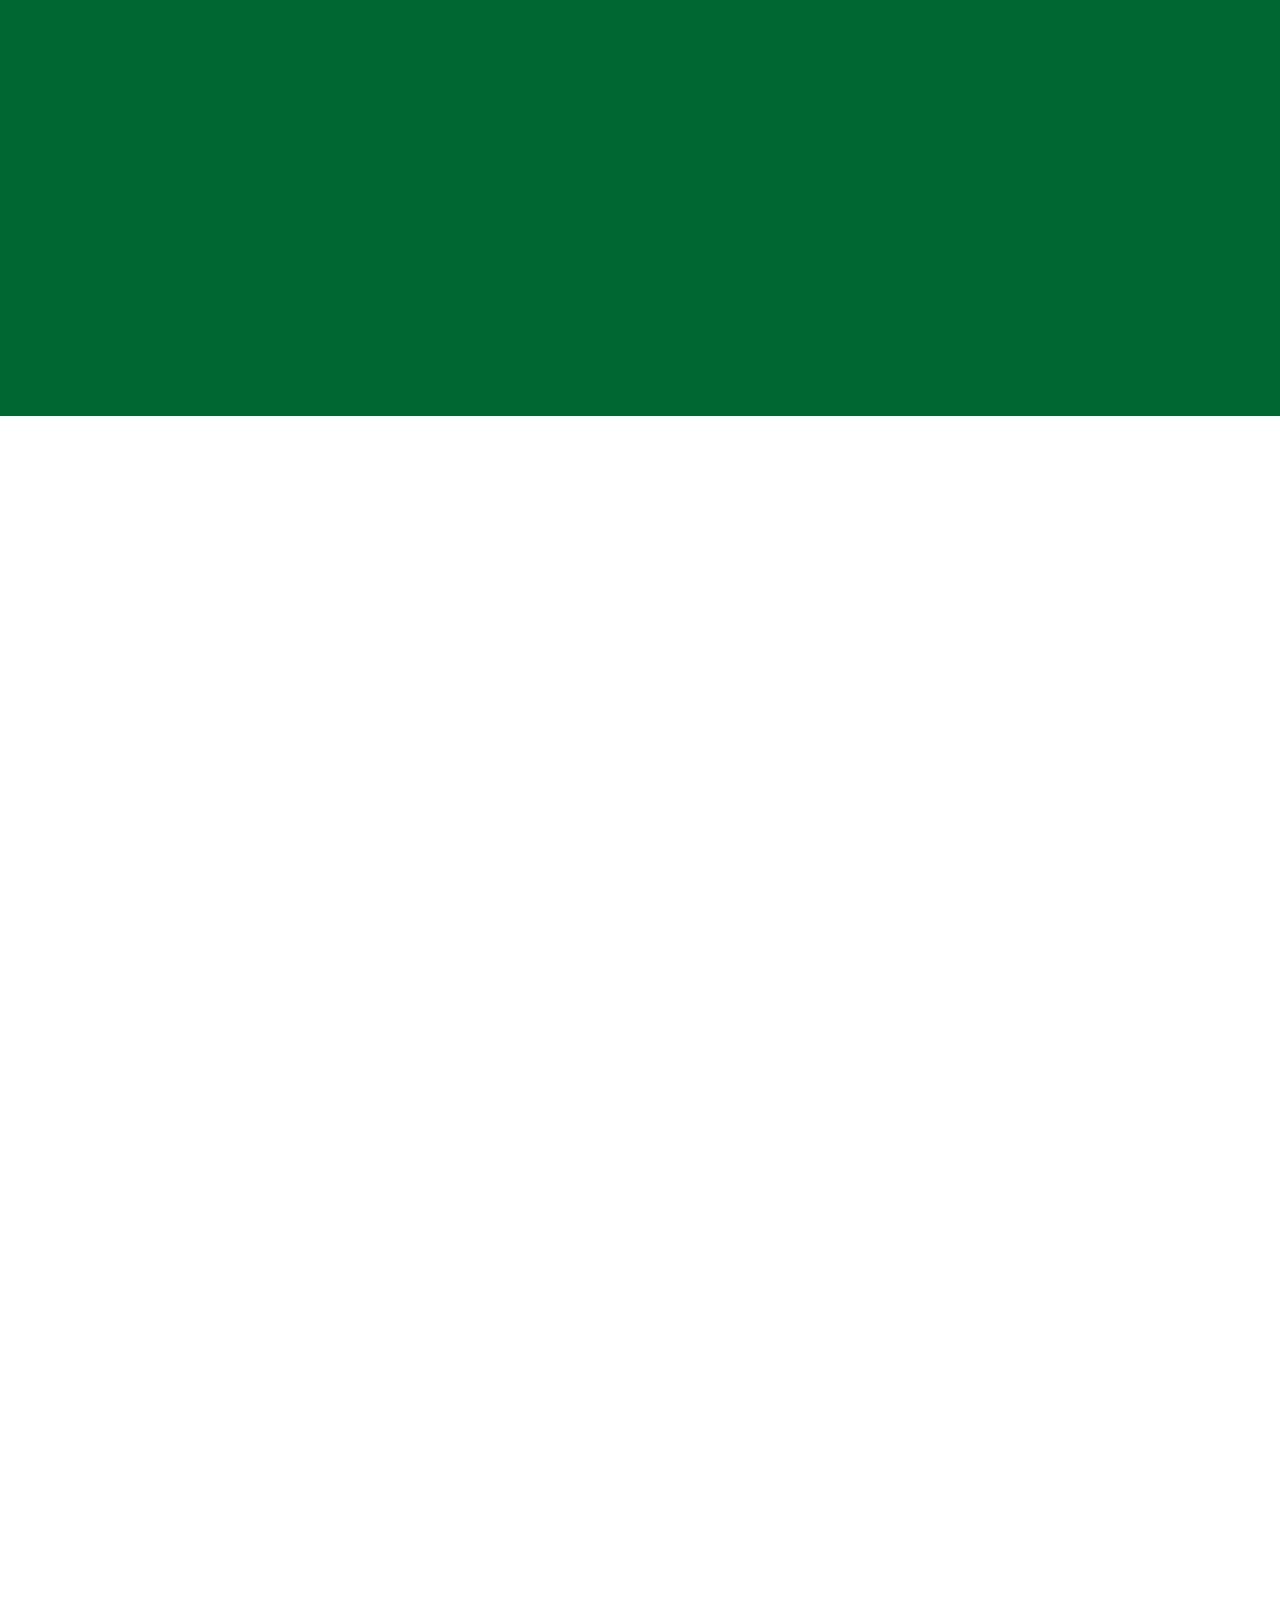
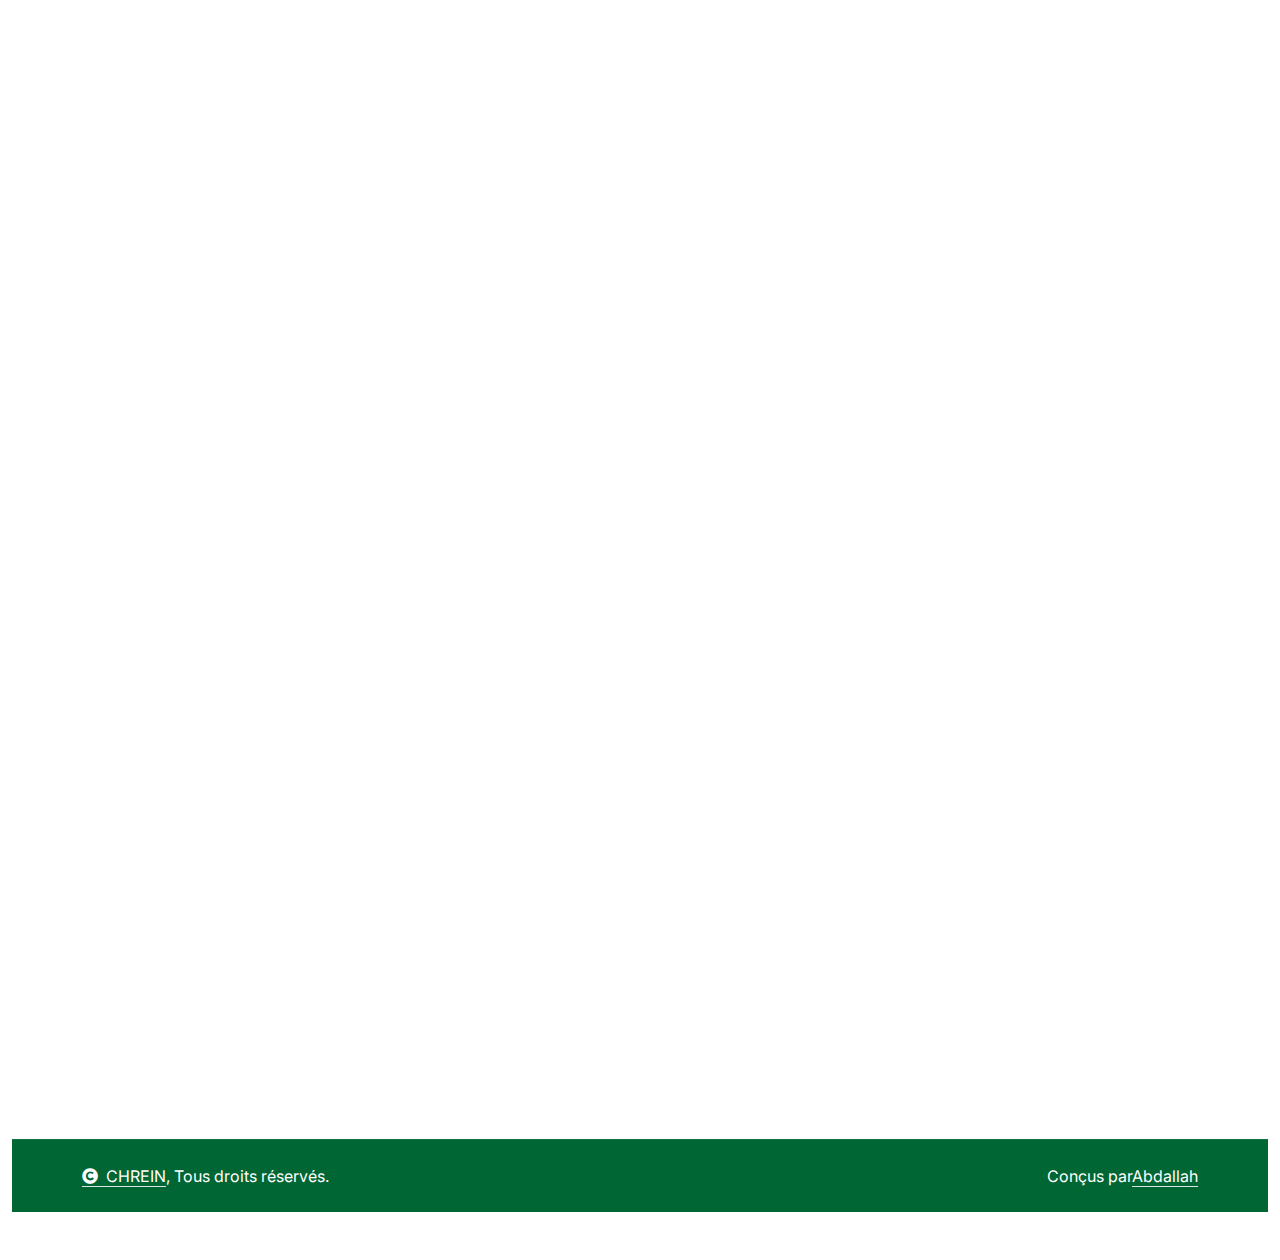
<file: service.html>
<!DOCTYPE html>
<html lang="en">

    <head>
        <meta charset="utf-8">
        <title>Services</title>
        <meta content="width=device-width, initial-scale=1.0" name="viewport">
        <meta content="" name="keywords">
        <meta content="" name="description">

        <!-- Google Web Fonts -->
        <link rel="preconnect" href="https://fonts.googleapis.com">
        <link rel="preconnect" href="https://fonts.gstatic.com" crossorigin>
        <link href="https://fonts.googleapis.com/css2?family=Inter:wght@100..900&family=Edu+TAS+Beginner:wght@400..700&family=Jost:ital,wght@0,100..900;1,100..900&display=swap" rel="stylesheet">

        <!-- Icon Font Stylesheet -->
        <link rel="stylesheet" href="https://use.fontawesome.com/releases/v5.15.4/css/all.css"/>
        <link href="https://cdn.jsdelivr.net/npm/bootstrap-icons@1.4.1/font/bootstrap-icons.css" rel="stylesheet">

        <!-- Libraries Stylesheet -->
        <link rel="stylesheet" href="lib/animate/animate.min.css"/>
        <link href="lib/owlcarousel/assets/owl.carousel.min.css" rel="stylesheet">


        <!-- Customized Bootstrap Stylesheet -->
        <link href="css/bootstrap.min.css" rel="stylesheet">

        <!-- Template Stylesheet -->
        <link href="css/style.css" rel="stylesheet">
        <link rel="shortcut icon" href="img/logo1.png" type="image/x-icon">

    </head>

    <body>

        <!-- Spinner Start -->
        <div id="spinner" class="show bg-white position-fixed translate-middle w-100 vh-100 top-50 start-50 d-flex align-items-center justify-content-center">
            <div class="spinner-border text-primary" style="width: 3rem; height: 3rem;" role="status">
                <span class="sr-only">Loading...</span>
            </div>
        </div>
        <!-- Spinner End -->

        

        <!-- Navbar & Hero Start -->
        <div class="container-fluid header-top">
            <div class="container d-flex align-items-center">
                <div class="d-flex align-items-center h-100">
                    <a href="#" class="navbar-brand" style="height: 125px;">
                        <h1 class="text-primary mb-0"><img src="img/logo.png" alt="" style="width: 90px; margin-right: 100px;margin-top: -20px;"></h1>
                        <!-- <img src="img/logo.png" alt="Logo"> -->
                    </a>
                </div>
                <div class="w-100 h-100">
                    <div class="topbar px-0 py-2 d-none d-lg-block" style="height: 45px;">
                        <div class="row gx-0 align-items-center">
                            <div class="col-lg-8 text-center text-lg-center mb-lg-0">
                                <div class="d-flex flex-wrap">
                                    <div class="border-end border-primary pe-3">
                                        <a href="#" class="text-muted small"><i class="fas fa-map-marker-alt me-2" style="color: #006633;"></i>Kaolack - Léona en face mairie Kaolack</a>
                                    </div>
                                    <div class="ps-3">
                                        <a href="mailto:example@gmail.com" class="text-muted small"><i class="fas fa-envelope  me-2" style="color: #006633;"></i>contact.chrein@gmail.com</a>
                                    </div>
                                </div>
                            </div>
                            <div class="col-lg-4 text-center text-lg-end">
                                <div class="d-flex justify-content-end">
                                    <div class="d-flex border-end border-primary pe-3">
                                        <a class="btn p-0 text-primary me-3" href="#"><i class="fab fa-facebook-f" style="color:#006633"></i></a>
                                        <a class="btn p-0 text-primary me-3" href="#"><i class="fab fa-twitter" style="color:#006633"></i></a>
                                        <a class="btn p-0 text-primary me-3" href="#"><i class="fab fa-instagram" style="color:#006633"></i></a>
                                        <a class="btn p-0 text-primary me-0" href="#"><i class="fab fa-linkedin-in" style="color:#006633"></i></a>
                                    </div>
                                    <div class="dropdown ms-3">
                                            <a href="#" class="dropdown-toggle text-white" data-bs-toggle="dropdown"><img src="img/drapeau.png" alt="" style="width: 40px;"></a> 
                                    </div>
                                </div>
                            </div>
                        </div>
                    </div>
                    <div class="nav-bar px-0 py-lg-0" style="height: 80px;">
                        <nav class="navbar navbar-expand-lg navbar-light d-flex justify-content-lg-end">
                            <a href="#" class="navbar-brand-2">
                                <h1 class="text-primary mb-0"><img src="img/logo.png" alt="" style="width: 80px;"></h1>
                                <!-- <img src="img/logo.png" alt="Logo"> -->
                            </a>  
                            <button class="navbar-toggler" type="button" data-bs-toggle="collapse" data-bs-target="#navbarCollapse" style="border: 2px solid #fff;">
                                <span class="fa fa-bars" style="color: #fff;"></span>
                            </button>
                            <div class="collapse navbar-collapse" id="navbarCollapse">
                                <div class="navbar-nav mx-0 mx-lg-auto bg-white">
                                    <a href="index.html" class="nav-item nav-link" style="color:#fff; font-weight: 600;">Accueil</a>
                                    <a href="about.html" class="nav-item nav-link" style="color:#fff; font-weight: 600;">Apropos</a>
                                    <a href="service.html" class="nav-item nav-link active" style="color: #fff;border-bottom: 2px solid #fff;">Services</a>
                                    <a href="contact.html" class="nav-item nav-link" style="color:#fff; font-weight: 600;">Contact</a>
                                    <div class="nav-btn ps-3">
                                        <a href="rendezvous.html" class="btn btn-primary py-2 px-4 ms-0 ms-lg-3" style="background: #fff;"> PRENDRE RENDEZ-VOUS</a>
                                    </div>
                                </div>
                            </div>
                        </nav>
                    </div>
                </div>
            </div>
        </div>
        <!-- Navbar & Hero End -->

        <!-- Header Start -->
        <div class="container-fluid bg-breadcrumb">
            <div class="container text-center py-5" style="max-width: 900px;">
                <h4 class="text-white display-4 mb-4 wow fadeInDown" data-wow-delay="0.1s">Nos Services</h4>
                <ol class="breadcrumb d-flex justify-content-center mb-0 wow fadeInDown" data-wow-delay="0.3s">
                    <li class="breadcrumb-item"><a href="index.html">Accueil</a></li>
                    <li class="breadcrumb-item active text-primary">Services</li>
                </ol>    
            </div>
        </div>
        <!-- Header End -->

        <div class="container text-center my-5">
            <button id="btn-medical" class="btn btn-primary mx-2" style="color:white ;">Services Médicaux</button>
            <button id="btn-administratif" class="btn btn-secondary mx-2" style="color:white ;">Services Administratifs</button>
        </div>
        <!-- Services Start -->
        <section id="services-medicaux" class="we-offer-area text-center" style="background-color: #006633;">
            <div class="container">
                <div class="row">
                    <div class="col-md-12">
                        <div class="site-heading text-center">
                            <h2>Nos <span>Services</span></h2>
                            <h4>Notre engagement, votre bien être</h4>
                            <p>
                                nous mettons à votre disposition une gamme complète de services médicaux et chirurgicaux, adaptés à vos besoins de santé. Notre engagement est de fournir des soins de qualité à chaque patient, en associant technologie de pointe et expertise médicale. Que ce soit pour une consultation, une urgence, une intervention chirurgicale, ou un suivi spécialisé, notre équipe médicale qualifiée est là pour vous accompagner tout au long de votre parcours de santé.
                            </p>
                        </div>
                    </div>
                </div>
                    <div class="row our-offer-items less-carousel">
                        <!-- Single Item -->
                        <div class="col-md-4 col-sm-6 equal-height">
                            <div class="item">
                                <!-- <i class="fas fa-pen-fancy"></i> -->
                                <i class="fa fa-baby"></i>
                                <h4>Pediatrie</h4>
                                <p>
                                    La pédiatrie est la branche de la médecine qui se consacre à la santé, au développement et au bien-être, et qui traite de l'enfant, jusqu'à l'âge adulte.
                                </p>
                            </div>
                        </div>
                        <!-- End Single Item -->
    
                        <!-- Single Item -->
                        <div class="col-md-4 col-sm-6 equal-height">
                            <div class="item">
                                <i class="fa fa-eye"></i>
                                <h4>Ophtalmologie</h4>
                                <p>
                                    L'ophtalmologie est la branche de la médecine qui se consacre à l'étude, au diagnostic et au traitement des affections liées aux yeux et à la vision. 
                                </p>
                            </div>
                        </div>
                        <!-- End Single Item -->
    
                        <!-- Single Item -->
                        <div class="col-md-4 col-sm-6 equal-height">
                            <div class="item">
                                <i class="fa fa-tooth"></i>
                                <h4>Odontostomatologie</h4>
                                <p>
                                    L'odontostomatologie est la branche de la médecine qui se spécialise dans le diagnostic, le traitement et la prévention des infections buccales 
                                </p>
                            </div>
                        </div>
                        <!-- End Single Item -->
    
                        <!-- Single Item -->
                        <div class="col-md-4 col-sm-6 equal-height">
                            <div class="item">
                                <!-- <i class="fas fa-tachometer-alt"></i> -->
                                <i class="fas fa-bone"></i>
                                <h4>Orthopédie</h4>
                                <p>
                                    L'orthopédie est une spécialité médicale axée sur le diagnostic, le traitement et la prévention des troubles du système musculo-squelettique, y compris les os.
                                </p>
                            </div>
                        </div>
                        <!-- End Single Item -->
    
                        <!-- Single Item -->
                        <div class="col-md-4 col-sm-6 equal-height">
                            <div class="item">
                                <i class="fa fa-heartbeat"></i>. 
                                <h4>Cardiologie</h4>
                                <p>
                                    La cardiologie est la branche de la médecine qui se consacre à l'étude, au diagnostic et au traitement des affections liées au cœur.
                                </p>
                            </div>
                        </div>
                        <!-- End Single Item -->
    
                        <!-- Single Item -->
                        <div class="col-md-4 col-sm-6 equal-height">
                            <div class="item">
                                <i class="fa fa-medkit"></i>
                                <h4>SAU (Urgence)</h4>
                                <p>
                                    Le Service d'Accueil des Urgences (SAU) est un département médical dédié à la prise en charge immédiate et à l'évaluation des patients en situations d'urgence. 
                                </p>
                            </div>
                        </div>
                        <!-- End Single Item -->
                        <!-- Single Item -->
                        <div class="col-md-4 col-sm-6 equal-height">
                            <div class="item">
                                <i class="fa fa-user-md"></i>
                                <h4>Medecine</h4>
                                <p>
                                    La médecine est dédiée à la prévention, au diagnostic, au traitement et à la recherche des maladies, visant à améliorer la santé et le bien-être des individus.
                                </p>
                            </div>
                        </div>
                        <!-- End Single Item -->
                        <!-- Single Item -->
                        <div class="col-md-4 col-sm-6 equal-height">
                            <div class="item">
                                <i class="fa fa-listen"></i>
                                <h4>Orl</h4>
                                <p>
                                    Le Service d'Accueil des Urgences (SAU) est un département médical dédié à la prise en charge immédiate et à l'évaluation des patients en situations d'urgence. 
                                </p>
                            </div>
                        </div>
                        <!-- End Single Item -->
                        <!-- Single Item -->
                        <div class="col-md-4 col-sm-6 equal-height">
                            <div class="item">
                                <i class="fas fa-procedures"></i>
                                <h4>Chirurgie</h4>
                                <p>
                                    La chirurgie est une discipline médicale qui implique l'intervention manuelle ou instrumentale sur le corps humain afin de diagnostiquer, traiter ou corriger des problèmes  
                                </p>
                            </div>
                        </div>
                        <!-- End Single Item -->
                    </div>
            </div>
    </section>
        <!-- Services End -->
          <!-- services administratif start -->
          <div id="services-administratifs" class="container-fluid team pb-5" style="margin-top: 5rem;">
            <div class="container pb-5">
                <div class="d-flex flex-column mx-auto text-center mb-5 wow fadeInUp" data-wow-delay="0.2s" style="max-width: 800px;">
                    <h4 class="text-primary">Nos Services Administratifs</h4>
                    <h1 class="display-4 mb-4">Faites connaissance avec nos services administratifs et les personnes qui les dirigent.</h1>
                </div>
                <div class="row g-4">
                    <div class="col-md-6 col-lg-3 wow fadeInUp" data-wow-delay="0.8s">
                        <div class="team-item">
                            <div class="team-img">
                                <img src="img/IMG-20250317-WA0098.jpg" class="img-fluid w-100" alt="">
                                
                            </div>
                            <div class="team-content bg-light text-center p-4">
                                <h4 style="color:#000;">Mme Aminata Mbodji</h4>
                                <p class="mb-0" style="color:#000;">Chef Service Administratif et Financier</p>
                            </div>
                        </div>
                    </div>
                    <div class="col-md-6 col-lg-3 wow fadeInUp" data-wow-delay="0.2s">
                        <div class="team-item">
                            <div class="team-img">
                                <img src="img/IMG-20250317-WA0095.jpg" class="img-fluid w-100" alt="">
                                
                            </div>
                            <div class="team-content bg-light text-center p-4">
                                <h4 style="color:#000;">Mme Aissatou Ndong</h4>
                                <p class="mb-0" style="color:#000;">Service Commercial / Journaliste</p>
                            </div>
                        </div>
                    </div>
                    <div class="col-md-6 col-lg-3 wow fadeInUp" data-wow-delay="0.4s">
                        <div class="team-item">
                            <div class="team-img">
                                <img src="img/IMG-20250317-WA0096.jpg" class="img-fluid w-100" alt="">
                                
                            </div>
                            <div class="team-content bg-light text-center p-4">
                                <h4 style="color:#000;">Cheikh Tidiane Khouma</h4>
                                <p class="mb-0" style="color:#000;">Chef de Division Informatique</p>
                            </div>
                        </div>
                    </div>
                    <div class="col-md-6 col-lg-3 wow fadeInUp" data-wow-delay="0.6s">
                        <div class="team-item">
                            <div class="team-img">
                                <img src="img/IMG-20250317-WA0097.jpg" class="img-fluid w-100" alt="">
                                
                            </div>
                            <div class="team-content bg-light text-center p-4">
                                <h4 style="color:#000;">Mme Barry (Anta Dieye)</h4>
                                <p class="mb-0" style="color:#000;">Chef de Contrôle de Gestion</p>
                            </div>
                        </div>
                    </div>
                    
                    <div class="col-md-6 col-lg-3 wow fadeInUp" data-wow-delay="0.8s">
                        <div class="team-item">
                            <div class="team-img">
                                <img src="img/IMG-20250317-WA0099.jpg" class="img-fluid w-100" alt="">
                                
                            </div>
                            <div class="team-content bg-light text-center p-4">
                                <h4 style="color:#000;">M. Baye Omar Thiam</h4>
                                <p class="mb-0" style="color:#000;">Chef de Services des Ressources Humaines</p>
                            </div>
                        </div>
                    </div>
                </div>
            </div>
         </div>
        <!-- services adùinistratif end -->
        <script>
            // JavaScript pour gérer l'affichage des sections
            document.getElementById('btn-medical').addEventListener('click', function () {
                document.getElementById('services-medicaux').style.display = 'block';
                document.getElementById('services-administratifs').style.display = 'none';
            });
        
            document.getElementById('btn-administratif').addEventListener('click', function () {
                document.getElementById('services-medicaux').style.display = 'none';
                document.getElementById('services-administratifs').style.display = 'block';
            });
        </script>

        <!-- FAQ Start -->
        <div class="container-fluid faq-section bg-light py-5">
            <div class="container py-5">
                <div class="row g-5">
                    <div class="col-lg-6 wow fadeInLeft" data-wow-delay="0.2s">
                        <h4 class="text" style="color: #006633;" >Quelques FAQ important</h4>
                        <h1 class="display-4 mb-4" style="color: #006633; text-shadow: 1px 1px 1px #000;">Besoin d'Aide ? Consultez Nos Questions Fréquentes</h1>
                        <p class="mb-4" style="color:#006633;">Quelques réponses aux questions de nos utilisateur
                        </p>
                        <a class="btn py-3 px-5" href="#" style="background: #006633;">Voir plus...</a>
                    </div>
                    <div class="col-xl-6 wow fadeInRight" data-wow-delay="0.4s">
                        <div class="h-100">
                            <div class="accordion" id="accordionExample">
                                <div class="accordion-item">
                                    <h2 class="accordion-header" id="headingOne">
                                        <button class="accordion-button" type="button" data-bs-toggle="collapse" data-bs-target="#collapseOne" aria-expanded="true" aria-controls="collapseOne">
                                            Q: Quels sont les horaires d'ouverture de l'hôpital ?
                                        </button>
                                    </h2>
                                    <div id="collapseOne" class="accordion-collapse collapse show active" aria-labelledby="headingOne" data-bs-parent="#accordionExample">
                                        <div class="accordion-body">
                                            R: Notre hôpital est ouvert 24 heures sur 24, 7 jours sur 7 pour les urgences médicales. Les consultations et services non urgents sont disponibles du lundi au vendredi de 8h à 18h. Nous vous recommandons de prendre rendez-vous pour les consultations spécialisées.
                                        </div>
                                    </div>
                                </div>
                                <div class="accordion-item">
                                    <h2 class="accordion-header" id="headingTwo">
                                        <button class="accordion-button collapsed" type="button" data-bs-toggle="collapse" data-bs-target="#collapseTwo" aria-expanded="false" aria-controls="collapseTwo">
                                            Q: Comment puis-je prendre un rendez-vous avec un médecin spécialiste ?
                                        </button>
                                    </h2>
                                    <div id="collapseTwo" class="accordion-collapse collapse" aria-labelledby="headingTwo" data-bs-parent="#accordionExample">
                                        <div class="accordion-body">
                                            R: Vous pouvez prendre un rendez-vous en appelant notre ligne dédiée au (+221) XXX-XXXX ou en utilisant notre formulaire de réservation en ligne sur notre site web. Vous recevrez une confirmation de rendez-vous par SMS ou e-mail.
                                        </div>
                                    </div>
                                </div>
                                <div class="accordion-item">
                                    <h2 class="accordion-header" id="headingThree">
                                        <button class="accordion-button collapsed" type="button" data-bs-toggle="collapse" data-bs-target="#collapseThree" aria-expanded="false" aria-controls="collapseThree">
                                            Q: Quels services médicaux sont proposés à l'hôpital ?
                                        </button>
                                    </h2>
                                    <div id="collapseThree" class="accordion-collapse collapse" aria-labelledby="headingThree" data-bs-parent="#accordionExample">
                                        <div class="accordion-body">
                                            R: Nous offrons une large gamme de services médicaux, y compris des consultations en médecine générale, des soins spécialisés (cardiologie, gynécologie, orthopédie, etc.), des services d'urgence, des interventions chirurgicales, de la rééducation, ainsi qu'un laboratoire et une imagerie médicale.
                                    </div>
                                </div>
                                <div class="accordion-item">
                                    <h2 class="accordion-header" id="headingFour">
                                        <button class="accordion-button collapsed" type="button" data-bs-toggle="collapse" data-bs-target="#collapseFour" aria-expanded="false" aria-controls="collapseFour">
                                            Q: Acceptez-vous les assurances santé et comment fonctionne la facturation ?
                                        </button>
                                    </h2>
                                    <div id="collapseFour" class="accordion-collapse collapse" aria-labelledby="headingFour" data-bs-parent="#accordionExample">
                                        <div class="accordion-body">
                                            R: Oui, nous acceptons plusieurs types d'assurances santé. Veuillez vérifier avec notre service d'accueil les partenaires avec lesquels nous travaillons. À votre arrivée, nous vérifierons votre couverture et vous expliquerons le processus de facturation. Si vous n'êtes pas couvert, vous pouvez régler directement les frais.
                                        </div>
                                    </div>
                                </div>
                            </div>
                        </div>
                    </div>
                </div>
            </div>
         </div>
        <!-- FAQ End -->


        <!-- Testimonial Start -->
        <div class="container-fluid testimonial bg-dark py-5">
            <div class="container py-5">
                <div class="row g-5">
                    <div class="col-lg-6 col-xl-5 wow fadeInUp" data-wow-delay="0.2s">
                        <h4 class="text" style="color: #006633;">Témoignages</h4>
                        <h1 class="display-4 mb-4" style="color: #006633;">Ce que disent nos clients</h1>
                        <p class="mb-4" style="color: #000;">
                            nous mettons tout en œuvre pour vous offrir des soins de santé exceptionnels et personnalisés. Notre équipe de médecins, infirmiers et personnel médical dévoués est engagée à vous fournir des services de santé à la hauteur de vos attentes.
                        </p>
                        <a class="btn btn-light py-3 px-5" href="#" style="background-color: #006633; color: #fff;">Voir plus...</a>
                    </div>
                    <div class="col-lg-6 col-xl-7 wow fadeInUp" data-wow-delay="0.4s">
                        <div class="owl-carousel testimonial-carousel">
                            <div class="testimonial-item">
                                <div class="testimonial-quote"><i class="fa fa-quote-right fa-2x"></i>
                                </div>
                                <div class="testimonial-inner p-4">
                                    <img src="img/testimonial-1.jpg" class="img-fluid" alt="">
                                    <div class="ms-4">
                                        <h4>Karim Séné</h4>
                                        <p>Informaticien</p>
                                        <div class="d-flex text-primary">
                                            <i class="fas fa-star"></i>
                                            <i class="fas fa-star"></i>
                                            <i class="fas fa-star"></i>
                                            <i class="fas fa-star"></i>
                                            <i class="fas fa-star text-body"></i>
                                        </div>
                                    </div>
                                </div>
                                <div class="customer-text p-4">
                                    <p class="mb-0" style="color: #000;font-style: italic;">"Mon expérience à l'hôpital a été très positive. J'ai subi une opération chirurgicale et tout s'est déroulé dans des conditions parfaites. Le personnel m'a soutenu à chaque étape, et je me sens maintenant en pleine forme. Merci à toute l'équipe pour leur dévouement."</p>
                                </div>
                            </div>
                            <div class="testimonial-item">
                                <div class="testimonial-quote"><i class="fa fa-quote-right fa-2x"></i>
                                </div>
                                <div class="testimonial-inner p-4">
                                    <img src="img/testimonial-2.jpg" class="img-fluid" alt="">
                                    <div class="ms-4">
                                        <h4>Fatou Ndiaye</h4>
                                        <p>Professeur Anglais</p>
                                        <div class="d-flex text-primary">
                                            <i class="fas fa-star"></i>
                                            <i class="fas fa-star"></i>
                                            <i class="fas fa-star"></i>
                                            <i class="fas fa-star"></i>
                                            <i class="fas fa-star text-body"></i>
                                        </div>
                                    </div>
                                </div>
                                <div class="customer-text p-4">
                                    <p class="mb-0" style="color: #000;font-style: italic;">"J'ai été impressionnée par l'attention et le professionnalisme du personnel médical. De ma première consultation jusqu'à ma guérison, je me suis toujours sentie entre de bonnes mains. Je recommande vivement cet hôpital pour la qualité de ses soins."</p>
                                </div>
                            </div>
                            <div class="testimonial-item">
                                <div class="testimonial-quote"><i class="fa fa-quote-right fa-2x"></i>
                                </div>
                                <div class="testimonial-inner p-4">
                                    <img src="img/testimonial-3.jpg" class="img-fluid" alt="">
                                    <div class="ms-4">
                                        <h4>Mariama Thiam</h4>
                                        <p>Etudiante</p>
                                        <div class="d-flex text-primary">
                                            <i class="fas fa-star"></i>
                                            <i class="fas fa-star"></i>
                                            <i class="fas fa-star"></i>
                                            <i class="fas fa-star"></i>
                                            <i class="fas fa-star text-body"></i>
                                        </div>
                                    </div>
                                </div>
                                <div class="customer-text p-4">
                                    <p class="mb-0" style="color: #000;font-style: italic;">"La prise en charge rapide et efficace a fait toute la différence lors de mon admission d'urgence. Les médecins et infirmiers ont été formidables et très rassurants. Je leur suis infiniment reconnaissante pour leur professionnalisme et leur compassion."</p>
                                </div>
                            </div>
                        </div>
                    </div>
                </div>
            </div>
         </div>
        <!-- Testimonial End -->


        <!-- Banner Start -->
        <div class="container-fluid banner py-5 wow zoomIn" data-wow-delay="0.2s">
            <div class="banner-design-1"></div>
            <div class="banner-design-2"></div>
            <div class="container py-5">
                <div class="row g-5">
                    <div class="col-lg-8">
                        <div class="">
                            <h4 class="text-white">Rejoignez-nous</h4>
                            <h1 class="display-4 text-white mb-0" style="text-shadow: 1px 1px 4px #000;">N'attendez pas que votre etat de santé s'agrave.</h1>
                        </div>
                    </div>
                    <div class="col-lg-4">
                        <div class="d-flex align-items-center justify-content-lg-end h-100">
                            <a class="btn btn-primary py-3 px-4 px-md-5 ms-2" href="#" style="background: #fff; border: 2px solid #006633;">PRENDRE RENDEZ-VOUS</a>
                        </div>
                    </div>
                </div>
            </div>
         </div>
        <!-- Banner End -->


        <!-- Footer Start -->
        <div class="container-fluid footer  py-5 wow fadeIn" data-wow-delay="0.2s">
            <div class="container py-5">
                <div class="row g-5 mb-5 align-items-center">
                    <div class="col-lg-7">
                        <div class="position-relative mx-auto">
                            <input class="form-control w-100 py-3 ps-4 pe-5" type="text" placeholder="Entrez votre mail pour recevoir les notifications">
                            <button type="button" class="btn  position-absolute top-0 end-0 py-2 px-4 mt-2 me-2" style="background: #fff; color: #006633;">Abonnez</button>
                        </div>
                    </div>
                    <div class="col-lg-5">
                        <div class="d-flex align-items-center justify-content-center justify-content-lg-end">
                            <a class="btn btn-light btn-md-square me-3" href=""><i class="fab fa-facebook-f"></i></a>
                            <a class="btn btn-light btn-md-square me-3" href=""><i class="fab fa-twitter"></i></a>
                            <a class="btn btn-light btn-md-square me-3" href=""><i class="fab fa-instagram"></i></a>
                            <a class="btn btn-light btn-md-square me-0" href=""><i class="fab fa-linkedin-in"></i></a>
                        </div>
                    </div>
                </div>
                <div class="row g-5">
                    <div class="col-md-6 col-lg-6 col-xl-3">
                        <div class="footer-item d-flex flex-column">
                            <div class="footer-item">
                                <h1 class="text-primary mb-0"><img src="img/logo.png" alt="" style="width: 100px; background-color: #fff;border-radius: 50%;"></h1>
                                <p class="mb-3">Que vous veniez pour une consultation, une intervention chirurgicale ou un suivi, nous nous assurons que votre bien-être est notre priorité absolue.</p>
                            </div>
                        </div>
                    </div>
                    <div class="col-md-6 col-lg-6 col-xl-3">
                        <div class="footer-item d-flex flex-column">
                            <h4 class="text-white mb-4">Liens Rapides</h4>
                            <a href="#"> Accueil</a>
                            <a href="#"> A propos</a>
                            <a href="#"> Service</a>
                            <a href="#"> Contact</a>
                        </div>
                    </div>
                    <div class="col-md-6 col-lg-6 col-xl-3">
                        <div class="footer-item d-flex flex-column">
                            <h4 class="text-white mb-4">Services</h4>
                            <a href="#"> Consultation médicale</a>
                            <a href="#"> Interventions chirurgicale</a>
                            <a href="#"> Soins infirmiers et hospitalisation</a>
                            <a href="#"> Urgences médicales</a>
                        </div>
                    </div>
                    <div class="col-md-6 col-lg-6 col-xl-3">
                        <div class="footer-item d-flex flex-column">
                            <h4 class="text-white mb-4">Nos informations</h4>
                            <a href="#"><i class="fa fa-map-marker-alt text-primary me-2"></i> Kaolack en face mairie de Kaolack</a>
                            <a href="mailto:info@example.com"><i class="fas fa-envelope text-primary me-2"></i> contact.@chrein.com</a>
                            <a href="mailto:info@example.com"><i class="fas fa-envelope text-primary me-2"></i> contact.@chrein.com</a>
                            <a href="tel:+012 345 67890"><i class="fas fa-phone text-primary me-2"></i> +221 33 923 34 32</a>
                            <a href="tel:+012 345 67890" class="mb-3"><i class="fas fa-print text-primary me-2"></i> +221 33 456 34 23</a>
                        </div>
                    </div>
                </div>
            </div>
        </div>
        <!-- Footer End -->

        
        <!-- Copyright Start -->
        <div class="container-fluid copyright py-4">
            <div class="container">
                <div class="row g-4 align-items-center">
                    <div class="col-md-6 text-center text-md-start mb-md-0">
                        <span class="text-body"><a href="#" class="border-bottom text-white"><i class="fas fa-copyright text-light me-2"></i>CHREIN</a>, Tous droits réservés.</span>
                    </div>
                    <div class="col-md-6 text-center text-md-end text-body">
                        Conçus par<a class="border-bottom text-white" href="#">Abdallah</a>
                    </div>
                </div>
            </div>
        </div>
        <!-- Copyright End -->


        <!-- Back to Top -->
        <a href="#" class="btn btn-lg-square back-to-top" style="background: #fff;"><i class="fa fa-arrow-up" style="color: #006633;"></i></a>   

        <!-- JavaScript Libraries -->
        <script src="https://ajax.googleapis.com/ajax/libs/jquery/3.6.4/jquery.min.js"></script>
        <script src="https://cdn.jsdelivr.net/npm/bootstrap@5.0.0/dist/js/bootstrap.bundle.min.js"></script>
        <script src="lib/wow/wow.min.js"></script>
        <script src="lib/easing/easing.min.js"></script>
        <script src="lib/waypoints/waypoints.min.js"></script>
        <script src="lib/owlcarousel/owl.carousel.min.js"></script>
        

        <!-- Template Javascript -->
        <script src="js/main.js"></script>
    </body>

</html>
</file>
<file: css/style.css>
/*** Spinner Start ***/
#spinner {
    opacity: 0;
    visibility: hidden;
    transition: opacity .5s ease-out, visibility 0s linear .5s;
    z-index: 99999;
}
span
#spinner.show {
    transition: opacity .5s ease-out, visibility 0s linear 0s;
    visibility: visible;
    opacity: 1;
}
/*** Spinner End ***/

.back-to-top {
    position: fixed;
    right: 30px;
    bottom: 30px;
    transition: 0.5s;
    z-index: 99;
}


/*** Button Start ***/
.btn {
    font-weight: 600;
    transition: .5s;
}

.btn-square {
    width: 32px;
    height: 32px;
}

.btn-sm-square {
    width: 34px;
    height: 34px;
}

.btn-md-square {
    width: 40px;
    height: 40px;
}

.btn-lg-square {
    width: 46px;
    height: 46px;
}

.btn-xl-square {
    width: 56px;
    height: 56px;
}

.btn-square,
.btn-sm-square,
.btn-md-square,
.btn-lg-square,
.btn-xl-square {
    padding: 0;
    display: flex;
    align-items: center;
    justify-content: center;
    font-weight: normal;
}

.btn.btn-primary {
    color: var(--bs-white);
    border: none;
}

.btn.btn-primary:hover {
    background: var(--bs-dark);
    color: var(--bs-white);
}

.btn.btn-light {
    color: var(--bs-primary);
    border: none;
}

.btn.btn-light:hover {
    color: var(--bs-white);
    background: var(--bs-primary);
}

/*** Navbar Start ***/
.header-top .topbar .dropdown-toggle::after {
    border: none;
    content: "\f107";
    font-family: "Font Awesome 5 Free";
    font-weight: 600;
    vertical-align: middle;
    margin-left: 8px;
    color: #006633;
}

.header-top .topbar .dropdown .dropdown-menu {
    transform: rotateX(0deg);
    visibility: visible;
    background: var(--bs-light);
    padding-top: 12px;
    border: 0;
    transition: .5s;
    opacity: 1;
}

.header-top {
    height: 125px;
    position: relative;
}

.header-top::after {
    content: "";
    position: absolute;
    overflow: hidden;
    width: 16%;
    height: 100%;
    top: 0;
    left: 0;
    background: var(--bs-dark);
    z-index: 1;
}

@media (min-width: 992px) {
    .header-top::before {
        content: "";
        position: absolute;
        overflow: hidden;
        width: 100%;
        height: 45px;
        top: 0;
        right: 0;
        background: var(--bs-dark);
        z-index: -1;
    }

    .navbar-brand-2 {
        display: none;
    }
}

@media (max-width: 991px) {
    .header-top {
        max-height: 80px;
    }

    .navbar {
        justify-content: space-between;
    }

    .header-top .container {
        max-height: 80px;
    }

    .navbar-brand {
        display: none;
    }

    .navbar-brand-2 {
        position: relative;
        overflow: hidden;
        width: 200px;
        height: 100%;
        padding: 0;
        display: flex;
        align-items: center;
        z-index: 99;
    }

    .navbar-brand-2::before {
        content: "";
        position: absolute;
        overflow: hidden;
        width: 100%;
        height: 600px;
        top: -200px;
        right: 18px;
        background: var(--bs-dark);
        transform: rotate(-18deg);
        z-index: -1;
    }

    .navbar-brand-2::after {
        content: "";
        position: absolute;
        overflow: hidden;
        width: 5px;
        height: 600px;
        top: -200px;
        right: 18px;
        background: var(--bs-primary);
        transform: rotate(-18deg);
        z-index: -1;
    }

    .navbar.navbar-light {
        height: 100%;
        padding: 0;
    }

    .navbar .navbar-collapse {
        margin-top: -20px;
    }

}

.nav-bar .navbar {
    z-index: 9;
}

.navbar-light .navbar-brand img {
    max-height: 60px;
    transition: .5s;
}

.nav-bar .navbar-light .navbar-brand img {
    max-height: 50px;
}

.navbar .navbar-nav .nav-item .nav-link {
    padding: 0;
    margin-right: 7px;
}

.navbar .navbar-nav .nav-item {
    display: flex;
    align-items: center;
    padding: 0;
    margin-right: 20px;
}

.navbar-light .navbar-nav .nav-item:hover,
.navbar-light .navbar-nav .nav-item.active,
.navbar-light .navbar-nav .nav-item:hover .nav-link,
.navbar-light .navbar-nav .nav-item.active .nav-link {
    color: var(--bs-primary);
}

@media (max-width: 991px) {
    .navbar {
        padding: 20px 0;
    }

    .navbar .navbar-nav .nav-link {
        padding: 0;
    }

    .navbar .navbar-nav .nav-item {
        display: flex;
        padding: 12px;
        flex-direction: column;
        justify-content: start;
        align-items: start;
    }

    .navbar .navbar-nav .nav-btn {
        display: flex;
        justify-content: start;
    }

    .navbar .navbar-nav {
        width: 100%;
        display: flex;
        margin-top: 20px;
        padding-bottom: 20px;
        margin-left: 50px;
        background: var(--bs-light);
    }

    .navbar .navbar-nav .nav-btn {
        display: flex;
        flex-direction: column;
    }

    .navbar .navbar-nav .nav-btn a.btn {
        margin-right: 15px;
    }

    .navbar.navbar-expand-lg .navbar-toggler {
        padding: 8px 15px;
        border: 1px solid var(--bs-primary);
        color: var(--bs-primary);
    }
}

.navbar .dropdown-toggle::after {
    border: none;
    content: "\f107";
    font-family: "Font Awesome 5 Free";
    font-weight: 600;
    vertical-align: middle;
    margin-left: 8px;
}

.dropdown .dropdown-menu .dropdown-item:hover {
    background: var(--bs-primary);
    color: var(--bs-white);
}

@media (min-width: 992px) {
    .navbar {
        padding: 20px 0;
    }

    .navbar .nav-btn {
        display: flex;
        align-items: center;
        justify-content: end;
    }

    .navbar .navbar-nav {
        width: 100%;
        display: flex;
        justify-content: center;
        align-items: center;
        background: var(--bs-light);
        border-radius: 10px;
    }

    .navbar .navbar-nav .nav-btn {
        width: 100%;
        display: flex;
        margin-left: auto;
    }

    .navbar .nav-item .dropdown-menu {
        display: block;
        visibility: hidden;
        top: 100%;
        transform: rotateX(-75deg);
        transform-origin: 0% 0%;
        border: 0;
        transition: .5s;
        opacity: 0;
    }
    

    .navbar .nav-item:hover .dropdown-menu {
        transform: rotateX(0deg);
        visibility: visible;
        margin-top: 19px;
        background: var(--bs-white);
        transition: .5s;
        opacity: 1;
    }

    .header-top .navbar-brand {
        position: relative;
        overflow: hidden;
        padding: 40px 50px 40px 0;
        z-index: 99;
    }
    
    .navbar-brand::before {
        content: "";
        position: absolute;
        overflow: hidden;
        width: 300px;
        height: 600px;
        top: -200px;
        right: 18px;
        background: var(--bs-dark);
        transform: rotate(-18deg);
        z-index: -1;
    }
    
    .navbar-brand::after {
        content: "";
        position: absolute;
        overflow: hidden;
        width: 5px;
        height: 600px;
        top: -200px;
        right: 18px;
        background: #006633;
        transform: rotate(-18deg);
        z-index: -1;
    }
}
/*** Navbar End ***/


/*** Carousel Hero Header Start ***/
/* .hero-section {
    background-image: url(../img/carousel-1.jpg),;
    background-repeat: no-repeat;
    background-position: center center;
    background-size: cover;
    width: 100%;
    height: 700px;
    display: flex;
    align-items: center;
    position: relative;
} */

.hero-bg-half-1 {
    background-image: linear-gradient(rgba(0, 0, 0, 0.4), rgba(0, 0, 0, 0.4)),
     url(../img/banner-img.jpg);
    background-position: center center;
    background-repeat: no-repeat;
    background-size: cover;
    position: absolute;
    width: 100%;
    height: 100%;
    right: 0;
    top: 0;
}


.hero-bg-half-3 {
    background-image: 
        linear-gradient(rgba(0, 0, 0, 0.4), rgba(0, 0, 0, 0.4)), /* filtre noir transparent */
        url(../img/header-3.jpg);
    background-position: center center;
    background-repeat: no-repeat;
    background-size: cover;
    position: absolute;
    width: 100%;
    height: 100%;
    right: 0;
    top: 0;
}

.hero-bg-half-2 {
    background-image:linear-gradient(rgba(0, 0, 0, 0.4), rgba(0, 0, 0, 0.4)),
     url(../img/header-1.jpg);
    background-position: center center;
    background-repeat: no-repeat;
    background-size: cover;
    position: absolute;
    width: 100%;
    height: 100%;
    right: 0;
    top: 0;
}

/* .hero-shape-1 {
    background-color: var(--bs-primary);
    width: 150px;
    height: 50%;
    position: absolute;
    left: 54%;
    top: 0;
    transform: translateY(-50%) skew(-26deg, 0deg);
    position: relative;
} */
/* 
.hero-shape-1:before {
    background-color: white;
    content: "";
    width: 50%;
    height: 80%;
    position: absolute;
    right: 0;
    top: 0;
}

.hero-shape-2 {
    background-color: #fff;
    width: 150px;
    height: 50%;
    position: absolute;
    right: -43%;
    bottom: 0;
    transform: translateY(50%) skew(-25deg, 0deg);
    position: relative;
    z-index: 1;
}

.hero-shape-2::after {
    background-color: var(--bs-primary);
    content: "";
    width: 75px;
    height: 80%;
    position: absolute;
    right: 0;
    bottom: 0;
} */

/*** Carousel Hero Header Start ***/
.header-carousel .header-carousel-item {
    height: 700px;
}

.header-carousel .owl-nav .owl-prev,
.header-carousel .owl-nav .owl-next {
    position: absolute;
    width: 60px;
    height: 60px;
    background: var(--bs-white);
    color: var(--bs-primary);
    font-size: 26px;
    display: flex;
    align-items: center;
    justify-content: center;
    transition: 0.5s;
}

.header-carousel .owl-nav .owl-prev {
    bottom: 30px;
    left: 0;
}
.header-carousel .owl-nav .owl-next {
    bottom: 30px;
    right: 0;
}

.header-carousel .owl-nav .owl-prev:hover,
.header-carousel .owl-nav .owl-next:hover {
    box-shadow: inset 0 0 65px 0 var(--bs-primary);
    color: var(--bs-dark);
}

.header-carousel .header-carousel-item .carousel-caption {
    position: absolute;
    width: 100%;
    height: 100%;
    left: 0;
    bottom: 0;
    background: rgba(0, 0, 0, .2);
    display: flex;
    align-items: center;
    z-index: 9;
}

@media (max-width: 991px) {
    .header-carousel .header-carousel-item .carousel-caption {
        padding-top: 45px;
    }

    .header-carousel.owl-carousel,
    .header-carousel .header-carousel-item {
        height: 700px;
    }
}
/*** Carousel Hero Header End ***/


/*** Single Page Hero Header Start ***/
.bg-breadcrumb {
    position: relative;
    overflow: hidden;
    background: linear-gradient(#00663366, #00663341), url(../img/banner-img.jpg);
    background-position: center center;
    background-repeat: no-repeat;
    background-size: cover;
    padding: 60px 0 60px 0;
    transition: 0.5s;
}

.bg-breadcrumb .breadcrumb {
    position: relative;
}

.bg-breadcrumb .breadcrumb .breadcrumb-item a {
    color: var(--bs-white);
}
/*** Single Page Hero Header End ***/


/*** Banner Start ***/
.banner {
    position: relative;
    overflow: hidden;
    background: linear-gradient(#00663366, #00663341), url(../img/banner-img.jpg);
    background-position: center center;
    background-repeat: no-repeat;
    background-size: cover;
    z-index: 9;
}

.banner .container {
    position: relative;
    z-index: 99;
}

.banner::after {
    content: "";
    position: absolute;
    width: 100px;
    height: 500px;
    top: -200px;
    left: 0;
    background: var(--bs-primary);
    transform: rotate(45deg);
    z-index: 1;
}

.banner::before {
    content: "";
    position: absolute;
    width: 100px;
    height: 500px;
    bottom: -200px;
    right: 0;
    background: var(--bs-primary);
    transform: rotate(45deg);
    z-index: 1;
}

.banner .banner-design-1 {
    position: absolute;
    width: 30px;
    height: 500px;
    top: -165px;
    left: 0;
    background: var(--bs-dark);
    transform: rotate(45deg);
    z-index: 2;
}

.banner .banner-design-2 {
    position: absolute;
    width: 30px;
    height: 500px;
    bottom: -165px;
    right: 0;
    background: var(--bs-dark);
    transform: rotate(45deg);
    z-index: 2;
}
/*** Banner End ***/

/*** Service Start ***/
.service .nav .nav-item {
    width: 75%;
    border: 1px solid var(--bs-primary);
    background: var(--bs-light);
}

.service .nav .nav-item a {
    display: flex;
    justify-content: center;
}


.owl-stage-outer {
    margin-right: -1px;
}
.service .nav-item a.active {
    background: var(--bs-primary);
}

.service .nav-item a span {
    color: var(--bs-dark);
}

.service .nav-item a.active span {
    color: var(--bs-white);
}

.service-carousel .owl-nav .owl-prev,
.service-carousel .owl-nav .owl-next {
    position: absolute;
    padding: 10px 35px;
    border: 1px solid var(--bs-primary);
    color: var(--bs-dark);
    background: var(--bs-light);
    transition: 0.5s;
}

.service-carousel .owl-nav .owl-prev:hover,
.service-carousel .owl-nav .owl-next:hover {
    background: var(--bs-primary);
    color: var(--bs-white);
}

@media (min-width: 992px) {
    .service-carousel .owl-nav .owl-prev {
        top: 0;
        left: -115px;
    }
    
    .service-carousel .owl-nav .owl-next {
        bottom: 0;
        left: -115px;
    }
}

@media (max-width: 991px) {
    .owl-stage-outer {
        margin-bottom: 70px;
    }
    .service-carousel .owl-nav .owl-prev {
        bottom: -70px;
        left: 0;
    }

    .service-carousel .owl-nav .owl-next {
        bottom: -70px;
        right: 0;
    }

    .service .nav {
        display: flex;
        justify-content: center;
    }
}
/*** Service End ***/

/*** Projects Start ***/
.projects .nav-item {
    box-shadow: 0 0 30px rgba(0, 0, 0, .09);
}

.projects-item .projects-content {
    box-shadow: 0 0 30px rgba(0, 0, 0, .1);
}

.projects .nav-item a.active {
    background: var(--bs-primary);
}

.projects .nav-item a span {
    color: var(--bs-dark);
}

.projects .nav-item a.active span {
    color: var(--bs-white);
}

.projects .nav-item a.active .projects-icon {
    background: var(--bs-dark) !important;
}

.projects .nav-item a.active .projects-icon span {
    color: var(--bs-primary);
}
/*** Projects End ***/


/*** Blog Start ***/
.blog .blog-item {
    height: 100%;
    background: var(--bs-light);
}

.blog .blog-item .blog-img {
    position: relative;
    overflow: hidden;
}

.blog .blog-item .blog-img::after {
    content: "";
    position: absolute;
    width: 0;
    height: 0;
    top: 0;
    left: 0;
    display: flex;
    background: #d6338456;
    transition: 0.5s;
}

.blog .blog-item:hover .blog-img::after {
    width: 100%;
    height: 100%;
}

.blog .blog-item .blog-img img {
    transition: 0.5s;
}

.blog .blog-item:hover .blog-img img {
    transform: scale(1.2);
}

.blog .blog-item .blog-heading {
    position: relative;
    background: var(--bs-white);
}

.blog .blog-item .blog-heading a.h4 {
    position: relative;
    width: 100%;
    display: inline-flex;
    transition: 0.5s;
    z-index: 2;
}

.blog .blog-item .blog-heading::after {
    content: "";
    position: absolute;
    width: 0%;
    height: 100%;
    right: 0;
    bottom: 0;
    transition: 0.5s;
    z-index: 1;
}

.blog .blog-item:hover .blog-heading::after {
    width: 100%;
    background: var(--bs-primary);
}

.blog .blog-item:hover .blog-heading a.h4 {
    color: var(--bs-white);
}

.blog .blog-item:hover .blog-heading a.h4:hover {
    color: var(--bs-dark);
}
/*** Blog End ***/

/*** Team Start ***/
.team .team-item .team-img {
    position: relative;
    overflow: hidden;
}

.team .team-item .team-img img {
    transition: 0.5s;
}

.team .team-item:hover .team-img img {
    transform: scale(1.1);
}

.team .team-item .team-img .team-icon {
    position: absolute;
    bottom: 20px; right: -100%;
    z-index: 9;
    transition: 0.5s;
}

.team .team-item:hover .team-img .team-icon {
    right: 25px;
}

.team .team-item .team-img::after {
    content: "";
    position: absolute;
    width: 100%;
    height: 0;
    top: 0;
    left: 0;
    background: rgba(246, 138, 10, .2);
    transition: 0.5s;
    z-index: 1;
}

.team .team-item:hover .team-img::after {
    height: 100%;
}

.team .team-item .team-content {
    transition: 0.5s;
}

.team .team-item:hover .team-content {
    box-shadow: 0 0 20px rgba(0, 0, 0, .2);
}
/*** Team End ***/

/*** FAQs Start ***/
.faq-section .accordion .accordion-item {
    margin-bottom: 20px;
    box-shadow: 0 0 30px rgba(0, 0, 0, .08);
    border: none;
}

.faq-section .accordion .accordion-item .accordion-header .accordion-button {
    color: #006633;
    background: #fff;
    font-size: 18px;
    outline: none;
}

.faq-section .accordion .accordion-item .accordion-header .accordion-button.collapsed {
    color: #006633;
    border: 2px solid #006633;
    background: #fff;
}
/*** FAQs End ***/

/*** Testimonial Start ***/
.testimonial-carousel .owl-stage-outer {
    margin-right: -1px;
}

.testimonial .testimonial-item {
    position: relative;
    margin-top: 35px;
}

.testimonial .testimonial-item .customer-text {
    border: 1px solid var(--bs-primary);
    border-top: none;
}

.testimonial .testimonial-item .testimonial-quote {
    position: absolute;
    width: 50px;
    height: 50px;
    top: 0;
    right: 25px;
    transform: translateY(-50%);
    color: var(--bs-dark);
    background: var(--bs-primary);
    display: flex;
    align-items: center;
    justify-content: center;
}

.testimonial .testimonial-item .testimonial-inner {
    display: flex;
    align-items: center;
    background: var(--bs-white);
}

.testimonial .testimonial-item .testimonial-inner img {
    width: 100px; 
    height: 100px;
    border: 2px solid var(--bs-primary);
}

.testimonial-carousel .owl-dots {
    display: flex;
    align-items: center;
    justify-content: center;
    text-align: center;
}

.testimonial-carousel .owl-dots .owl-dot {
    width: 30px;
    height: 30px;
    margin: 30px 10px 0 10px;
    background: var(--bs-white);
    transition: 0.5s;
}

@media (max-width: 991px) {
    .testimonial-carousel .owl-dots .owl-dot {
        margin: 0 10px 0 10px;
    }
}

.testimonial-carousel .owl-dots .owl-dot.active {
    width: 30px;
    height: 30px;
    background: var(--bs-primary);
    transition: 0.5s;
}

.testimonial-carousel .owl-dots .owl-dot span {
    position: relative;
    margin-top: 50%;
    margin-left: 50%;
    transform: translate(-50%, -50%);
    margin-right: -1px;
    display: flex;
    align-items: center;
    justify-content: center;
    text-align: center;
}

.testimonial-carousel .owl-dots .owl-dot.active span::after {
    background: var(--bs-white);
}

.testimonial-carousel .owl-dots .owl-dot span::after {
    content: "";
    width: 15px;
    height: 15px;
    position: absolute;
    top: 50%;
    left: 0;
    transform: translateY(-50%);
    display: flex;
    align-items: center;
    justify-content: center;
    text-align: center;
    background: var(--bs-primary);
    transition: 0.5s;
}
/*** Testimonial End ***/

/*** Footer Start ***/
.footer {
    background: #000;
}

.footer .footer-item a {
    line-height: 35px;
    color: white;
    transition: 0.5s;
}

.footer .footer-item p {
    line-height: 35px;
}

.footer .footer-item a:hover {
    letter-spacing: 1px;
    color: var(--bs-primary);
}

.footer .footer-item .footer-btn a {
    transition: 0.5s;
}

.footer .footer-item .footer-btn a:hover {
    background: var(--bs-white);
}

.footer .footer-item .footer-btn a:hover {
    color: var(--bs-primary);
}
/*** Footer End ***/

/*** copyright Start ***/
.copyright {
    border-top: 1px solid rgba(255, 255, 255, 0.08);
    background: #006633;
}
/*** copyright end ***/

.form-control::placeholder {
    color: #fff;
}



section {
    padding: 60px 0;
    min-height: 100vh;
}
a, a:hover, a:focus, a:active {
    text-decoration: none;
    outline: none;
}
ul {
    margin: 0;
    padding: 0;
    list-style: none;
}.bg-gray {
    background-color: #f9f9f9;
}

.site-heading h2 {
  display: block;
  font-weight: 700;
  margin-bottom: 10px;
  text-transform: uppercase;
}

.site-heading h2 span {
  color: #fff;
  border-bottom: 2px solid #fff;
}

.site-heading h4 {
  display: inline-block;
  padding-bottom: 20px;
  position: relative;
  text-transform: capitalize;
  z-index: 1;
}

.site-heading h4::before {
  background: #fff none repeat scroll 0 0;
  bottom: 0;
  content: "";
  height: 2px;
  left: 50%;
  margin-left: -25px;
  position: absolute;
  width: 50px;
}

.site-heading {
  margin-bottom: 60px;
  overflow: hidden;
  margin-top: -5px;
}

.carousel-shadow .owl-stage-outer {
  margin: -15px -15px 0;
  padding: 15px;
}

.we-offer-area .our-offer-carousel .owl-dots .owl-dot span {
  background: #ffffff none repeat scroll 0 0;
  border: 2px solid;
  height: 15px;
  margin: 0 5px;
  width: 15px;
}

.we-offer-area .our-offer-carousel .owl-dots .owl-dot.active span {
  background: #dc3545 none repeat scroll 0 0;
  border-color: #dc3545;
}

.we-offer-area .item {
  background: #ffffff none repeat scroll 0 0;
  border-left: 2px solid #dc3545;
  -moz-box-shadow: 0 0 10px #cccccc;
  -webkit-box-shadow: 0 0 10px #cccccc;
  -o-box-shadow: 0 0 10px #cccccc;
  box-shadow: 0 0 10px #cccccc;
  overflow: hidden;
  padding: 30px;
  position: relative;
  z-index: 1;
}

.we-offer-area.text-center .item {
  background: #ffffff none repeat scroll 0 0;
  border: medium none;
  padding: 67px 40px 64px;
}

.we-offer-area.text-center .item i {
  background: #006633 none repeat scroll 0 0;
  -webkit-border-radius: 50%;
  -moz-border-radius: 50%;
  border-radius: 50%;
  color: #ffffff;
  font-size: 40px;
  height: 80px;
  line-height: 80px;
  position: relative;
  text-align: center;
  width: 80px;
  z-index: 1;
  transition: all 0.35s ease-in-out;
  -webkit-transition: all 0.35s ease-in-out;
  -moz-transition: all 0.35s ease-in-out;
  -ms-transition: all 0.35s ease-in-out;
  -o-transition: all 0.35s ease-in-out;
  margin-bottom: 25px;
}

.we-offer-area.text-center .item i::after {
  border: 2px solid #006633;
  -webkit-border-radius: 50%;
  -moz-border-radius: 50%;
  border-radius: 50%;
  content: "";
  height: 90px;
  left: -5px;
  position: absolute;
  top: -5px;
  width: 90px;
  z-index: -1;
  transition: all 0.35s ease-in-out;
  -webkit-transition: all 0.35s ease-in-out;
  -moz-transition: all 0.35s ease-in-out;
  -ms-transition: all 0.35s ease-in-out;
  -o-transition: all 0.35s ease-in-out;
}

.we-offer-area.item-border-less .item {
  border: medium none;
}

.we-offer-area .our-offer-items.less-carousel .equal-height {
  margin-bottom: 30px;
}

.we-offer-area.item-border-less .item .number {
  font-family: "Poppins",sans-serif;
  font-size: 50px;
  font-weight: 900;
  opacity: 0.1;
  position: absolute;
  right: 30px;
  top: 30px;
}

.our-offer-carousel.center-active .owl-item:nth-child(2n) .item,
.we-offer-area.center-active .single-item:nth-child(2n) .item {
  background: #dc3545 none repeat scroll 0 0;
}

.our-offer-carousel.center-active .owl-item:nth-child(2n) .item i,
.our-offer-carousel.center-active .owl-item:nth-child(2n) .item h4,
.our-offer-carousel.center-active .owl-item:nth-child(2n) .item p,
.we-offer-area.center-active .single-item:nth-child(2n) .item i,
.we-offer-area.center-active .single-item:nth-child(2n) .item h4,
.we-offer-area.center-active .single-item:nth-child(2n) .item p {
  color: #ffffff;
}

.we-offer-area .item i {
  color: #dc3545;
  display: inline-block;
  font-size: 60px;
  margin-bottom: 20px;
}

.we-offer-area .item h4 {
  font-weight: 600;
  text-transform: capitalize;
  color: #000;

}

.we-offer-area .item p {
  margin: 0;
  color: #000;
}

.we-offer-area .item i,
.we-offer-area .item h4,
.we-offer-area .item p {
  transition: all 0.35s ease-in-out;
  -webkit-transition: all 0.35s ease-in-out;
  -moz-transition: all 0.35s ease-in-out;
  -ms-transition: all 0.35s ease-in-out;
  -o-transition: all 0.35s ease-in-out;
}

.we-offer-area .item::after {
  background: #006633 none repeat scroll 0 0;
  content: "";
  height: 100%;
  left: -100%;
  position: absolute;
  top: 0;
  transition: all 0.35s ease-in-out;
  -webkit-transition: all 0.35s ease-in-out;
  -moz-transition: all 0.35s ease-in-out;
  -ms-transition: all 0.35s ease-in-out;
  -o-transition: all 0.35s ease-in-out;
  width: 100%;
  z-index: -1;
}

.we-offer-area .item:hover::after {
  left: 0;
}

.we-offer-area .item:hover i,
.we-offer-area .item:hover h4,
.we-offer-area .item:hover p {
  color: #ffffff !important;
}

.we-offer-area.text-center .item:hover i::after {
  border-color: #ffffff !important;
}

.we-offer-area.text-center .item:hover i {
  background-color: #ffffff !important;
  color: #006633 !important;
}

.we-offer-area.text-left .item i {
  background: #006633 none repeat scroll 0 0;
  -webkit-border-radius: 50%;
  -moz-border-radius: 50%;
  border-radius: 50%;
  color: #ffffff;
  display: inline-block;
  font-size: 60px;
  height: 100px;
  line-height: 100px;
  margin-bottom: 30px;
  position: relative;
  width: 100px;
  z-index: 1;
  text-align: center;
}

.we-offer-area.text-left .item i::after {
  border: 2px solid #006633;
  -webkit-border-radius: 50%;
  -moz-border-radius: 50%;
  border-radius: 50%;
  content: "";
  height: 120px;
  left: -10px;
  position: absolute;
  top: -10px;
  width: 120px;
}
</file>
